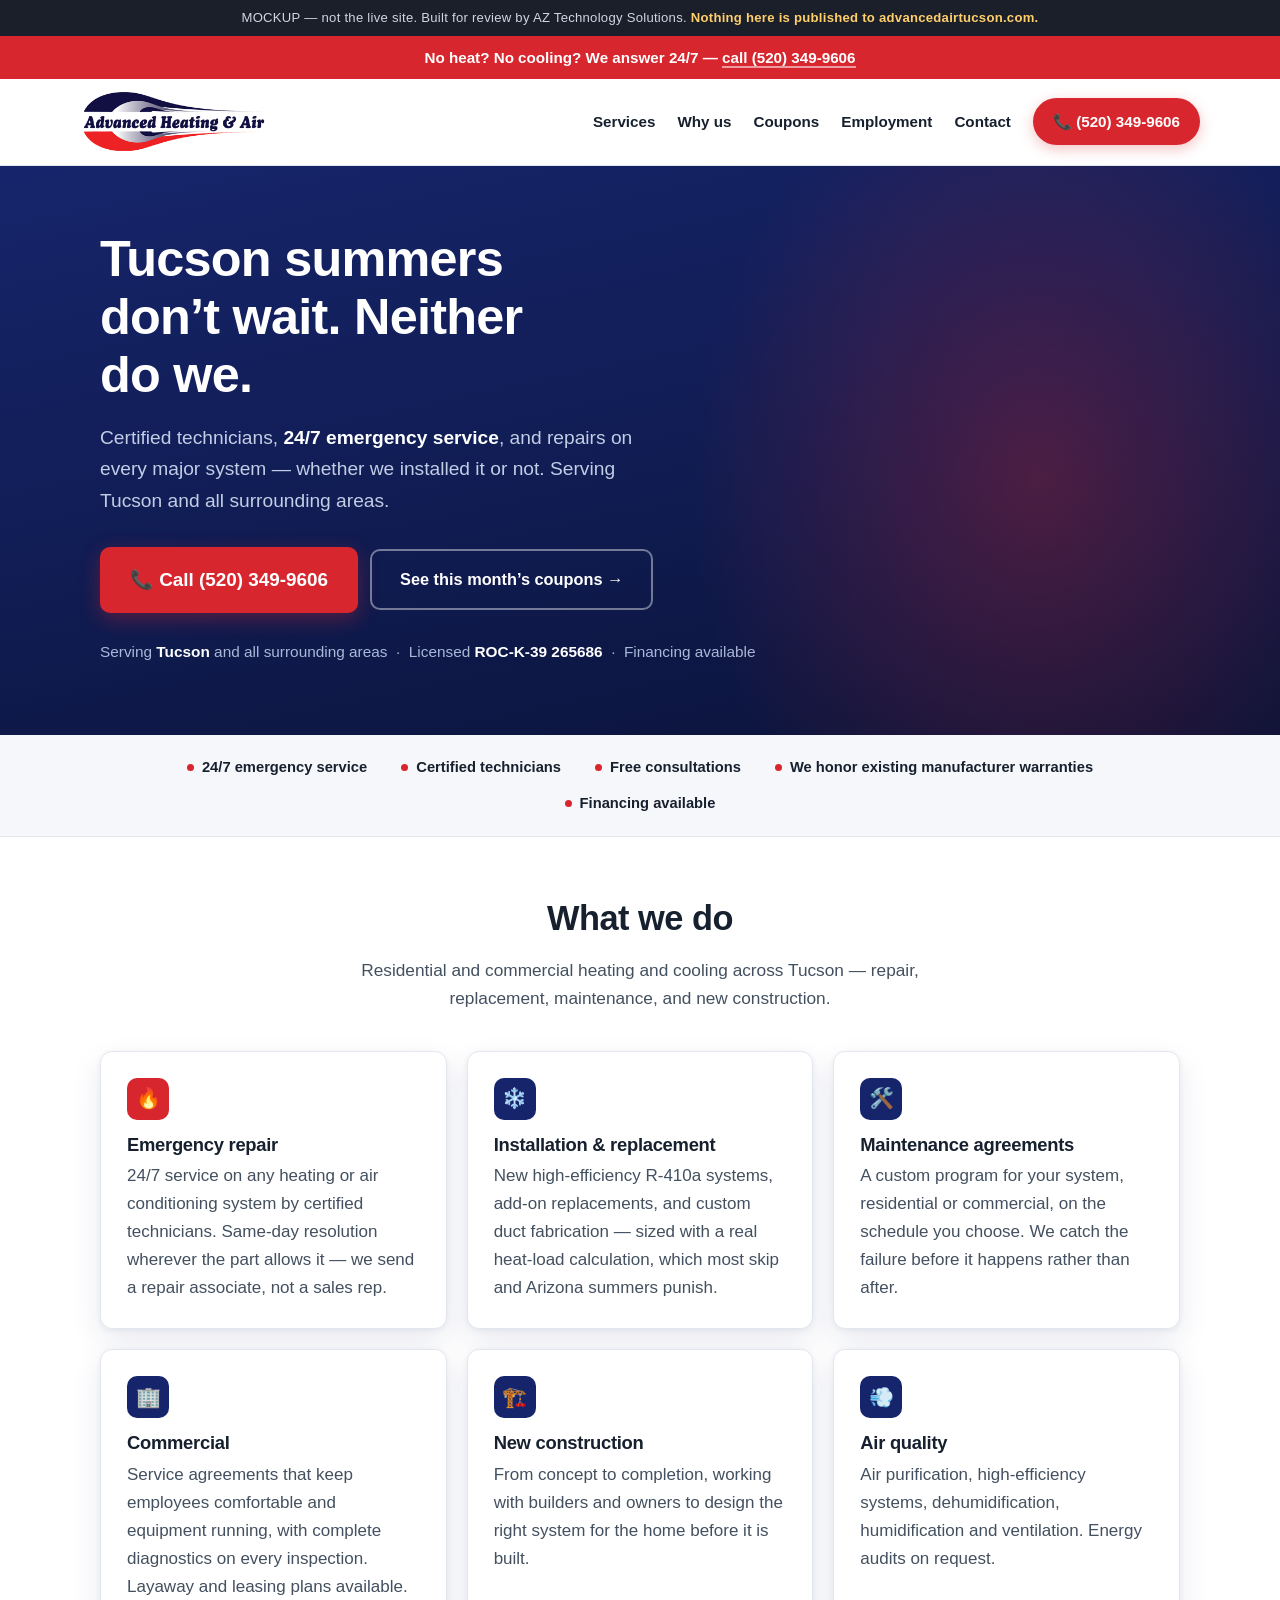
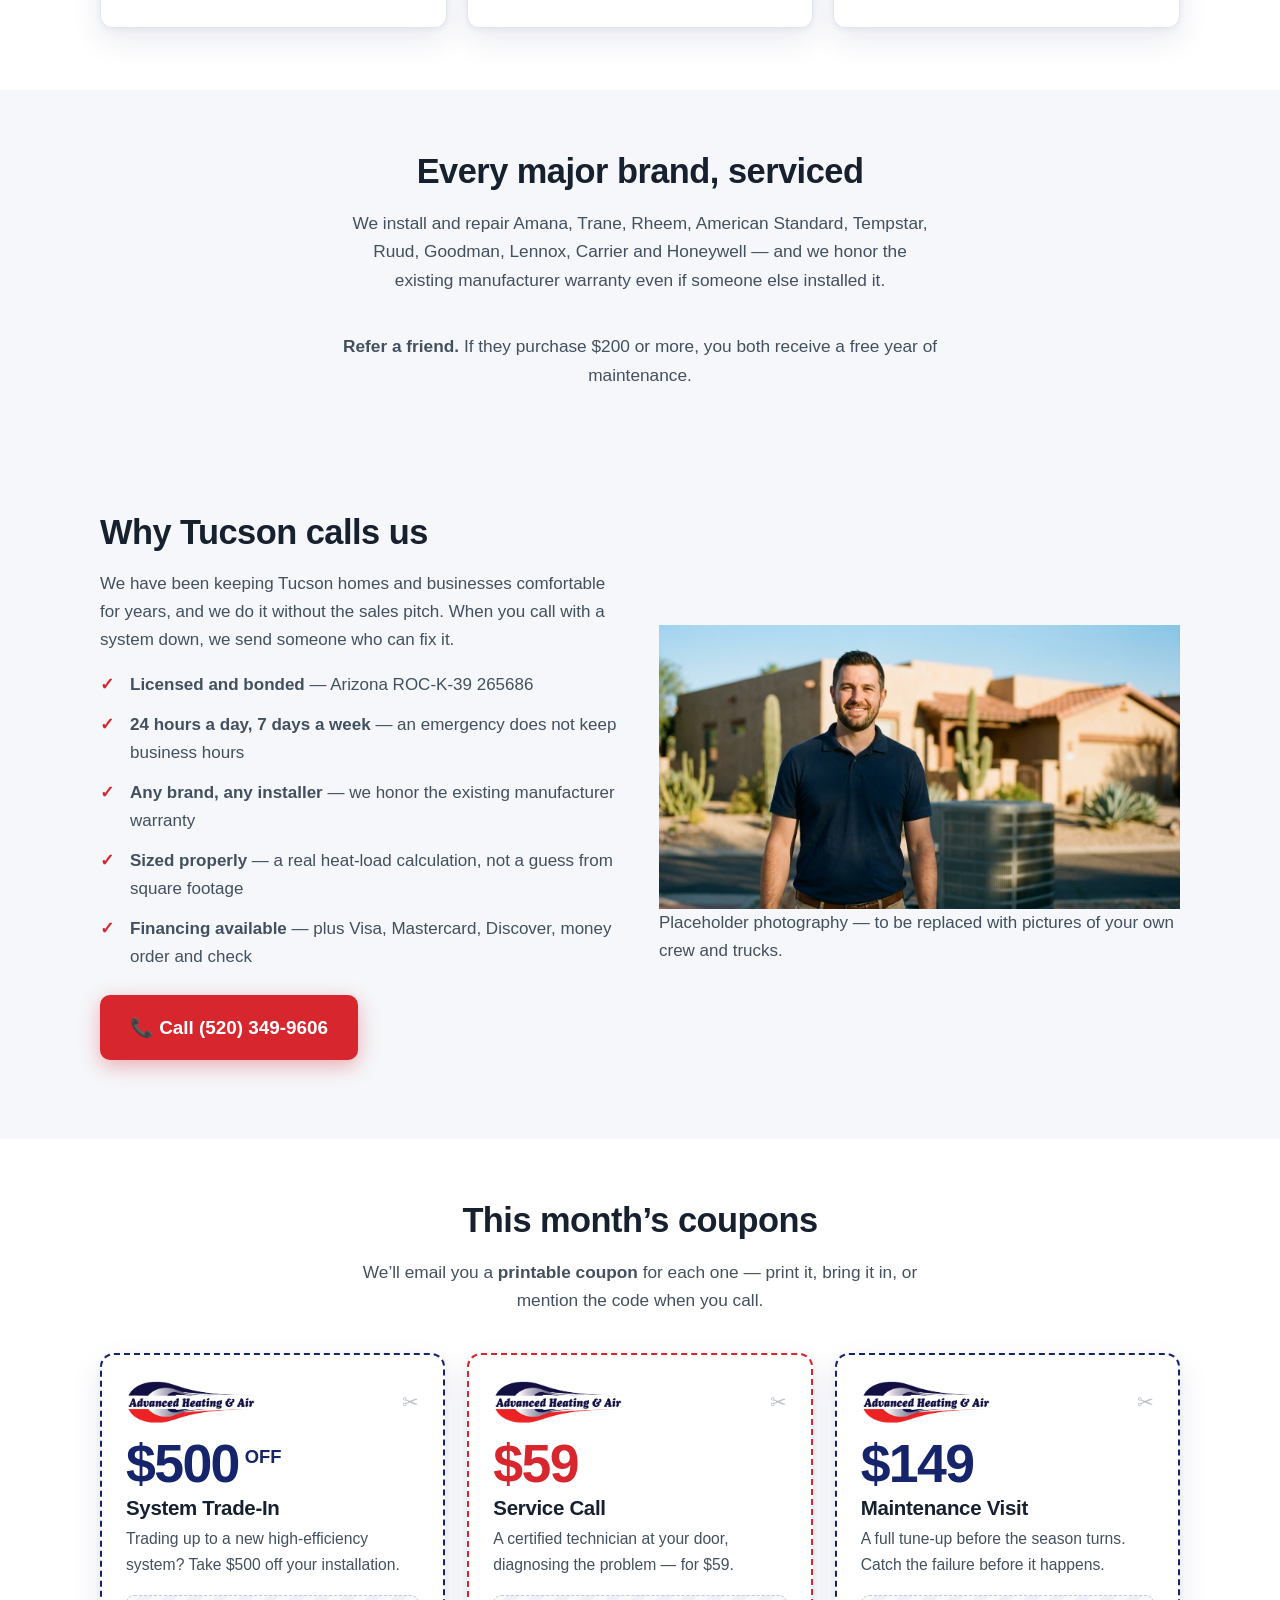
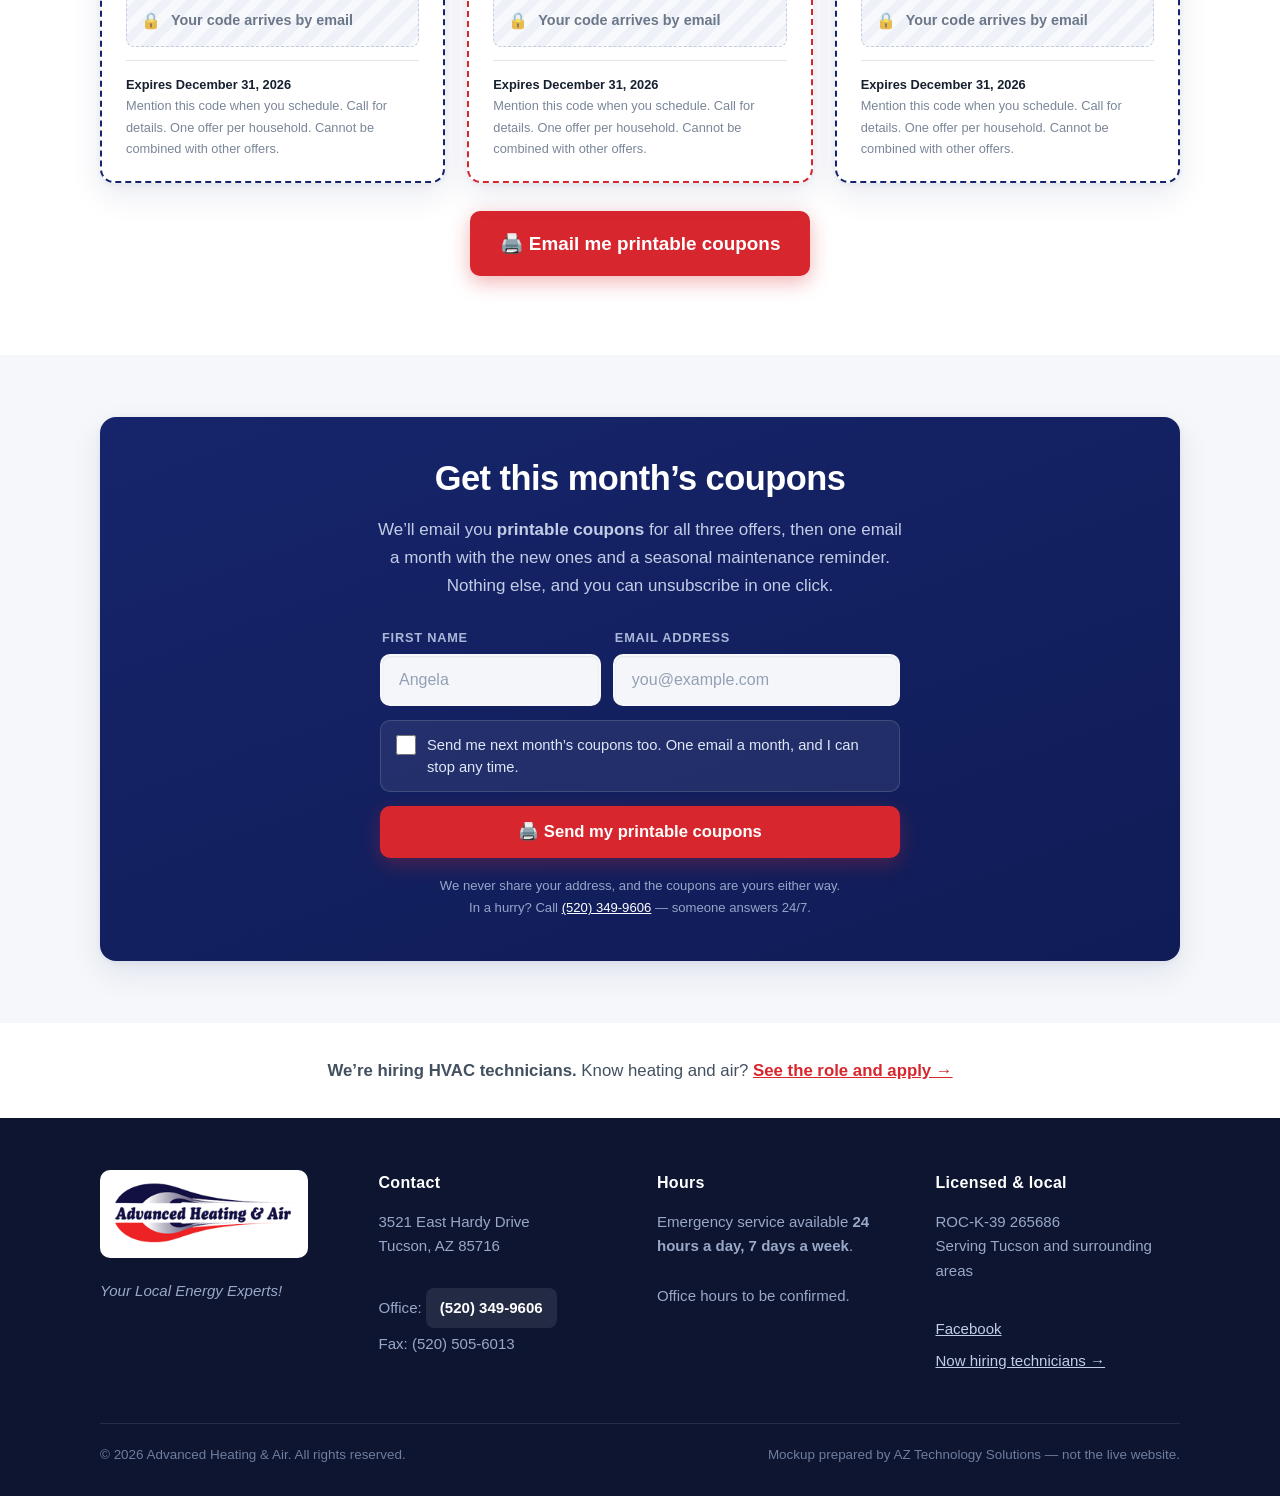
<file: index.html>
<!doctype html>
<html lang="en">
<head>
<meta charset="utf-8">
<meta name="viewport" content="width=device-width,initial-scale=1">
<meta name="robots" content="noindex, nofollow">
<title>Advanced Heating &amp; Air — Tucson HVAC Repair, Service &amp; Installation</title>
<meta name="description" content="Tucson heating and air conditioning repair, service and installation. 24/7 emergency service by certified technicians. Call 520-349-9606.">
<link rel="icon" href="favicon.png" sizes="32x32">
<link rel="apple-touch-icon" href="assets/icon-180.png">
<meta name="theme-color" content="#16256b">
<link rel="stylesheet" href="css/site.css">
</head>
<body>

<div class="mockbar">MOCKUP<span class="long"> — not the live site. Built for review by AZ Technology Solutions.</span> <b>Nothing here is published to advancedairtucson.com.</b></div>

<div class="callbar">No heat? No cooling? We answer 24/7 — <a href="tel:+15203499606">call (520) 349-9606</a></div>

<header class="site">
  <div class="wrap bar">
    <a href="index.html"><img src="assets/logo3.png" alt="Advanced Heating &amp; Air"></a>
    <nav class="main">
      <a href="services.html">Services</a>
      <a href="#why">Why us</a>
      <a href="coupons.html">Coupons</a>
      <a href="employment.html">Employment</a>
      <a href="contact.html">Contact</a>
      <a class="tel" href="tel:+15203499606">📞 (520) 349-9606</a>
    </nav>
  </div>
</header>

<div class="hero">
  <div class="wrap">
    <h1>Tucson summers don&rsquo;t wait. Neither do we.</h1>
    <p class="lede">Certified technicians, <b>24/7 emergency service</b>, and repairs on every major system &mdash; whether we installed it or not. Serving Tucson and all surrounding areas.</p>
    <div class="cta-row">
      <a class="btn btn-call" href="tel:+15203499606">📞 Call (520) 349-9606</a>
      <a class="btn btn-ghost" href="coupons.html">See this month&rsquo;s coupons →</a>
    </div>
    <p class="area">Serving <b>Tucson</b> and all surrounding areas &nbsp;·&nbsp; Licensed <b>ROC-K-39 265686</b> &nbsp;·&nbsp; Financing available</p>
  </div>
</div>

<div class="trust">
  <div class="wrap">
    <ul>
      <li><span class="dot"></span> 24/7 emergency service</li>
      <li><span class="dot"></span> Certified technicians</li>
      <li><span class="dot"></span> Free consultations</li>
      <li><span class="dot"></span> We honor existing manufacturer warranties</li>
      <li><span class="dot"></span> Financing available</li>
    </ul>
  </div>
</div>

<section id="services">
  <div class="wrap">
    <div class="center">
      <h2>What we do</h2>
      <p class="sub">Residential and commercial heating and cooling across Tucson &mdash; repair, replacement, maintenance, and new construction.</p>
    </div>
    <div class="grid g3">
      <div class="card red">
        <div class="ico">🔥</div>
        <h3>Emergency repair</h3>
        <p>24/7 service on any heating or air conditioning system by certified technicians. Same-day resolution wherever the part allows it &mdash; we send a repair associate, not a sales rep.</p>
      </div>
      <div class="card">
        <div class="ico">❄️</div>
        <h3>Installation &amp; replacement</h3>
        <p>New high-efficiency R-410a systems, add-on replacements, and custom duct fabrication &mdash; sized with a real heat-load calculation, which most skip and Arizona summers punish.</p>
      </div>
      <div class="card">
        <div class="ico">🛠️</div>
        <h3>Maintenance agreements</h3>
        <p>A custom program for your system, residential or commercial, on the schedule you choose. We catch the failure before it happens rather than after.</p>
      </div>
      <div class="card">
        <div class="ico">🏢</div>
        <h3>Commercial</h3>
        <p>Service agreements that keep employees comfortable and equipment running, with complete diagnostics on every inspection. Layaway and leasing plans available.</p>
      </div>
      <div class="card">
        <div class="ico">🏗️</div>
        <h3>New construction</h3>
        <p>From concept to completion, working with builders and owners to design the right system for the home before it is built.</p>
      </div>
      <div class="card">
        <div class="ico">💨</div>
        <h3>Air quality</h3>
        <p>Air purification, high-efficiency systems, dehumidification, humidification and ventilation. Energy audits on request.</p>
      </div>
    </div>
  </div>
</section>

<section class="alt" id="why">
  <div class="wrap">
    <div class="center">
      <h2>Every major brand, serviced</h2>
      <p class="sub">We install and repair Amana, Trane, Rheem, American Standard, Tempstar, Ruud, Goodman, Lennox, Carrier and Honeywell &mdash; and we honor the existing manufacturer warranty even if someone else installed it.</p>
      <p class="sub" style="margin-bottom:0"><b>Refer a friend.</b> If they purchase $200 or more, you both receive a free year of maintenance.</p>
    </div>
  </div>
</section>

<section class="alt" id="trustband">
  <div class="wrap">
    <div class="split">
      <div>
        <h2>Why Tucson calls us</h2>
        <p>We have been keeping Tucson homes and businesses comfortable for years, and we do it without the sales pitch. When you call with a system down, we send someone who can fix it.</p>
        <ul class="ticks">
          <li><b>Licensed and bonded</b> — Arizona ROC-K-39 265686</li>
          <li><b>24 hours a day, 7 days a week</b> — an emergency does not keep business hours</li>
          <li><b>Any brand, any installer</b> — we honor the existing manufacturer warranty</li>
          <li><b>Sized properly</b> — a real heat-load calculation, not a guess from square footage</li>
          <li><b>Financing available</b> — plus Visa, Mastercard, Discover, money order and check</li>
        </ul>
        <p class="noprint"><a class="btn btn-call" href="tel:+15203499606">📞 Call (520) 349-9606</a></p>
      </div>
      <div>
        <figure class="photo" style="margin:0">
          <img src="assets/photo-tech.jpg" alt="Placeholder image: a heating and air conditioning technician checking a residential condenser unit outside a Tucson home" width="1400" height="763" loading="lazy">
          <figcaption>Placeholder photography &mdash; to be replaced with pictures of your own crew and trucks.</figcaption>
        </figure>
      </div>
    </div>
  </div>
</section>

<section>
  <div class="wrap">
    <div class="center">
      <h2>This month&rsquo;s coupons</h2>
      <p class="sub">We&rsquo;ll email you a <b>printable coupon</b> for each one &mdash; print it, bring it in, or mention the code when you call.</p>
    </div>
    <p class="noprint center" data-printbar hidden style="margin-bottom:22px">
      <a class="btn btn-call" href="javascript:window.print()">🖨️ Print my coupons</a>
    </p>
    <div class="coupons" id="coupons"></div>
    <p class="center" style="margin-top:28px">
      <a class="btn btn-call" href="#contact">🖨️ Email me printable coupons</a>
    </p>
  </div>
</section>

<section class="alt" id="contact">
  <div class="wrap">
    <div class="gate" data-gate>
      <h2>Get this month&rsquo;s coupons</h2>
      <p>We&rsquo;ll email you <b>printable coupons</b> for all three offers, then one email a month with the new ones and a seasonal maintenance reminder. Nothing else, and you can unsubscribe in one click.</p>
      <form novalidate>
        <div class="row2">
          <div><label for="aa-name">First name</label>
            <input id="aa-name" type="text" name="name" placeholder="Angela" autocomplete="given-name"></div>
          <div><label for="aa-email">Email address</label>
            <input id="aa-email" type="email" name="email" placeholder="you@example.com" autocomplete="email" required></div>
        </div>
        <label class="consent">
          <input type="checkbox" name="consent" value="yes">
          <span>Send me next month&rsquo;s coupons too. One email a month, and I can stop any time.</span>
        </label>
        <div class="cf-turnstile" data-sitekey="1x00000000000000000000BB" data-size="invisible" data-appearance="interaction-only"></div>
        <button type="submit">🖨️ Send my printable coupons</button>
        <p class="err" data-err hidden></p>
      </form>
      <div class="done">
        <b>Check your inbox.</b>
        Your <b>printable coupons</b> are on the way to <span data-sentto>you</span>, and the codes have unlocked above.<br><span data-consentnote class="cnote"></span>
      </div>
      <p class="fine">We never share your address, and the coupons are yours either way.<br>
      In a hurry? Call <a href="tel:+15203499606" style="color:#fff">(520) 349-9606</a> &mdash; someone answers 24/7.</p>
    </div>
  </div>
</section>

<section class="noprint" style="padding:34px 0">
  <div class="wrap center">
    <p style="margin:0;font-size:1.05rem"><b>We&rsquo;re hiring HVAC technicians.</b> Know heating and air? <a href="employment.html" style="color:var(--red);font-weight:700">See the role and apply →</a></p>
  </div>
</section>

<footer class="site">
  <div class="wrap">
    <div class="fgrid">
      <div>
        <span class="logochip"><img src="assets/logo2.png" alt="Advanced Heating &amp; Air"></span>
        <p><em>Your Local Energy Experts!</em></p>
      </div>
      <div>
        <h4>Contact</h4>
        <p>
          3521 East Hardy Drive<br>
          Tucson, AZ 85716<br><br>
          Office: <a href="tel:+15203499606">(520) 349-9606</a><br>
          Fax: (520) 505-6013
        </p>
      </div>
      <div>
        <h4>Hours</h4>
        <p>Emergency service available <b>24 hours a day, 7 days a week</b>.<br><br>
        Office hours to be confirmed.</p>
      </div>
      <div>
        <h4>Licensed &amp; local</h4>
        <p>ROC-K-39 265686<br>
        Serving Tucson and surrounding areas<br><br>
        <a href="https://www.facebook.com/advancedairtucson" rel="noopener">Facebook</a><br>
        <a href="employment.html">Now hiring technicians →</a></p>
      </div>
    </div>
    <div class="legal">
      <span>&copy; 2026 Advanced Heating &amp; Air. All rights reserved.</span>
      <span>Mockup prepared by AZ Technology Solutions &mdash; not the live website.</span>
    </div>
  </div>
</footer>

<script src="https://challenges.cloudflare.com/turnstile/v0/api.js" async defer></script>
<script src="js/coupons.js"></script>
</body>
</html>
</file>
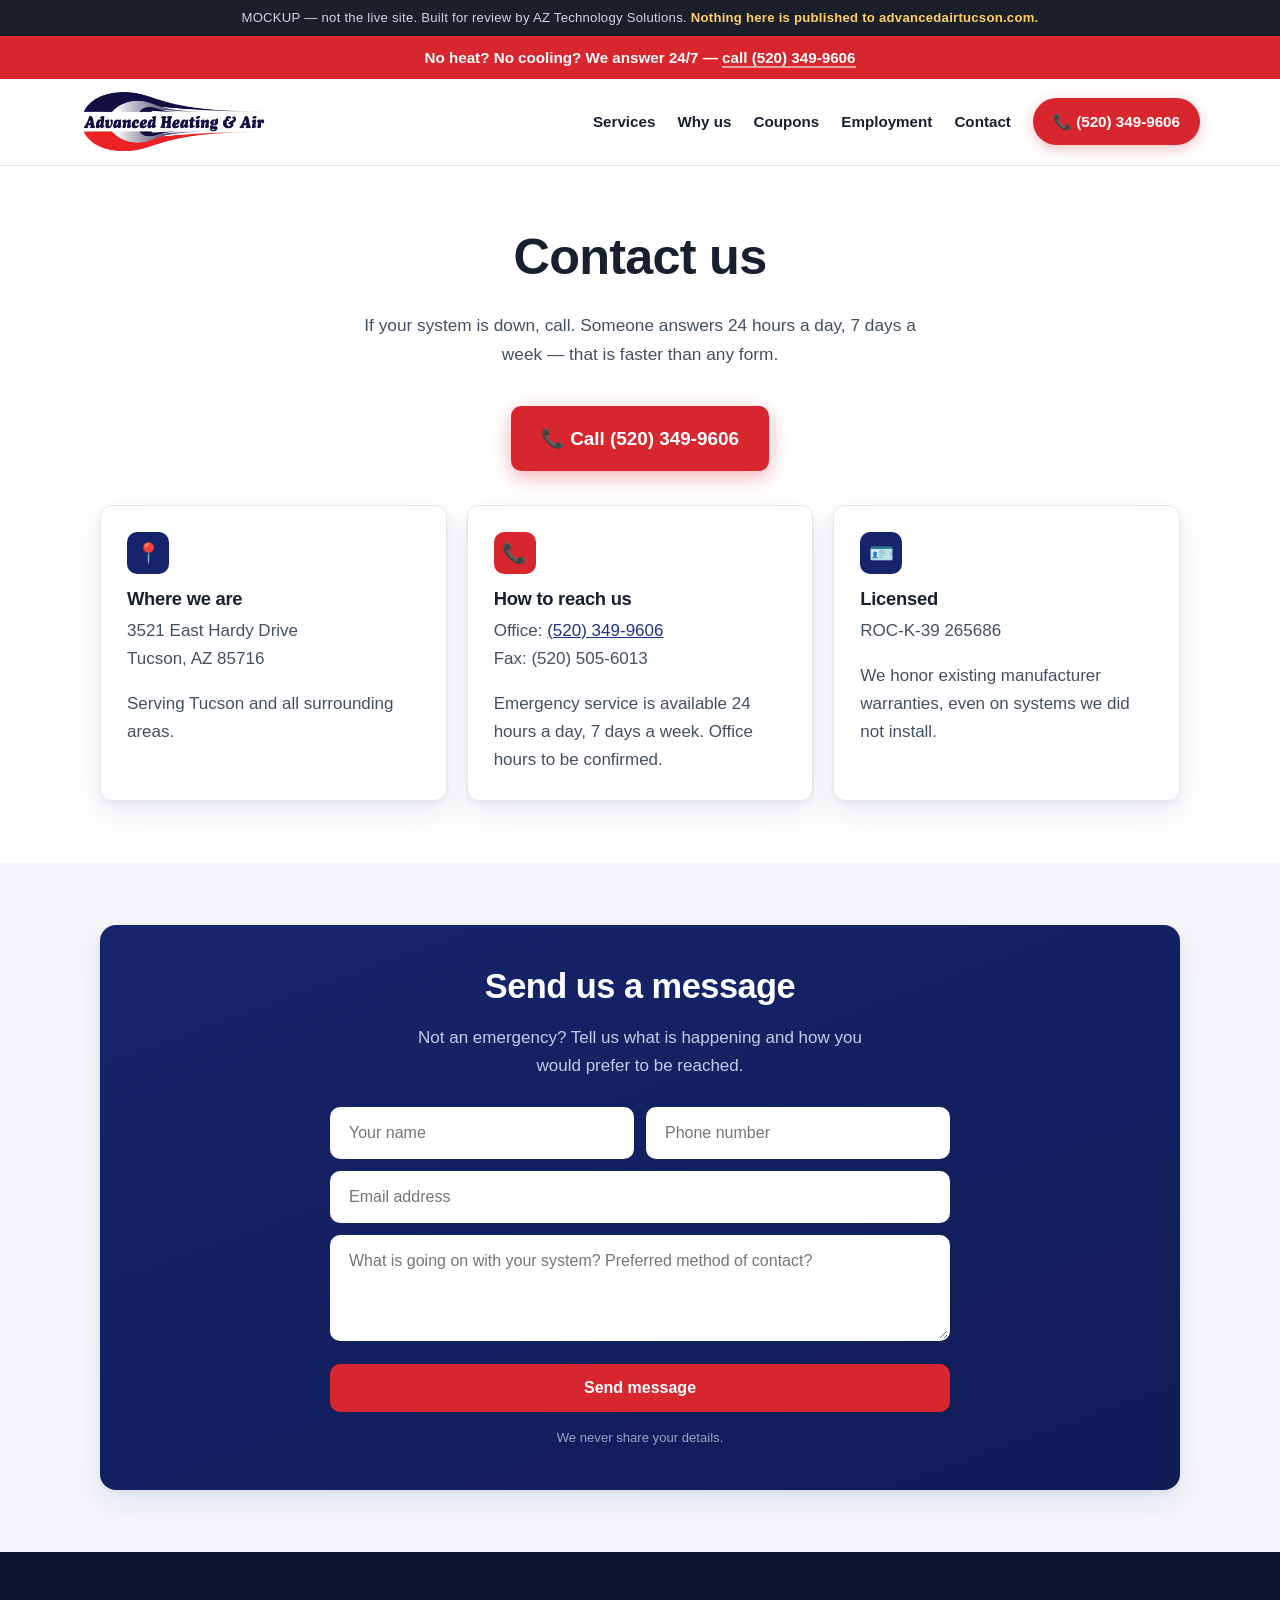
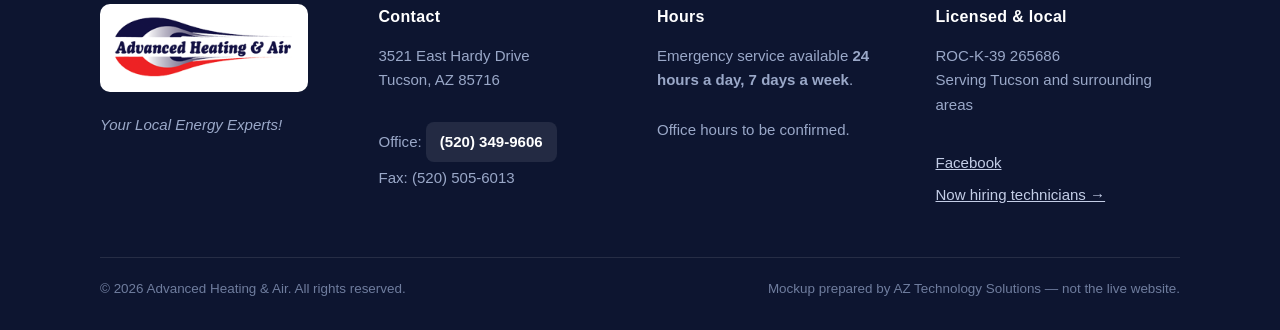
<file: contact-us/index.html>
<!doctype html>
<html lang="en">
<head>
<meta charset="utf-8">
<meta name="robots" content="noindex, nofollow">
<link rel="canonical" href="https://advancedairtucson.com/contact.html">
<meta http-equiv="refresh" content="0; url=../contact.html">
<title>Contact Us — Advanced Heating &amp; Air</title>
</head>
<body>
<p>This page has moved. <a href="../contact.html">Continue to Contact Us</a>.</p>
<script>location.replace('../contact.html');</script>
</body>
</html>
</file>
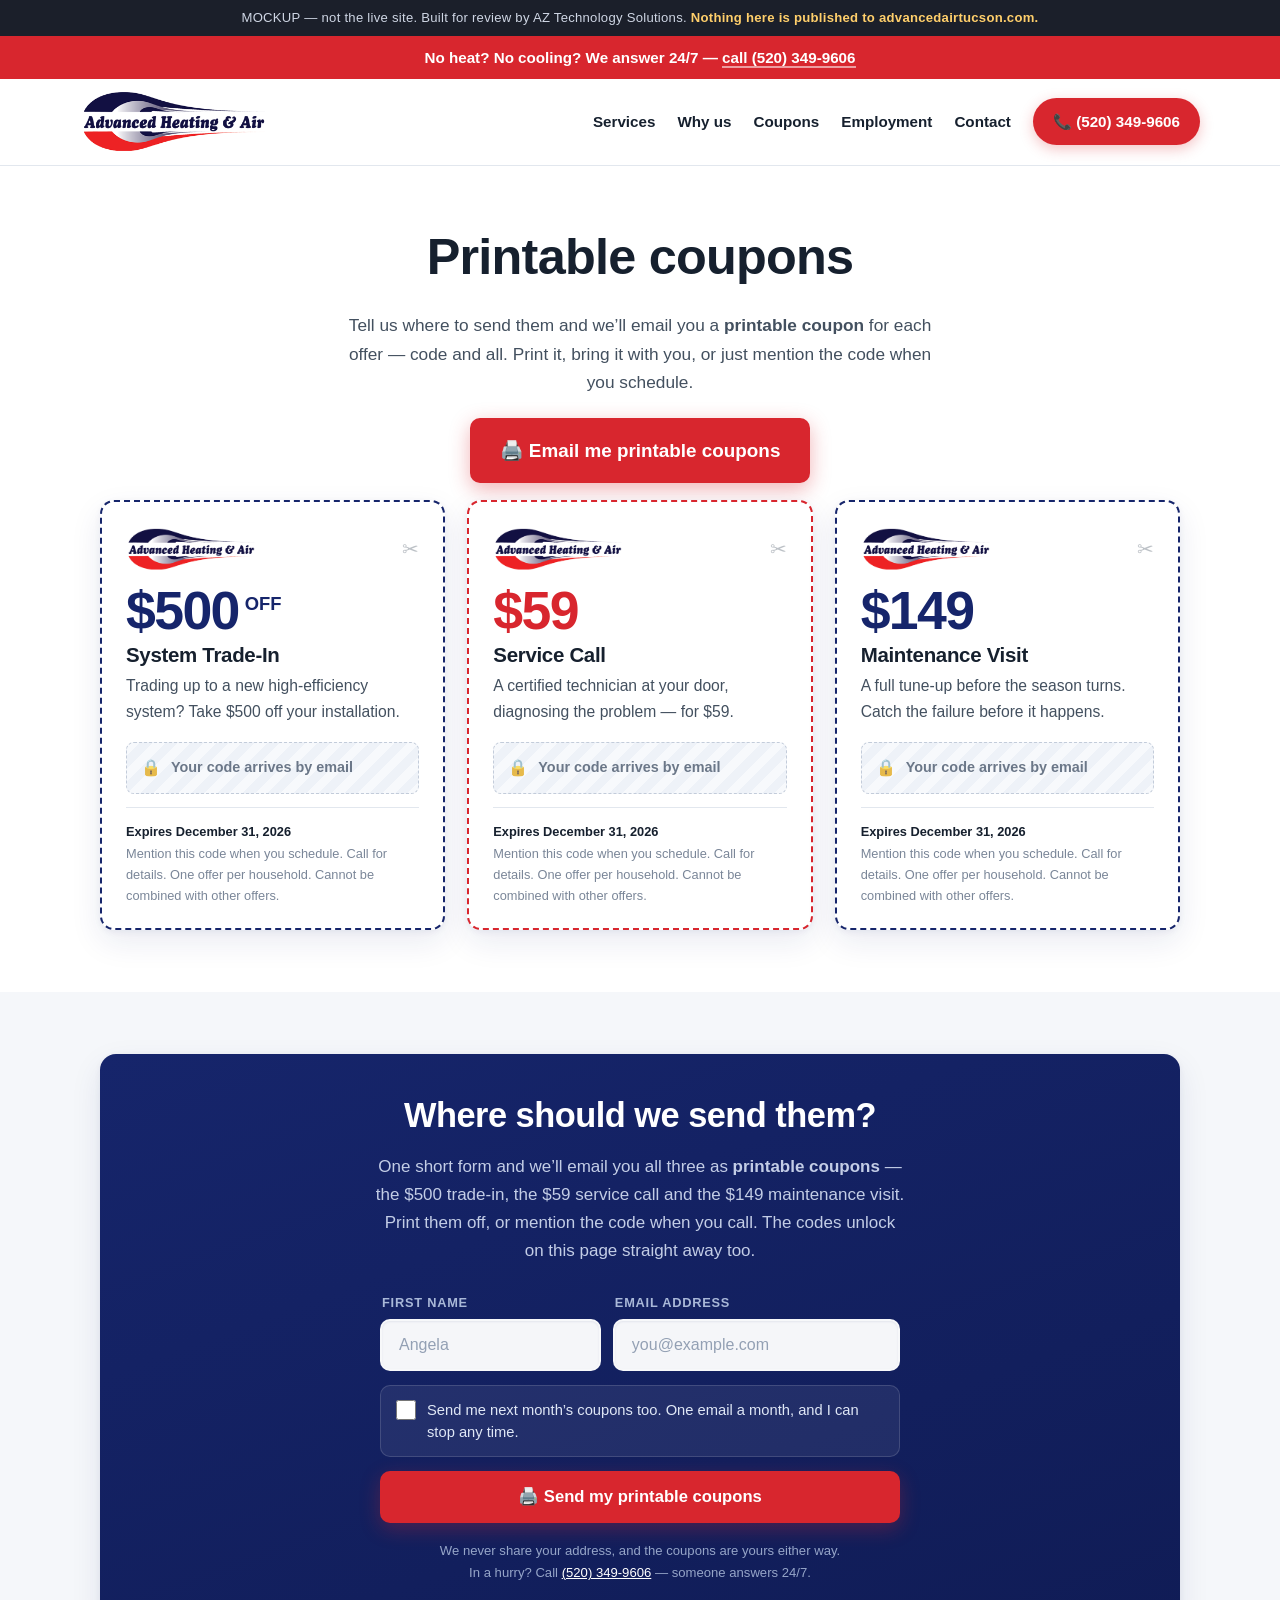
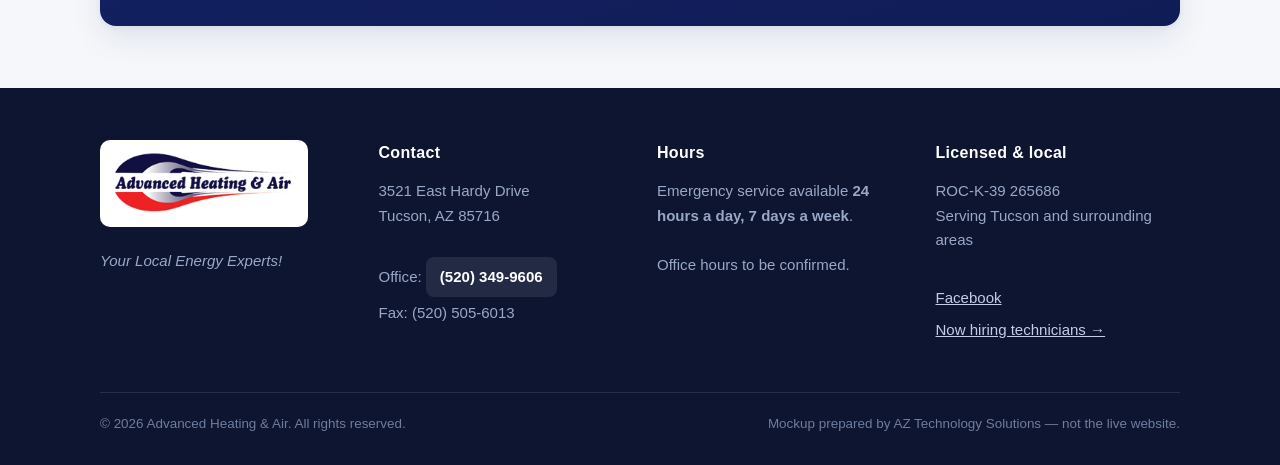
<file: coupons/index.html>
<!doctype html>
<html lang="en">
<head>
<meta charset="utf-8">
<meta name="robots" content="noindex, nofollow">
<link rel="canonical" href="https://advancedairtucson.com/coupons.html">
<meta http-equiv="refresh" content="0; url=../coupons.html">
<title>Coupons — Advanced Heating &amp; Air</title>
</head>
<body>
<p>This page has moved. <a href="../coupons.html">Continue to Coupons</a>.</p>
<script>location.replace('../coupons.html');</script>
</body>
</html>
</file>
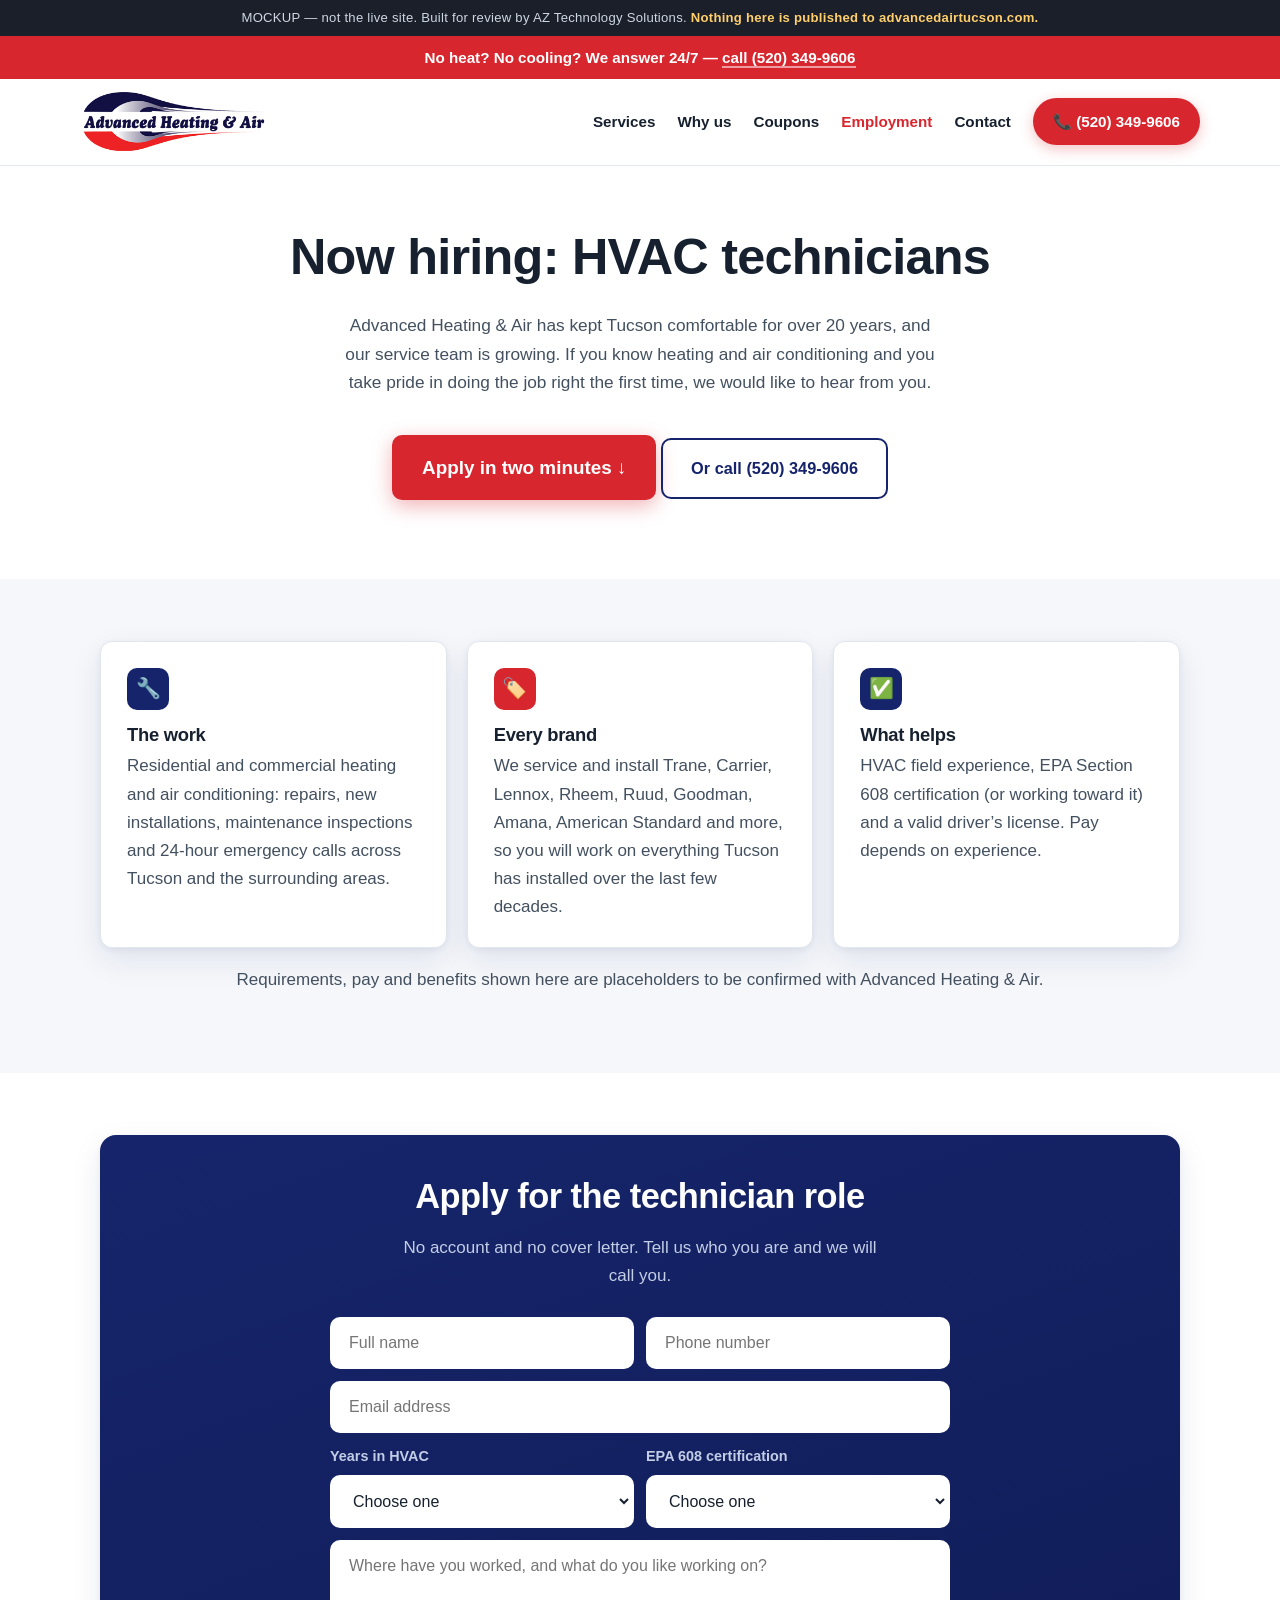
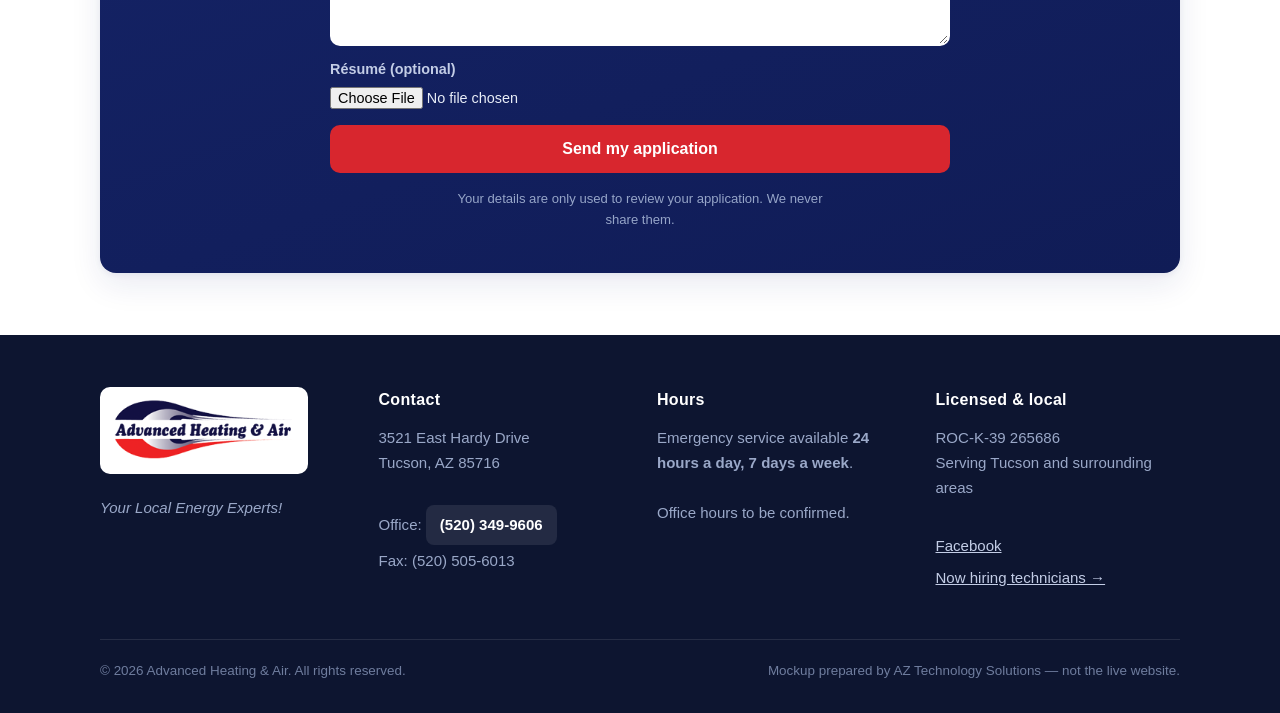
<file: jobs/index.html>
<!doctype html>
<html lang="en">
<head>
<meta charset="utf-8">
<meta name="robots" content="noindex, nofollow">
<link rel="canonical" href="https://advancedairtucson.com/employment.html">
<meta http-equiv="refresh" content="0; url=../employment.html">
<title>Jobs Listing — Advanced Heating &amp; Air</title>
</head>
<body>
<p>This page has moved. <a href="../employment.html">Continue to Employment</a>.</p>
<script>location.replace('../employment.html');</script>
</body>
</html>
</file>
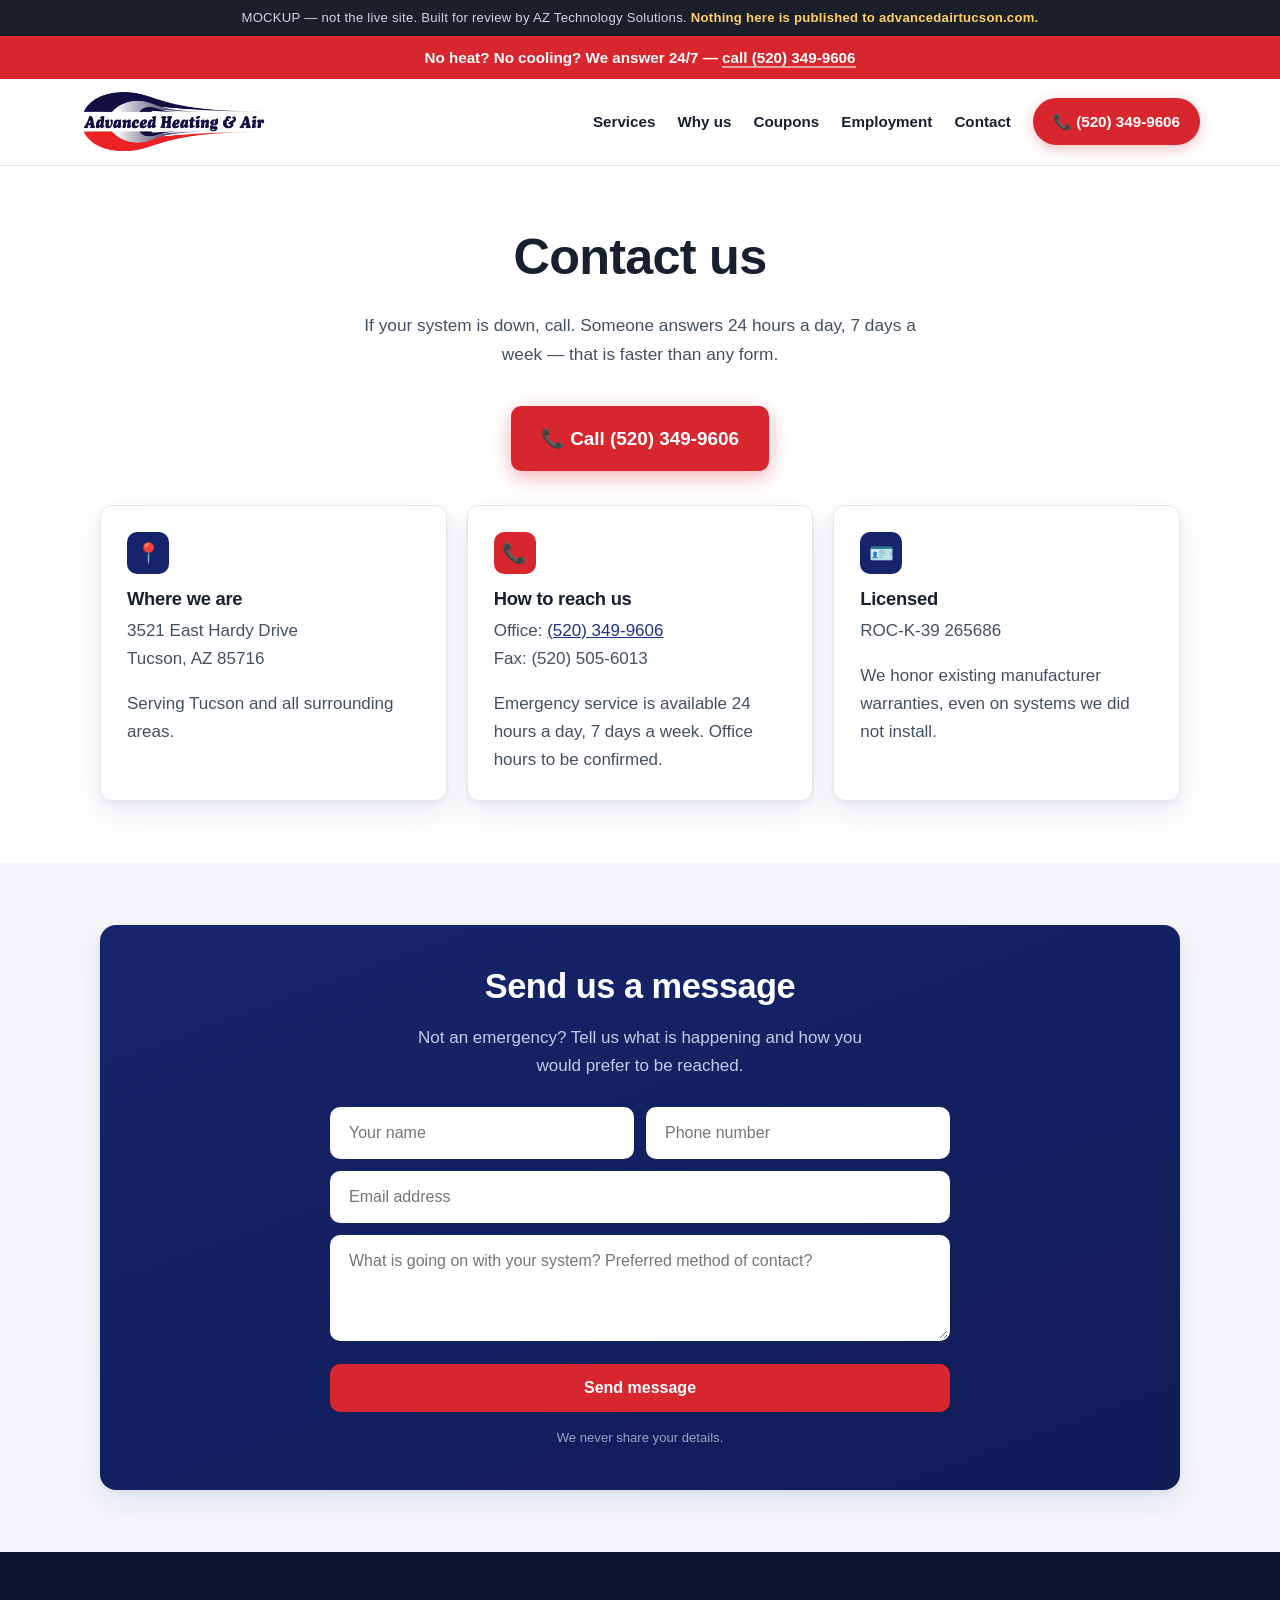
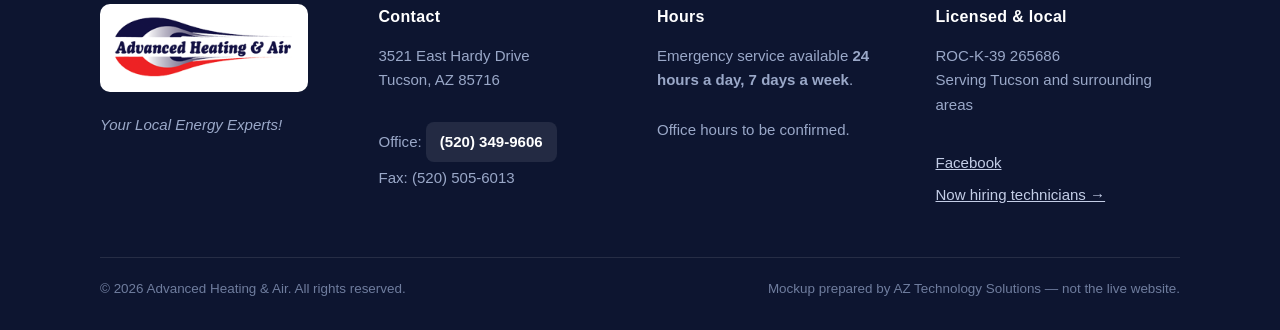
<file: online-estimate/index.html>
<!doctype html>
<html lang="en">
<head>
<meta charset="utf-8">
<meta name="robots" content="noindex, nofollow">
<link rel="canonical" href="https://advancedairtucson.com/contact.html">
<meta http-equiv="refresh" content="0; url=../contact.html">
<title>Online Estimate — Advanced Heating &amp; Air</title>
</head>
<body>
<p>This page has moved. <a href="../contact.html">Continue to Online Estimate</a>.</p>
<script>location.replace('../contact.html');</script>
</body>
</html>
</file>
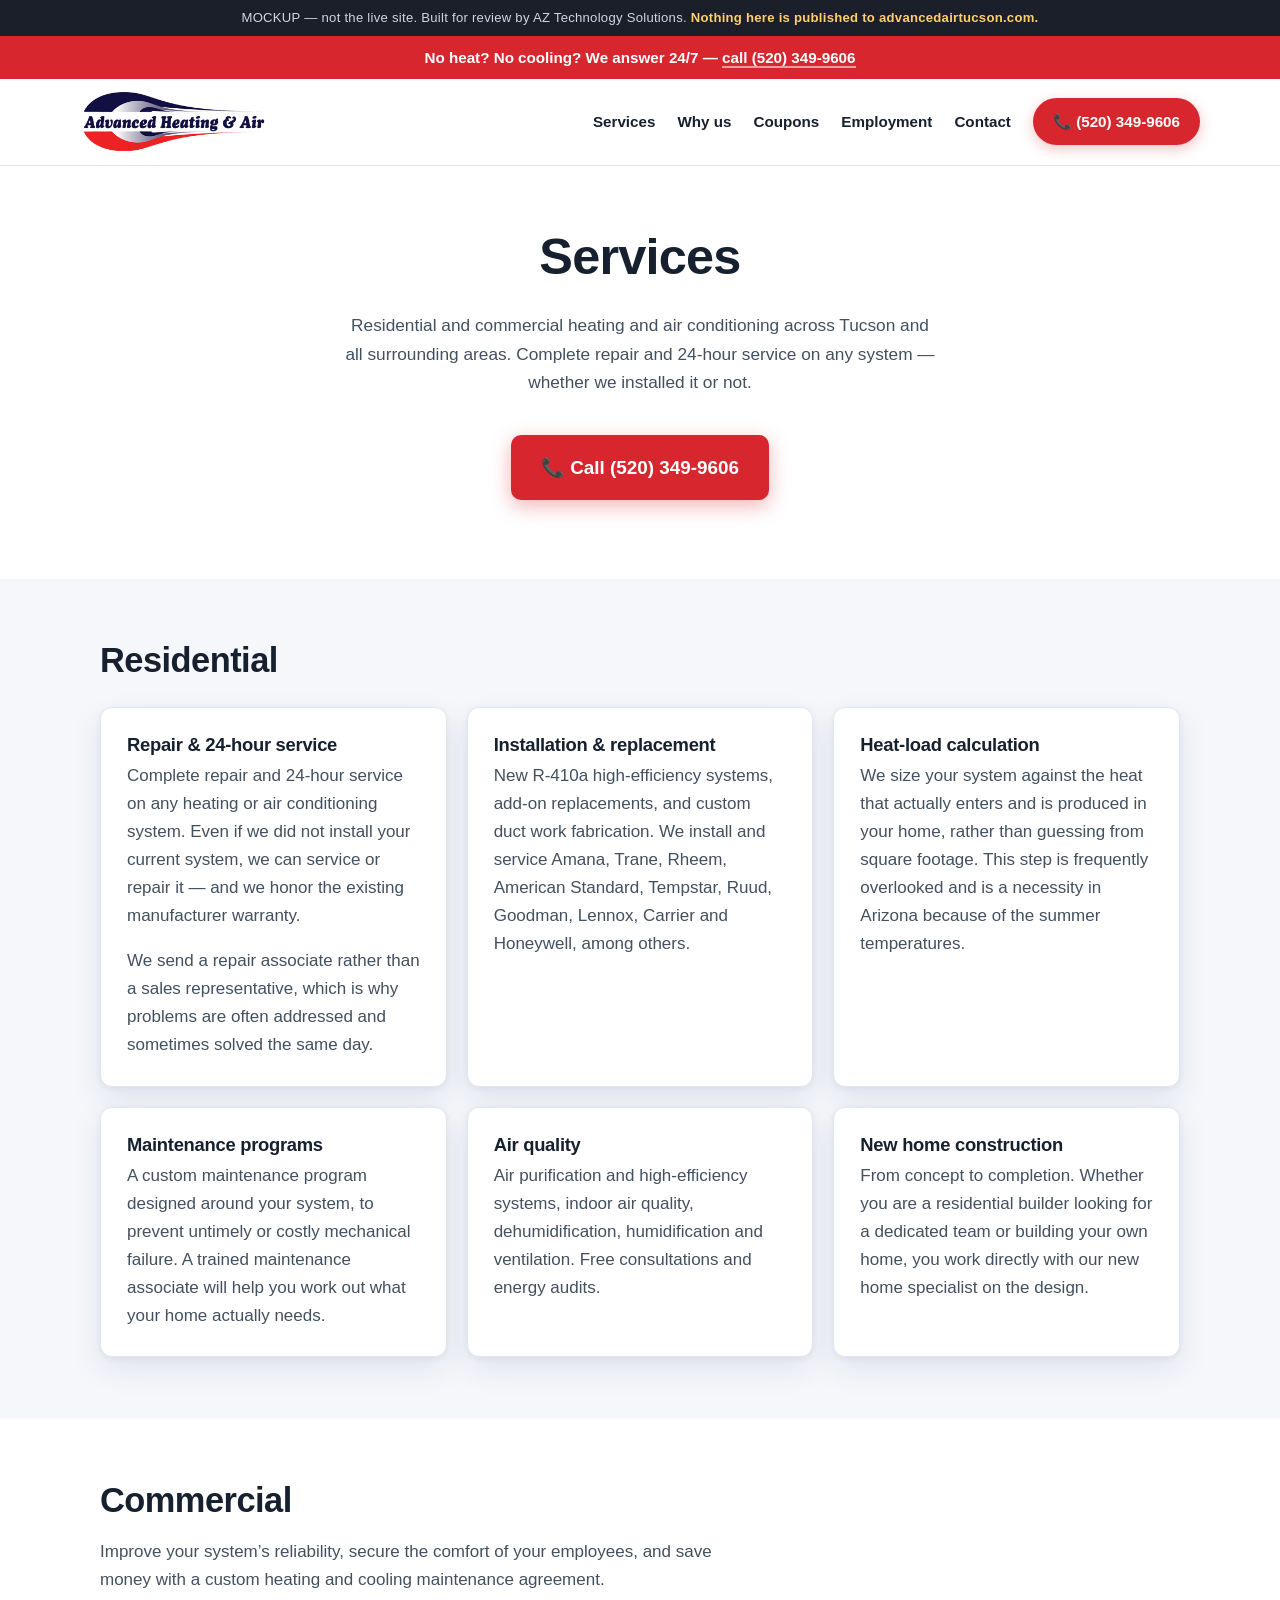
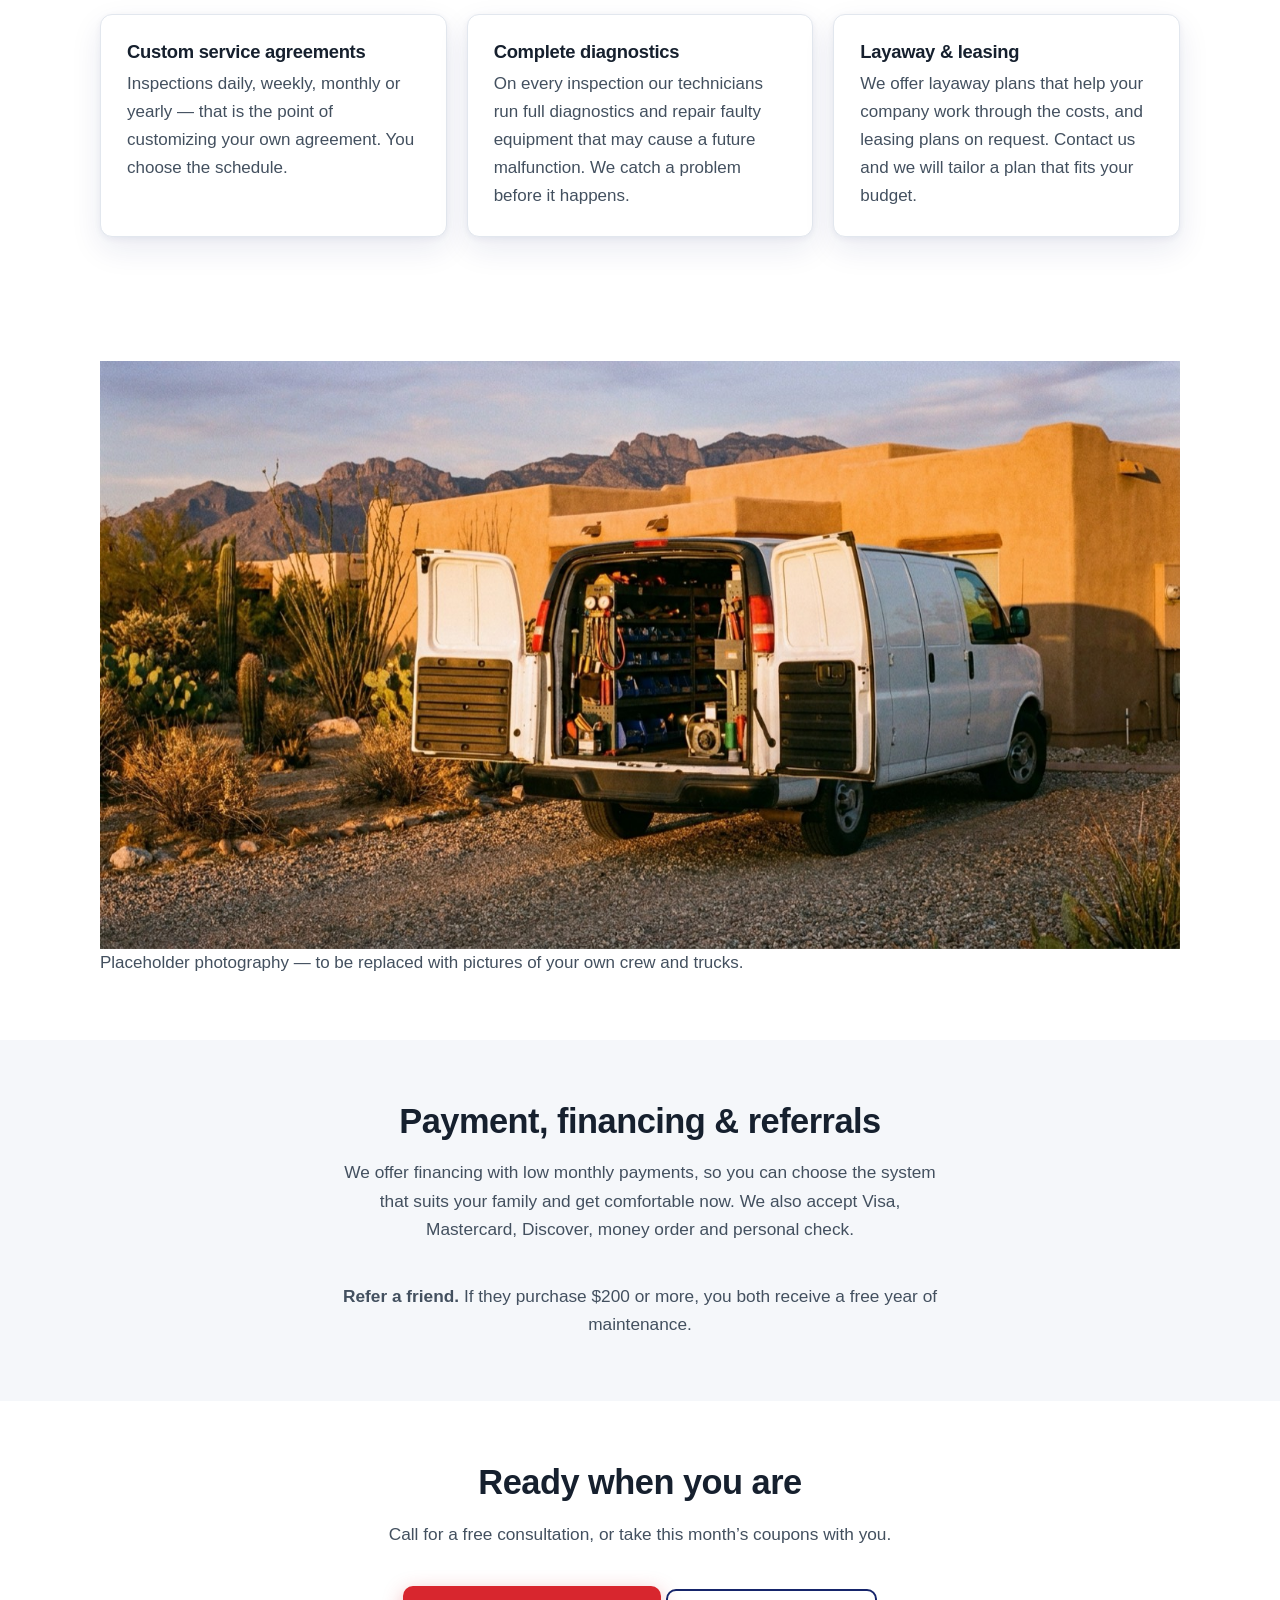
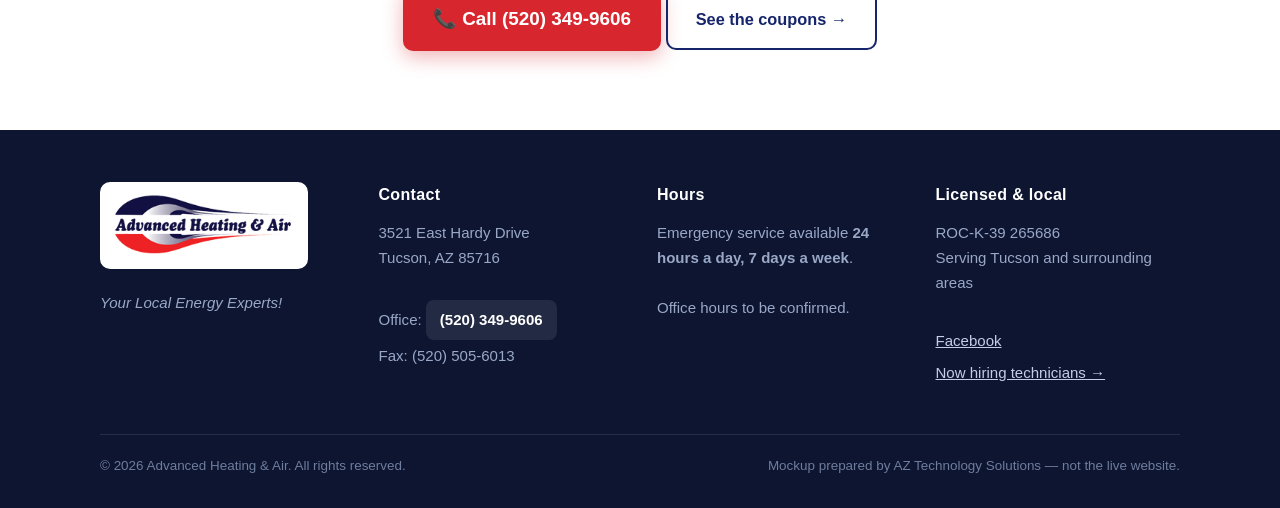
<file: referrals/index.html>
<!doctype html>
<html lang="en">
<head>
<meta charset="utf-8">
<meta name="robots" content="noindex, nofollow">
<link rel="canonical" href="https://advancedairtucson.com/services.html#refer">
<meta http-equiv="refresh" content="0; url=../services.html#refer">
<title>Referrals — Advanced Heating &amp; Air</title>
</head>
<body>
<p>This page has moved. <a href="../services.html#refer">Continue to Referrals</a>.</p>
<script>location.replace('../services.html#refer');</script>
</body>
</html>
</file>
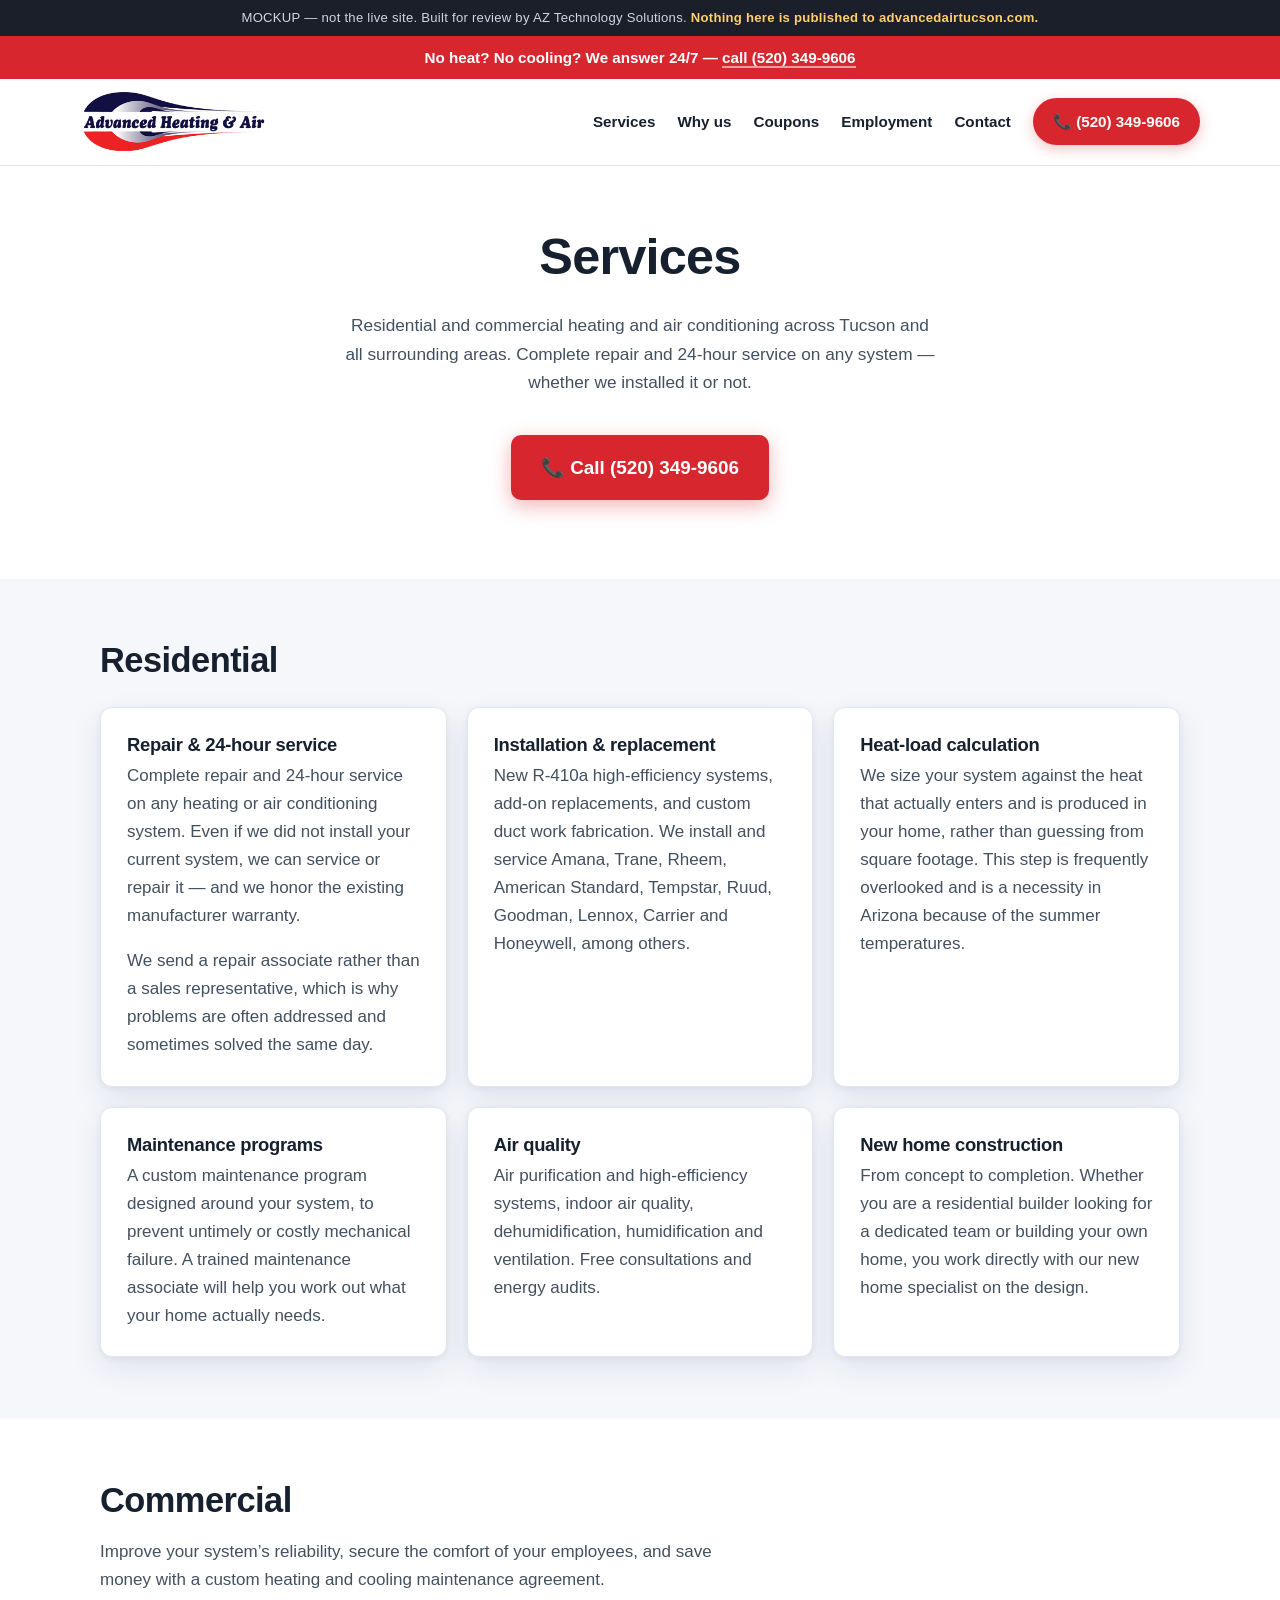
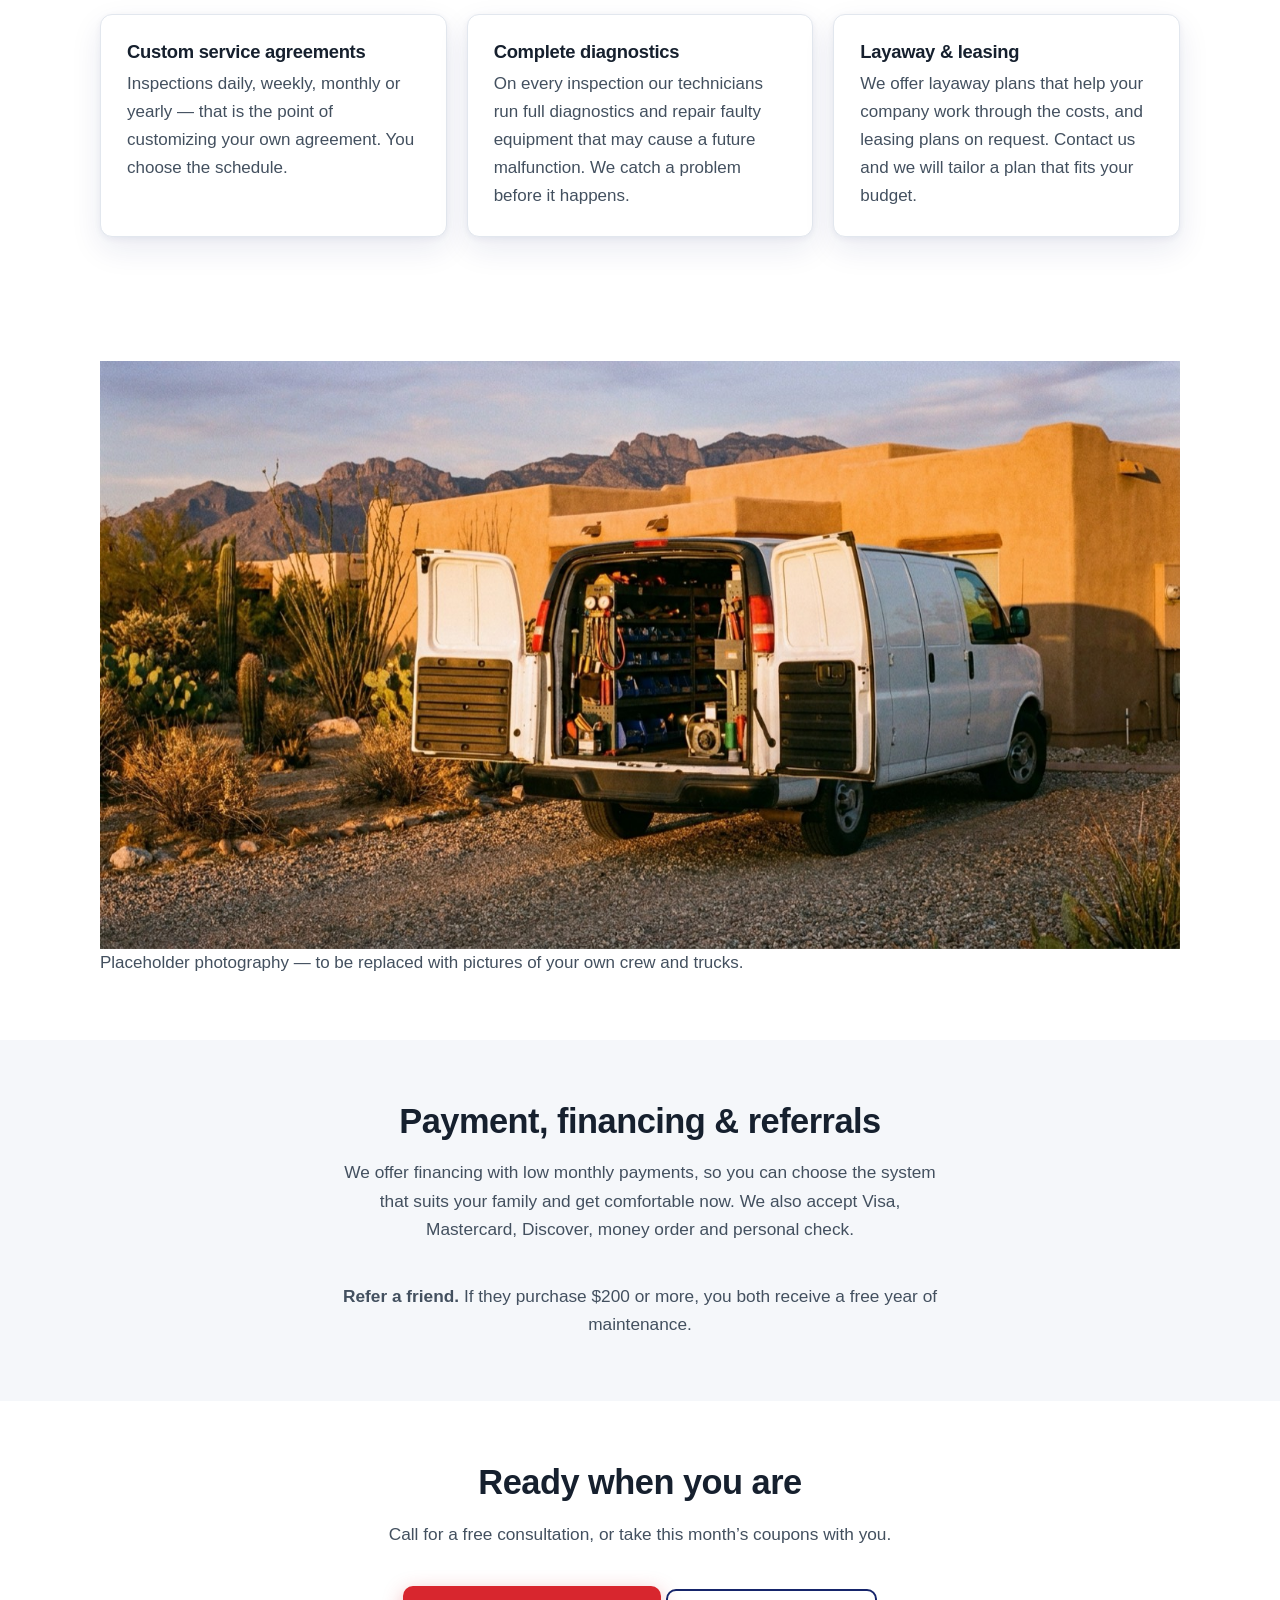
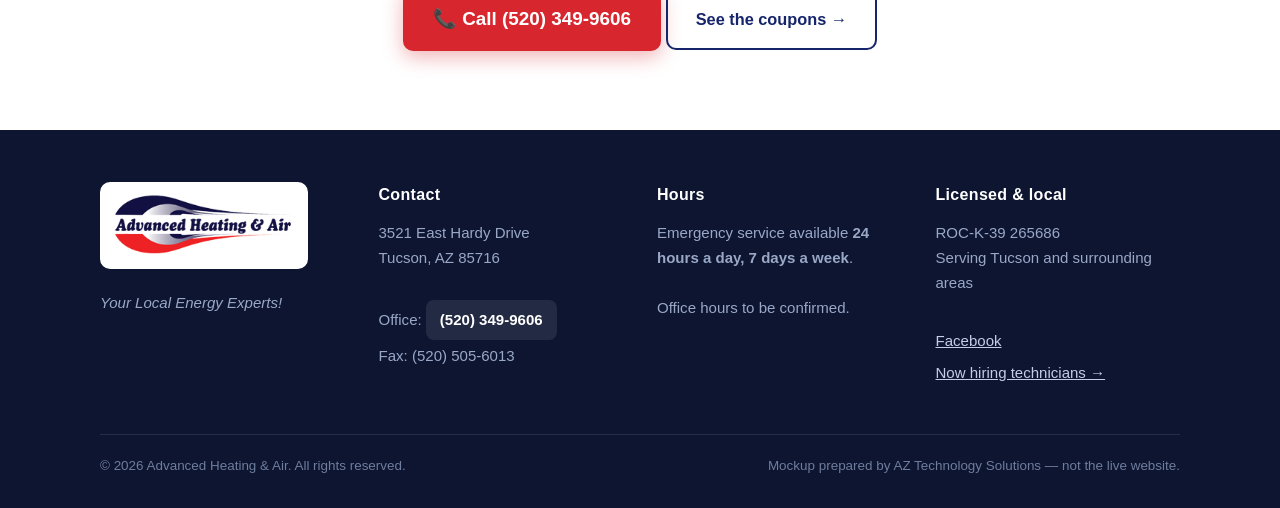
<file: services/index.html>
<!doctype html>
<html lang="en">
<head>
<meta charset="utf-8">
<meta name="robots" content="noindex, nofollow">
<link rel="canonical" href="https://advancedairtucson.com/services.html">
<meta http-equiv="refresh" content="0; url=../services.html">
<title>Services — Advanced Heating &amp; Air</title>
</head>
<body>
<p>This page has moved. <a href="../services.html">Continue to Services</a>.</p>
<script>location.replace('../services.html');</script>
</body>
</html>
</file>
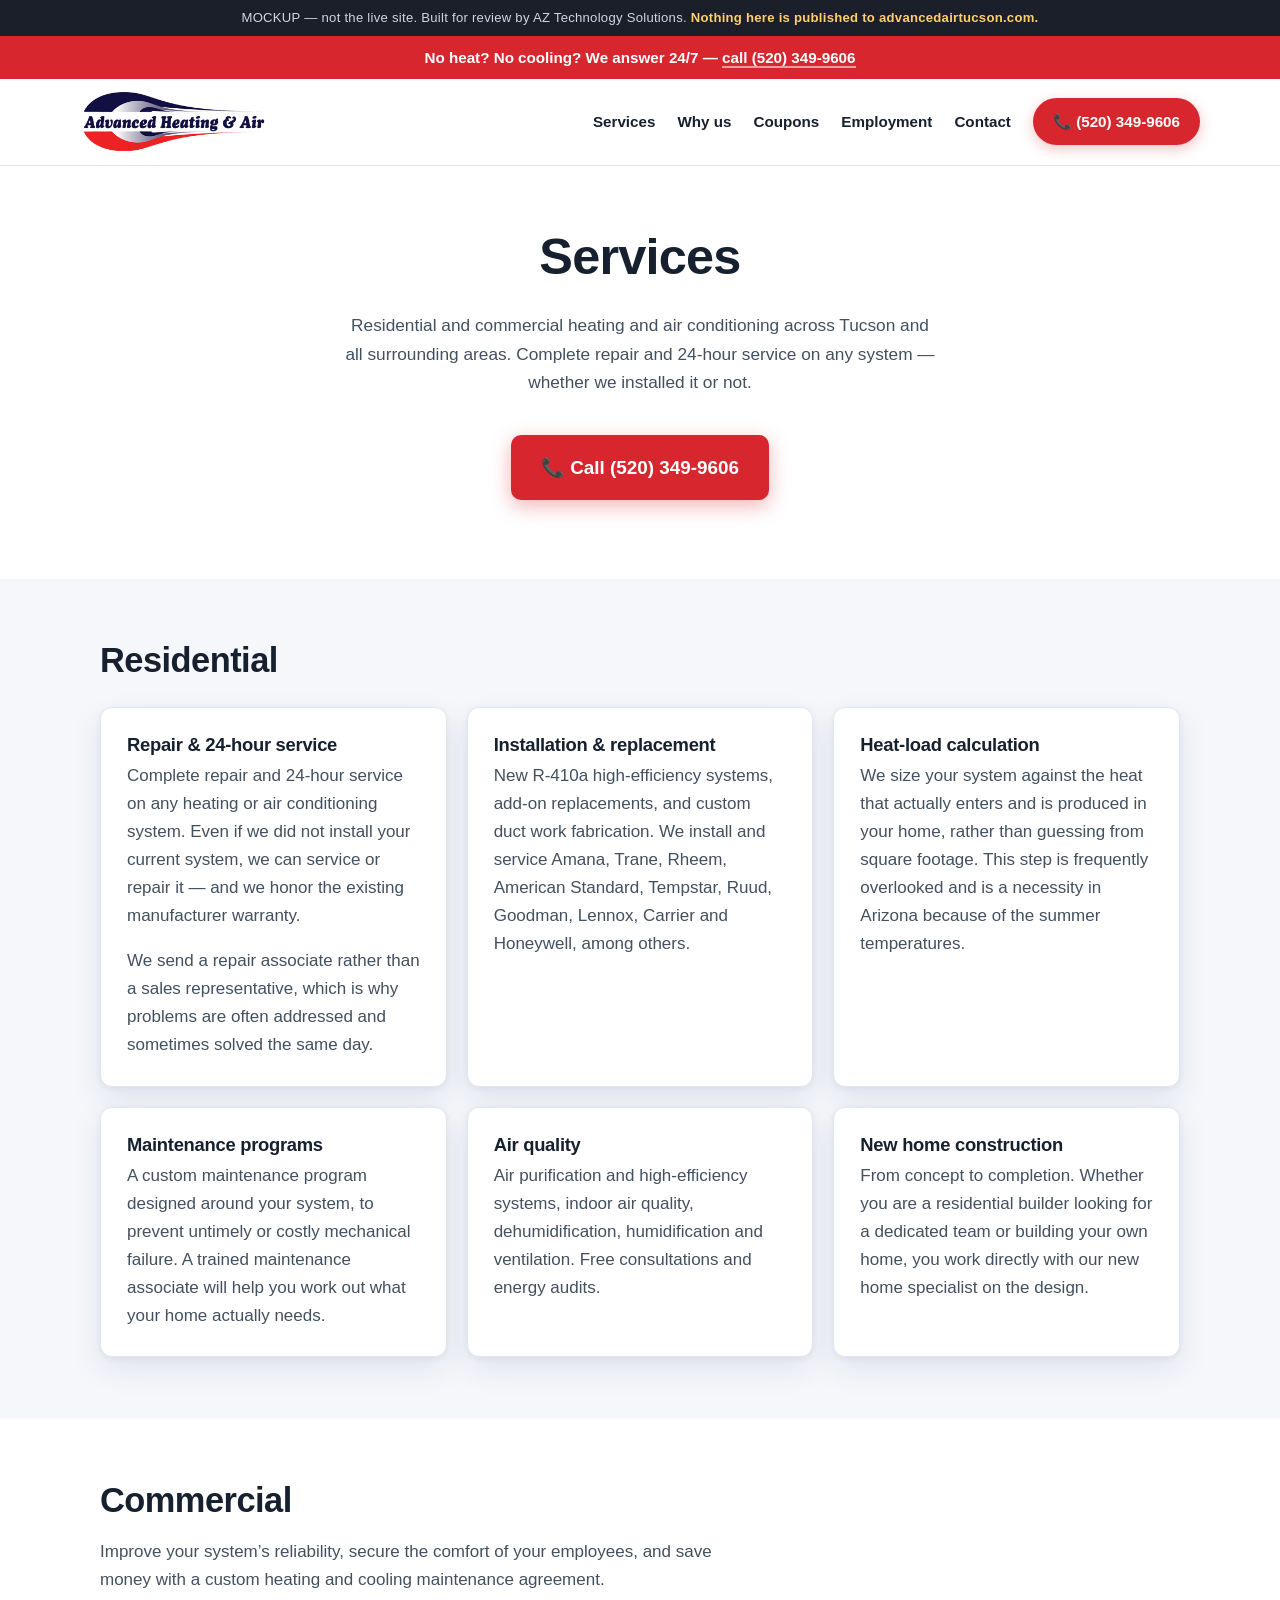
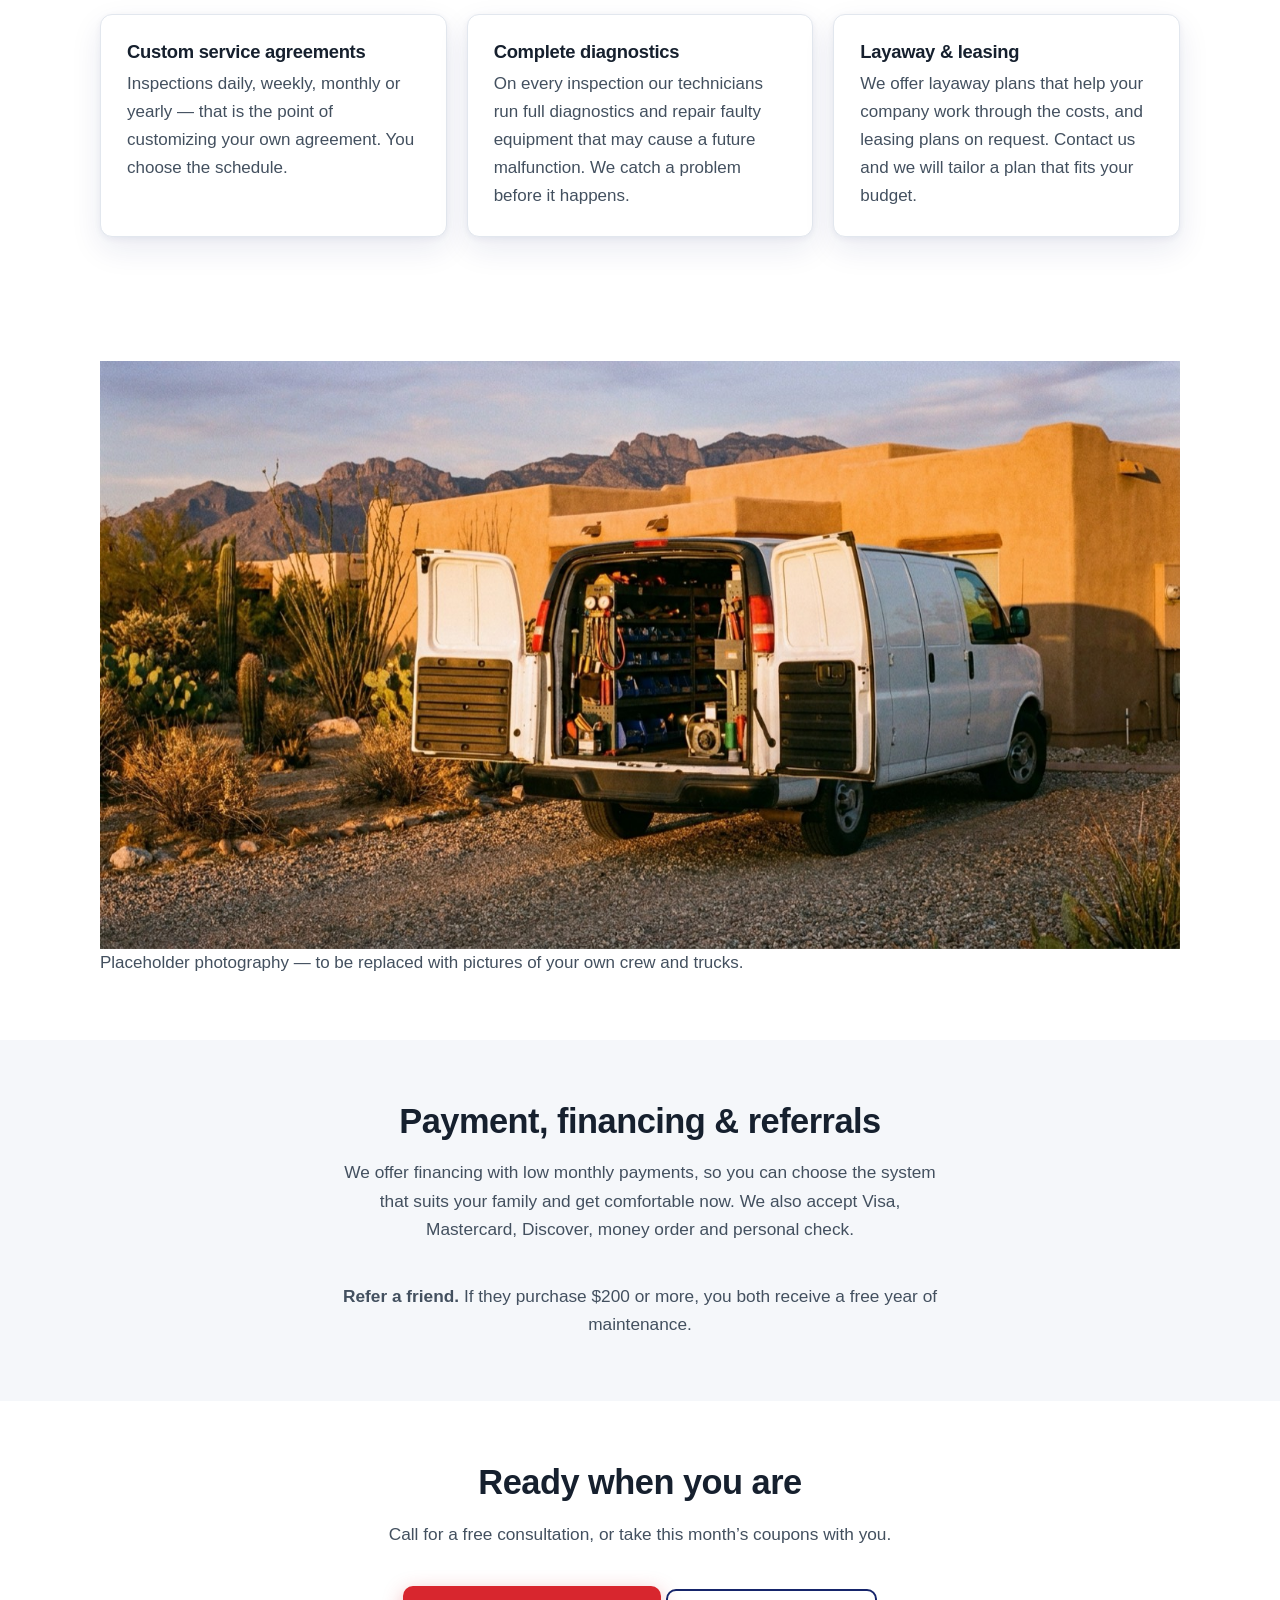
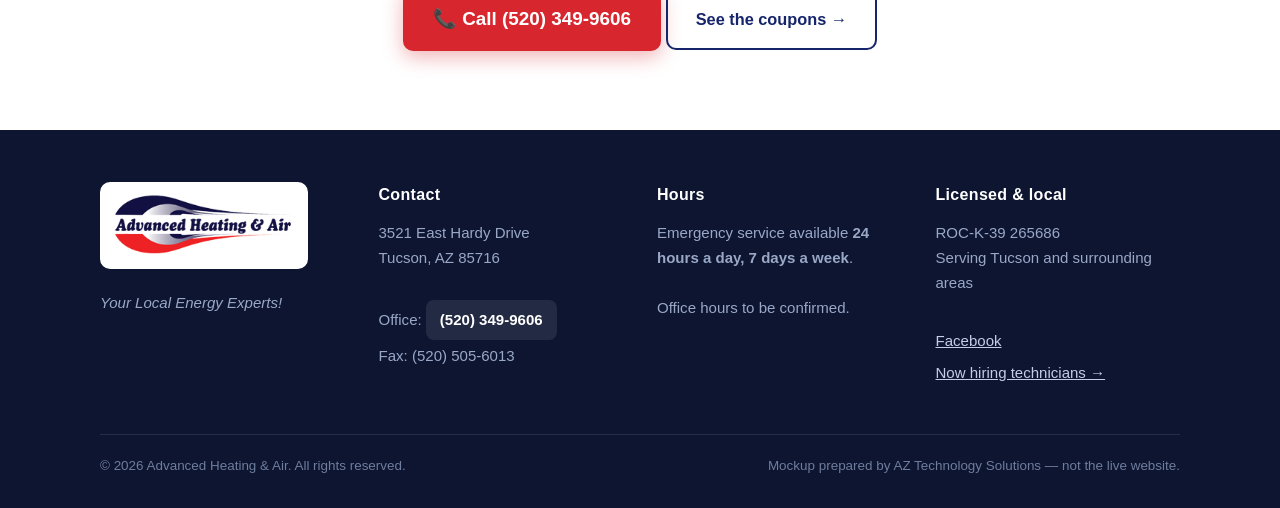
<file: tax-credits/index.html>
<!doctype html>
<html lang="en">
<head>
<meta charset="utf-8">
<meta name="robots" content="noindex, nofollow">
<link rel="canonical" href="https://advancedairtucson.com/services.html">
<meta http-equiv="refresh" content="0; url=../services.html">
<title>Tax Credits — Advanced Heating &amp; Air</title>
</head>
<body>
<p>This page has moved. <a href="../services.html">Continue to Tax Credits</a>.</p>
<script>location.replace('../services.html');</script>
</body>
</html>
</file>
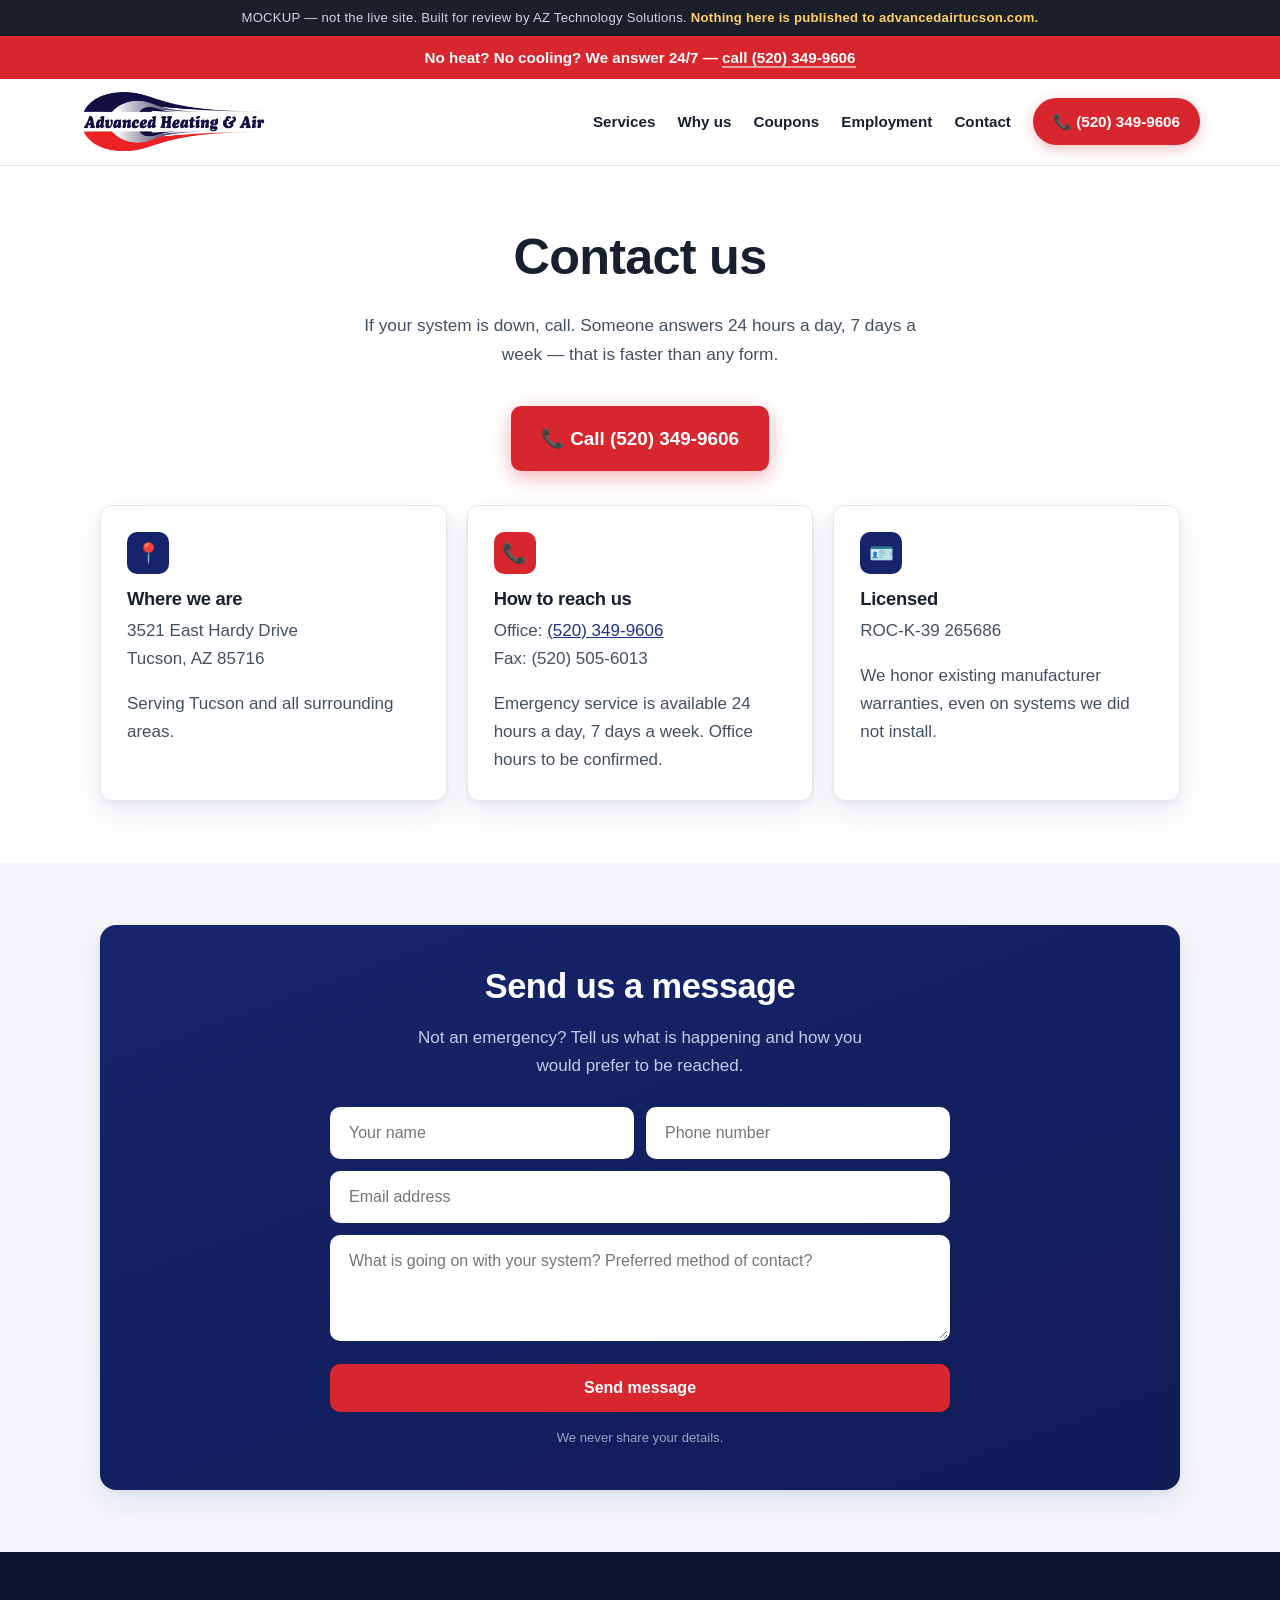
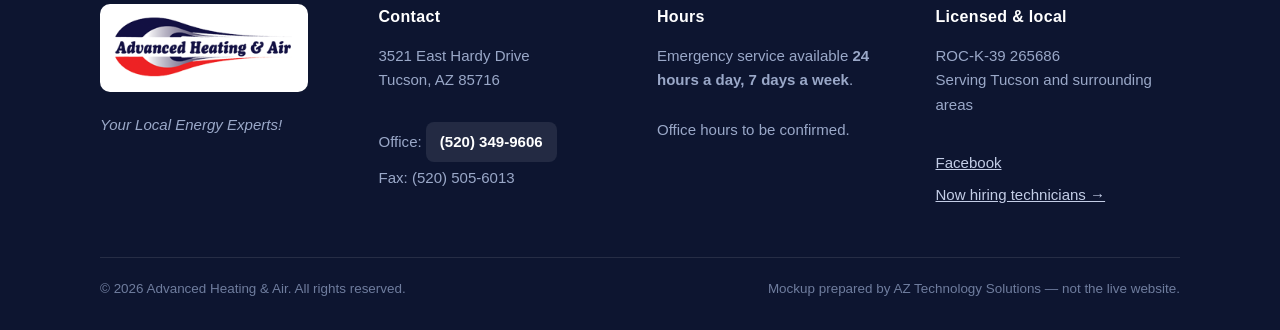
<file: contact.html>
<!doctype html>
<html lang="en">
<head>
<meta charset="utf-8">
<meta name="viewport" content="width=device-width,initial-scale=1">
<meta name="robots" content="noindex, nofollow">
<title>Contact — Advanced Heating &amp; Air, Tucson</title>
<meta name="description" content="Call Advanced Heating &amp; Air in Tucson at 520-349-9606 for 24/7 emergency heating and air conditioning service, or send us a message.">
<link rel="icon" href="favicon.png" sizes="32x32">
<link rel="apple-touch-icon" href="assets/icon-180.png">
<meta name="theme-color" content="#16256b">
<link rel="stylesheet" href="css/site.css">
</head>
<body>

<div class="mockbar">MOCKUP<span class="long"> — not the live site. Built for review by AZ Technology Solutions.</span> <b>Nothing here is published to advancedairtucson.com.</b></div>
<div class="callbar">No heat? No cooling? We answer 24/7 — <a href="tel:+15203499606">call (520) 349-9606</a></div>

<header class="site">
  <div class="wrap bar">
    <a href="index.html"><img src="assets/logo3.png" alt="Advanced Heating &amp; Air"></a>
    <nav class="main">
      <a href="services.html">Services</a>
      <a href="index.html#why">Why us</a>
      <a href="coupons.html">Coupons</a>
      <a href="employment.html">Employment</a>
      <a href="contact.html">Contact</a>
      <a class="tel" href="tel:+15203499606">📞 (520) 349-9606</a>
    </nav>
  </div>
</header>

<section>
  <div class="wrap">
    <div class="center">
      <h1>Contact us</h1>
      <p class="sub">If your system is down, call. Someone answers 24 hours a day, 7 days a week &mdash; that is faster than any form.</p>
      <p class="noprint"><a class="btn btn-call" href="tel:+15203499606">📞 Call (520) 349-9606</a></p>
    </div>

    <div class="grid" style="grid-template-columns:repeat(auto-fit,minmax(300px,1fr));margin-top:34px">
      <div class="card">
        <div class="ico">📍</div>
        <h3>Where we are</h3>
        <p>3521 East Hardy Drive<br>Tucson, AZ 85716</p>
        <p>Serving Tucson and all surrounding areas.</p>
      </div>
      <div class="card red">
        <div class="ico">📞</div>
        <h3>How to reach us</h3>
        <p>Office: <a href="tel:+15203499606">(520) 349-9606</a><br>
           Fax: (520) 505-6013</p>
        <p>Emergency service is available 24 hours a day, 7 days a week. Office hours to be confirmed.</p>
      </div>
      <div class="card">
        <div class="ico">🪪</div>
        <h3>Licensed</h3>
        <p>ROC-K-39 265686</p>
        <p>We honor existing manufacturer warranties, even on systems we did not install.</p>
      </div>
    </div>
  </div>
</section>

<section class="alt">
  <div class="wrap">
    <div class="capture" id="capture" style="text-align:left">
      <h2 style="text-align:center">Send us a message</h2>
      <p style="text-align:center">Not an emergency? Tell us what is happening and how you would prefer to be reached.</p>
      <form id="contactform" novalidate style="display:block;max-width:620px;margin:0 auto">
        <div style="display:grid;gap:12px;grid-template-columns:repeat(auto-fit,minmax(220px,1fr))">
          <input type="text" id="cname" placeholder="Your name" aria-label="Your name" required
                 style="padding:15px 17px;border-radius:10px;border:2px solid transparent;font-size:1rem;font-family:inherit;width:100%">
          <input type="tel" id="cphone" placeholder="Phone number" aria-label="Phone number" required
                 style="padding:15px 17px;border-radius:10px;border:2px solid transparent;font-size:1rem;font-family:inherit;width:100%">
        </div>
        <input type="email" id="cemail" placeholder="Email address" aria-label="Email address" required
               style="padding:15px 17px;border-radius:10px;border:2px solid transparent;font-size:1rem;font-family:inherit;width:100%;margin-top:12px">
        <textarea id="cmsg" rows="4" placeholder="What is going on with your system? Preferred method of contact?" aria-label="Your message"
               style="padding:15px 17px;border-radius:10px;border:2px solid transparent;font-size:1rem;font-family:inherit;width:100%;margin-top:12px;resize:vertical"></textarea>
        <button type="submit" style="margin-top:14px;width:100%;padding:15px 28px;border:0;border-radius:10px;background:var(--red);color:#fff;font-weight:800;font-size:1rem;font-family:inherit;cursor:pointer">Send message</button>
      </form>
      <div class="done" style="margin-top:0">
        <b>Message received.</b>
        Thanks <span id="sentto">—</span>. We will be in touch. If your system is down right now, please call <a href="tel:+15203499606" style="color:#fff">(520) 349-9606</a> rather than waiting on this.
      </div>
      <p class="fine" style="text-align:center">We never share your details.</p>
    </div>
  </div>
</section>

<footer class="site">
  <div class="wrap">
    <div class="fgrid">
      <div>
        <span class="logochip"><img src="assets/logo2.png" alt="Advanced Heating &amp; Air"></span>
        <p><em>Your Local Energy Experts!</em></p>
      </div>
      <div>
        <h4>Contact</h4>
        <p>3521 East Hardy Drive<br>Tucson, AZ 85716<br><br>
        Office: <a href="tel:+15203499606">(520) 349-9606</a><br>Fax: (520) 505-6013</p>
      </div>
      <div>
        <h4>Hours</h4>
        <p>Emergency service available <b>24 hours a day, 7 days a week</b>.<br><br>Office hours to be confirmed.</p>
      </div>
      <div>
        <h4>Licensed &amp; local</h4>
        <p>ROC-K-39 265686<br>Serving Tucson and surrounding areas<br><br>
        <a href="https://www.facebook.com/advancedairtucson" rel="noopener">Facebook</a><br>
        <a href="employment.html">Now hiring technicians →</a></p>
      </div>
    </div>
    <div class="legal">
      <span>&copy; 2026 Advanced Heating &amp; Air. All rights reserved.</span>
      <span>Mockup prepared by AZ Technology Solutions &mdash; not the live website.</span>
    </div>
  </div>
</footer>

<script>
/* Mocked: nothing is sent from this form yet. */
document.getElementById('contactform').addEventListener('submit', function (e) {
  e.preventDefault();
  var name = document.getElementById('cname');
  var email = document.getElementById('cemail');
  var bad = false;
  [name, email].forEach(function (f) {
    if (!f.value.trim()) { f.style.borderColor = '#d8262e'; bad = true; }
  });
  if (bad) return;
  document.getElementById('sentto').textContent = name.value.trim();
  document.getElementById('capture').classList.add('sent');
});
</script>
</body>
</html>
</file>
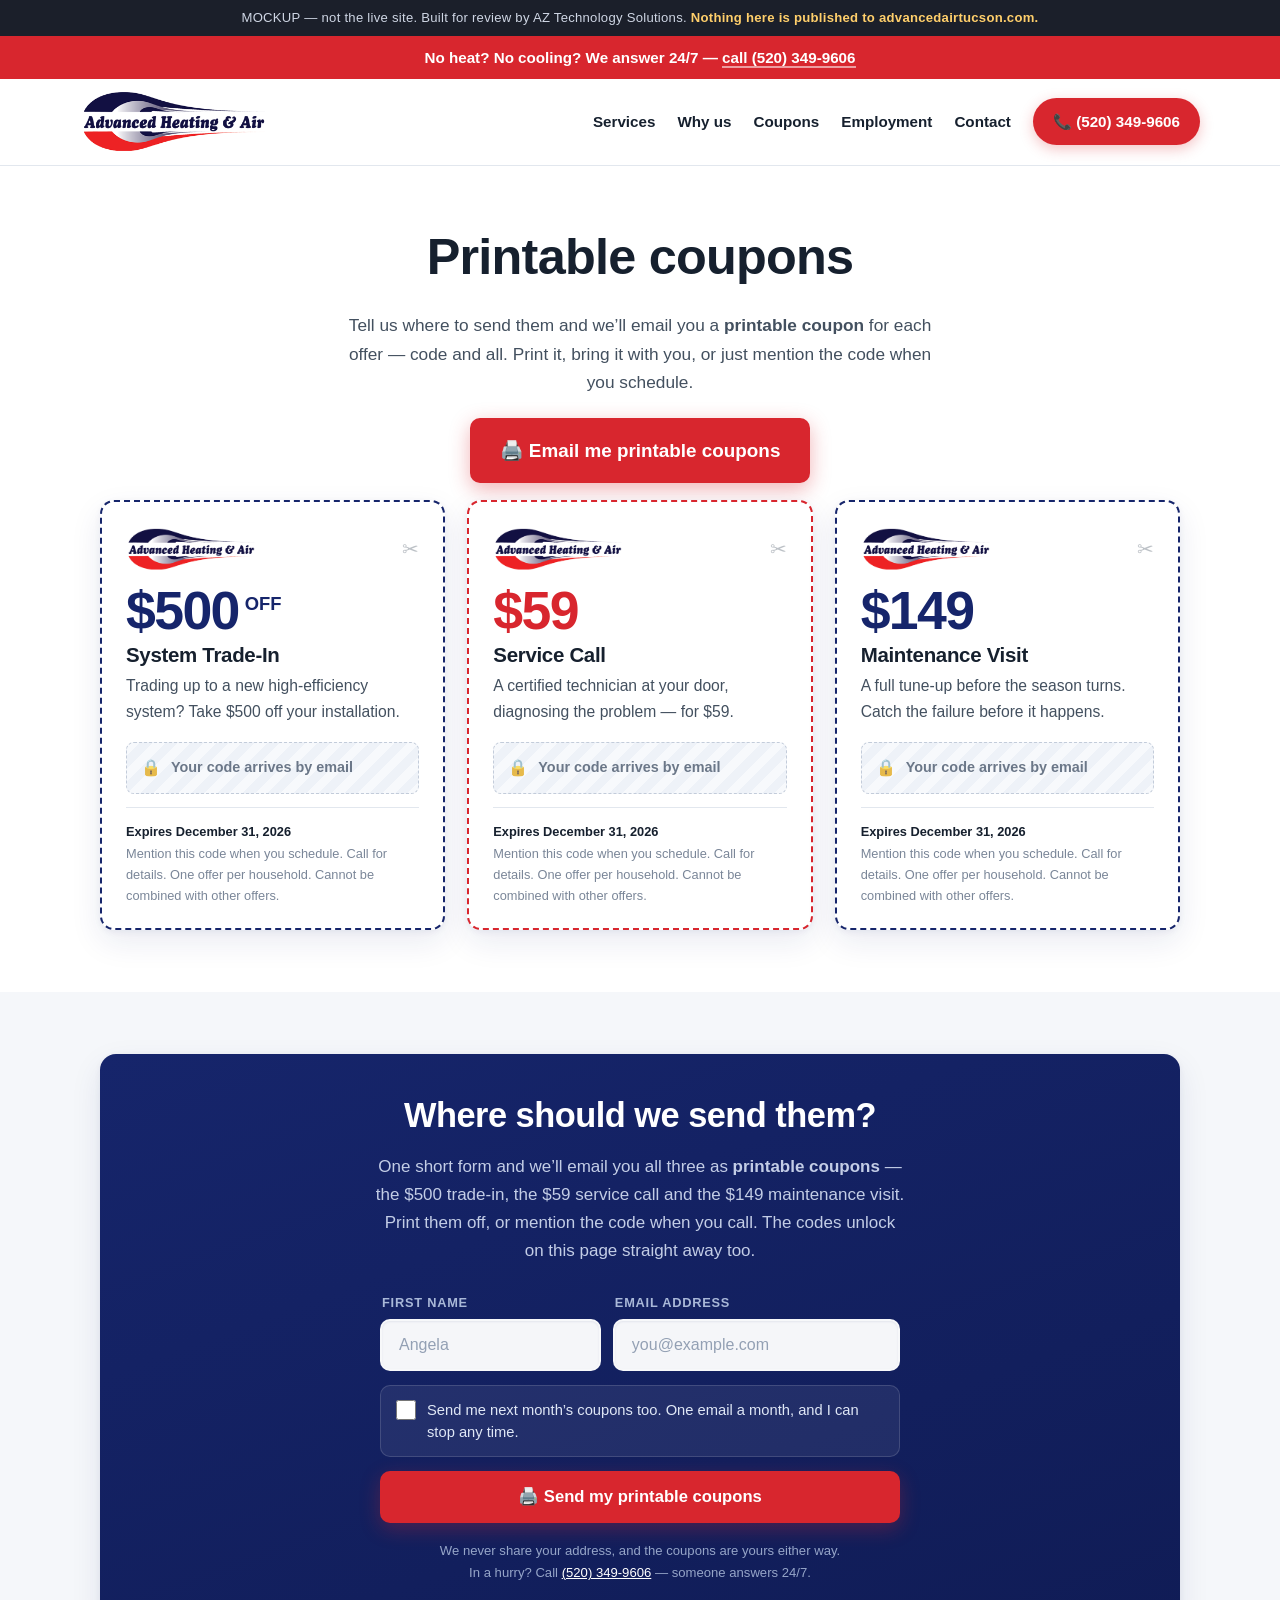
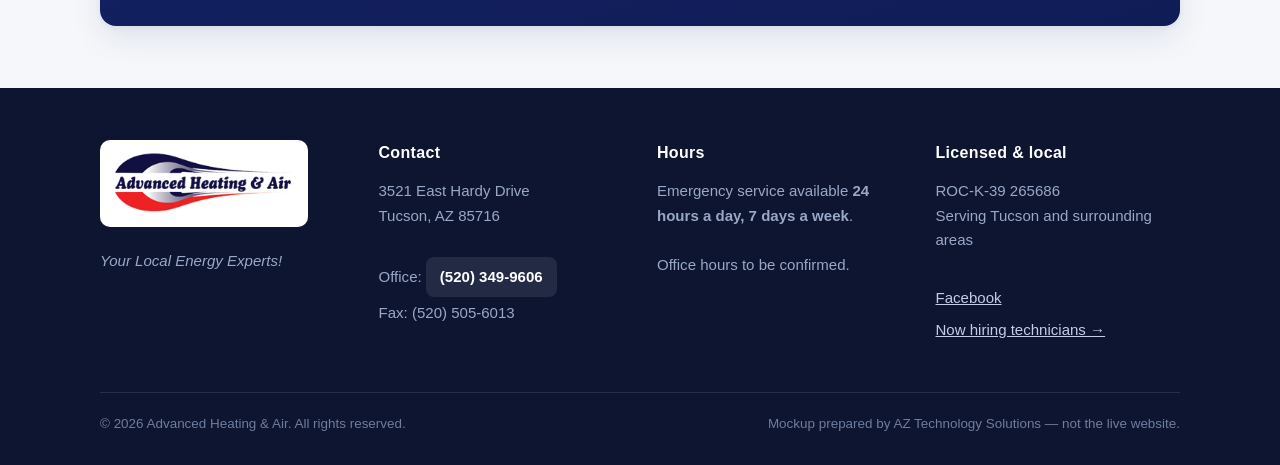
<file: coupons.html>
<!doctype html>
<html lang="en">
<head>
<meta charset="utf-8">
<meta name="viewport" content="width=device-width,initial-scale=1">
<meta name="robots" content="noindex, nofollow">
<title>Coupons — Advanced Heating &amp; Air, Tucson</title>
<meta name="description" content="Current savings on Tucson heating and air conditioning service, maintenance and system trade-in. Print them or have them emailed.">
<link rel="icon" href="favicon.png" sizes="32x32">
<link rel="apple-touch-icon" href="assets/icon-180.png">
<meta name="theme-color" content="#16256b">
<link rel="stylesheet" href="css/site.css">
</head>
<body>

<div class="mockbar">MOCKUP<span class="long"> — not the live site. Built for review by AZ Technology Solutions.</span> <b>Nothing here is published to advancedairtucson.com.</b></div>

<div class="callbar">No heat? No cooling? We answer 24/7 — <a href="tel:+15203499606">call (520) 349-9606</a></div>

<header class="site">
  <div class="wrap bar">
    <a href="index.html"><img src="assets/logo3.png" alt="Advanced Heating &amp; Air"></a>
    <nav class="main">
      <a href="services.html">Services</a>
      <a href="index.html#why">Why us</a>
      <a href="coupons.html">Coupons</a>
      <a href="employment.html">Employment</a>
      <a href="contact.html">Contact</a>
      <a class="tel" href="tel:+15203499606">📞 (520) 349-9606</a>
    </nav>
  </div>
</header>

<section>
  <div class="wrap">
    <div class="center">
      <h1>Printable coupons</h1>
      <p class="sub">Tell us where to send them and we&rsquo;ll email you a <b>printable coupon</b> for each offer &mdash; code and all. Print it, bring it with you, or just mention the code when you schedule.</p>
      <p class="noprint" style="margin-top:-1em">
        <a class="btn btn-call" href="#get">🖨️ Email me printable coupons</a>
      </p>
    </div>

    <p class="noprint center" data-printbar hidden style="margin-bottom:22px">
      <a class="btn btn-call" href="javascript:window.print()">🖨️ Print my coupons</a>
    </p>
    <div class="coupons" id="coupons-all"></div>
  </div>
</section>

<section class="alt" id="get">
  <div class="wrap">
    <div class="gate" data-gate>
      <h2>Where should we send them?</h2>
      <p>One short form and we&rsquo;ll email you all three as <b>printable coupons</b> &mdash; the $500 trade-in, the $59 service call and the $149 maintenance visit. Print them off, or mention the code when you call. The codes unlock on this page straight away too.</p>
      <form novalidate>
        <div class="row2">
          <div><label for="aa-name">First name</label>
            <input id="aa-name" type="text" name="name" placeholder="Angela" autocomplete="given-name"></div>
          <div><label for="aa-email">Email address</label>
            <input id="aa-email" type="email" name="email" placeholder="you@example.com" autocomplete="email" required></div>
        </div>
        <label class="consent">
          <input type="checkbox" name="consent" value="yes">
          <span>Send me next month&rsquo;s coupons too. One email a month, and I can stop any time.</span>
        </label>
        <div class="cf-turnstile" data-sitekey="1x00000000000000000000BB" data-size="invisible" data-appearance="interaction-only"></div>
        <button type="submit">🖨️ Send my printable coupons</button>
        <p class="err" data-err hidden></p>
      </form>
      <div class="done">
        <b>Check your inbox.</b>
        Your <b>printable coupons</b> are on the way to <span data-sentto>you</span>, and the codes have unlocked above. Print them here with the button, or from the email whenever suits.<br><span data-consentnote class="cnote"></span>
      </div>
      <p class="fine">We never share your address, and the coupons are yours either way.<br>
      In a hurry? Call <a href="tel:+15203499606" style="color:#fff">(520) 349-9606</a> &mdash; someone answers 24/7.</p>
    </div>
  </div>
</section>

<footer class="site">
  <div class="wrap">
    <div class="fgrid">
      <div>
        <span class="logochip"><img src="assets/logo2.png" alt="Advanced Heating &amp; Air"></span>
        <p><em>Your Local Energy Experts!</em></p>
      </div>
      <div>
        <h4>Contact</h4>
        <p>3521 East Hardy Drive<br>Tucson, AZ 85716<br><br>
        Office: <a href="tel:+15203499606">(520) 349-9606</a><br>Fax: (520) 505-6013</p>
      </div>
      <div>
        <h4>Hours</h4>
        <p>Emergency service available <b>24 hours a day, 7 days a week</b>.<br><br>Office hours to be confirmed.</p>
      </div>
      <div>
        <h4>Licensed &amp; local</h4>
        <p>ROC-K-39 265686<br>Serving Tucson and surrounding areas<br><br>
        <a href="https://www.facebook.com/advancedairtucson" rel="noopener">Facebook</a><br>
        <a href="employment.html">Now hiring technicians →</a></p>
      </div>
    </div>
    <div class="legal">
      <span>&copy; 2026 Advanced Heating &amp; Air. All rights reserved.</span>
      <span>Mockup prepared by AZ Technology Solutions &mdash; not the live website.</span>
    </div>
  </div>
</footer>

<script src="https://challenges.cloudflare.com/turnstile/v0/api.js" async defer></script>
<script src="js/coupons.js"></script>
</body>
</html>
</file>
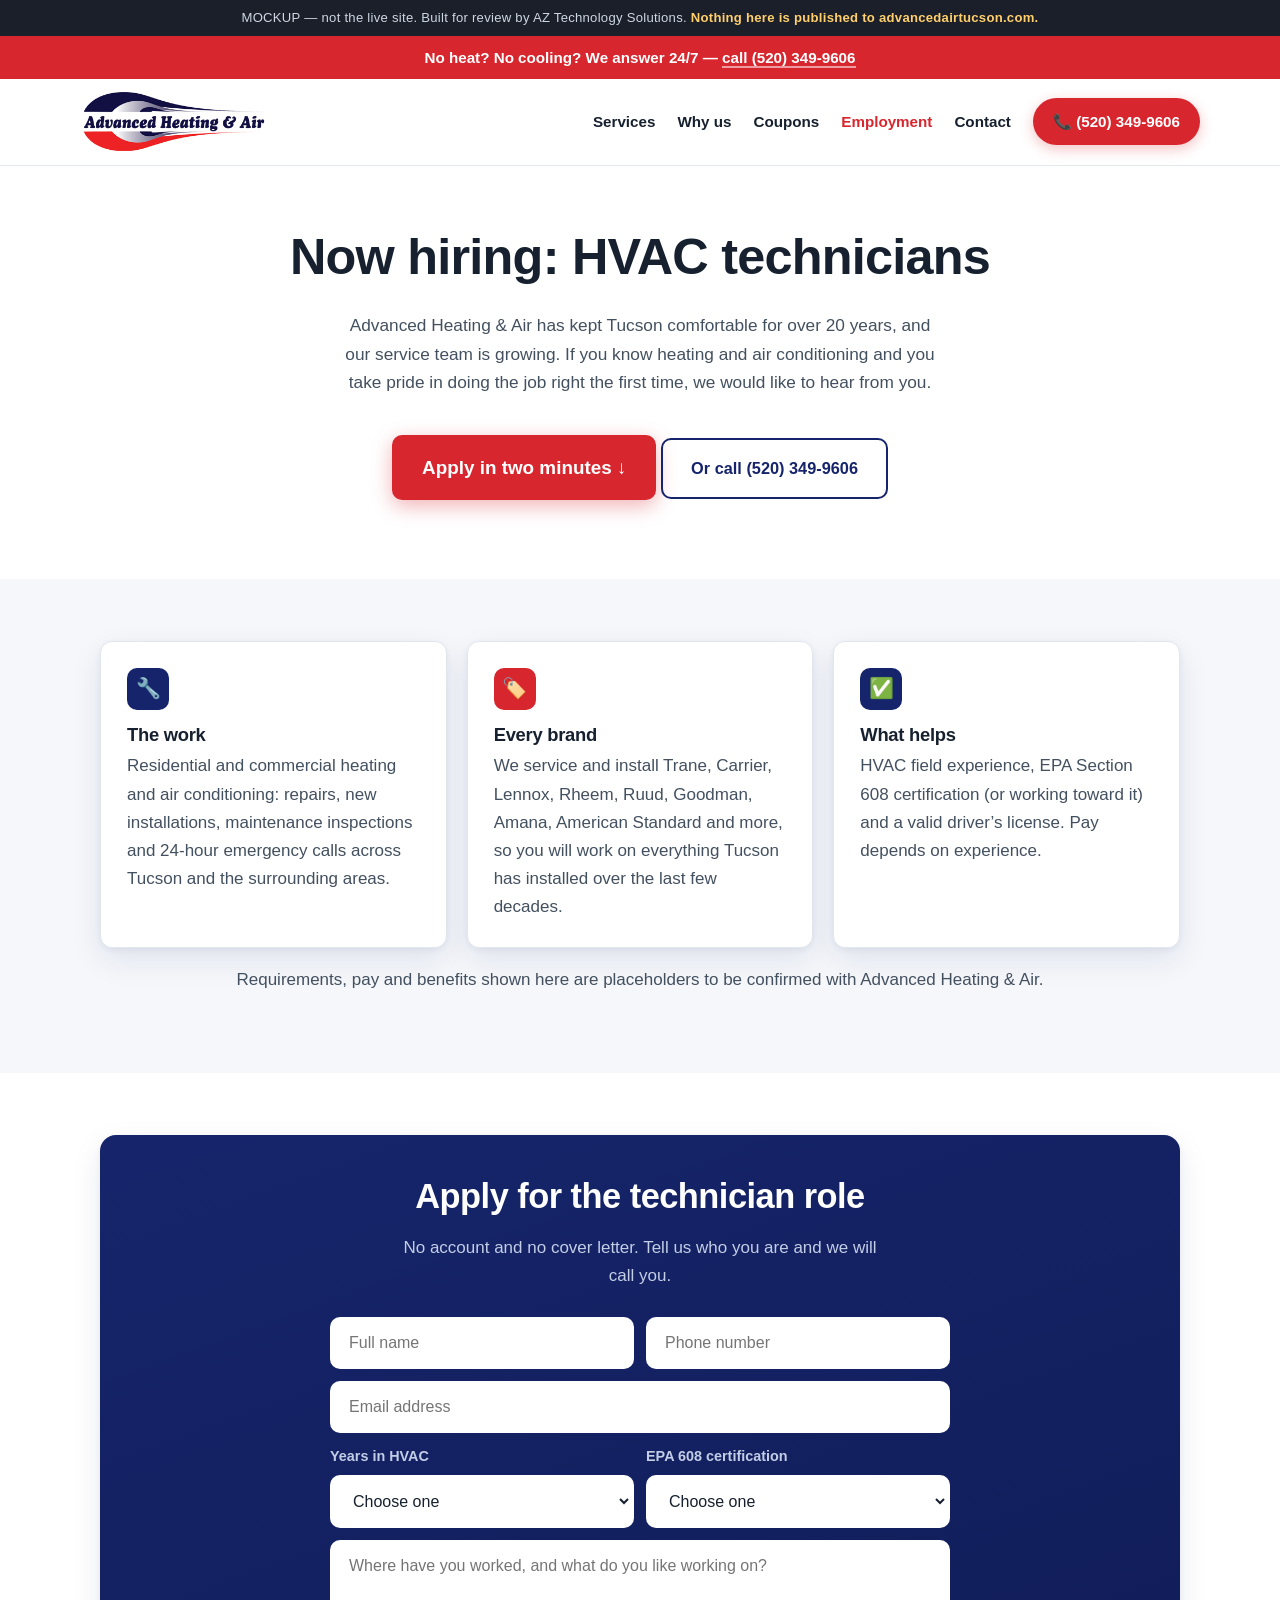
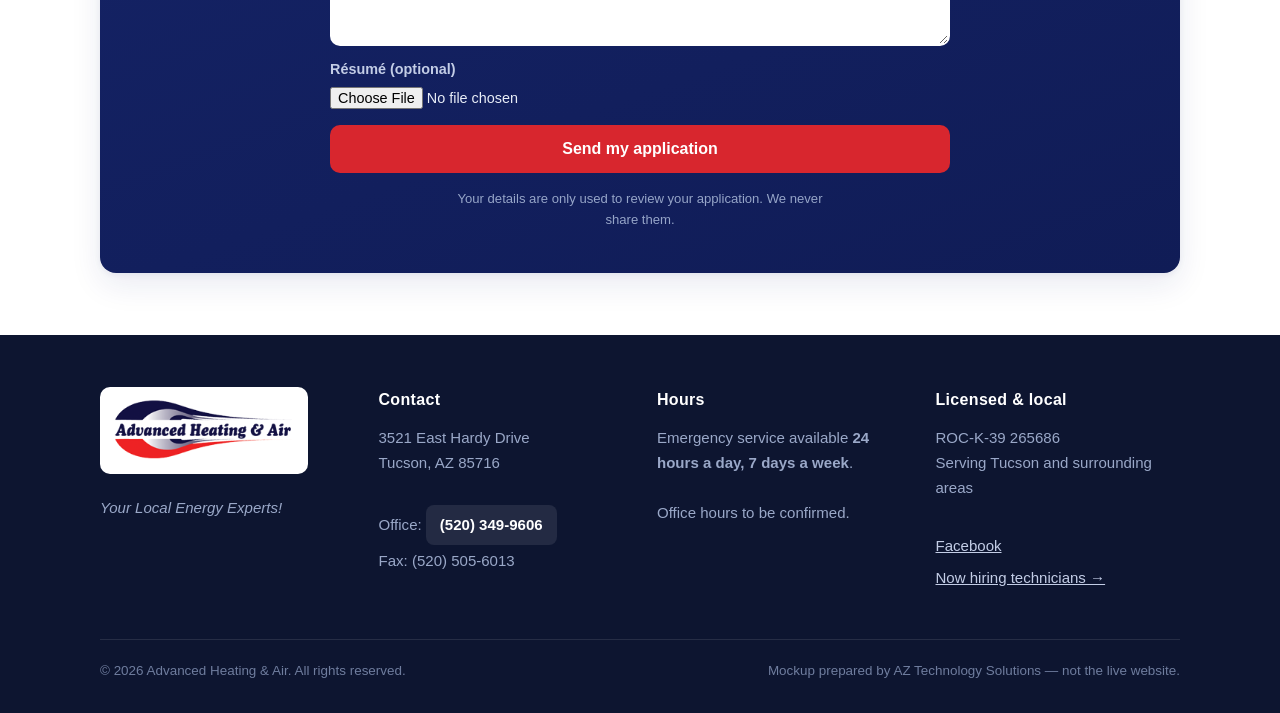
<file: employment.html>
<!doctype html>
<html lang="en">
<head>
<meta charset="utf-8">
<meta name="viewport" content="width=device-width,initial-scale=1">
<meta name="robots" content="noindex, nofollow">
<title>Employment — Advanced Heating &amp; Air, Tucson HVAC</title>
<meta name="description" content="Advanced Heating &amp; Air is hiring HVAC technicians in Tucson. Residential and commercial service, repair and installation. Apply online in two minutes.">
<link rel="icon" href="favicon.png" sizes="32x32">
<link rel="apple-touch-icon" href="assets/icon-180.png">
<meta name="theme-color" content="#16256b">
<link rel="stylesheet" href="css/site.css">
</head>
<body>

<div class="mockbar">MOCKUP<span class="long"> — not the live site. Built for review by AZ Technology Solutions.</span> <b>Nothing here is published to advancedairtucson.com.</b></div>
<div class="callbar">No heat? No cooling? We answer 24/7 — <a href="tel:+15203499606">call (520) 349-9606</a></div>

<header class="site">
  <div class="wrap bar">
    <a href="index.html"><img src="assets/logo3.png" alt="Advanced Heating &amp; Air"></a>
    <nav class="main">
      <a href="services.html">Services</a>
      <a href="index.html#why">Why us</a>
      <a href="coupons.html">Coupons</a>
      <a href="employment.html" aria-current="page" style="color:var(--red)">Employment</a>
      <a href="contact.html">Contact</a>
      <a class="tel" href="tel:+15203499606">📞 (520) 349-9606</a>
    </nav>
  </div>
</header>

<section>
  <div class="wrap">
    <div class="center">
      <h1>Now hiring: HVAC technicians</h1>
      <p class="sub">Advanced Heating &amp; Air has kept Tucson comfortable for over 20 years, and our service team is growing. If you know heating and air conditioning and you take pride in doing the job right the first time, we would like to hear from you.</p>
      <p>
        <a class="btn btn-call" href="#apply">Apply in two minutes ↓</a>
        <a class="btn btn-ghost" style="border-color:var(--navy);color:var(--navy)" href="tel:+15203499606">Or call (520) 349-9606</a>
      </p>
    </div>
  </div>
</section>

<section class="alt">
  <div class="wrap">
    <div class="grid" style="grid-template-columns:repeat(auto-fit,minmax(280px,1fr))">
      <div class="card">
        <div class="ico">🔧</div>
        <h3>The work</h3>
        <p>Residential and commercial heating and air conditioning: repairs, new installations, maintenance inspections and 24-hour emergency calls across Tucson and the surrounding areas.</p>
      </div>
      <div class="card red">
        <div class="ico">🏷️</div>
        <h3>Every brand</h3>
        <p>We service and install Trane, Carrier, Lennox, Rheem, Ruud, Goodman, Amana, American Standard and more, so you will work on everything Tucson has installed over the last few decades.</p>
      </div>
      <div class="card">
        <div class="ico">✅</div>
        <h3>What helps</h3>
        <p>HVAC field experience, EPA Section 608 certification (or working toward it) and a valid driver&rsquo;s license. Pay depends on experience.</p>
      </div>
    </div>
    <p class="fine" style="text-align:center;margin-top:18px;color:var(--body)">Requirements, pay and benefits shown here are placeholders to be confirmed with Advanced Heating &amp; Air.</p>
  </div>
</section>

<section>
  <div class="wrap">
    <div class="capture apply" id="apply" style="text-align:left">
      <h2 style="text-align:center">Apply for the technician role</h2>
      <p style="text-align:center">No account and no cover letter. Tell us who you are and we will call you.</p>
      <form id="applyform" novalidate>
        <div class="row2">
          <input type="text" id="aname" placeholder="Full name" aria-label="Full name" autocomplete="name" required>
          <input type="tel" id="aphone" placeholder="Phone number" aria-label="Phone number" autocomplete="tel" required>
        </div>
        <input type="email" id="aemail" placeholder="Email address" aria-label="Email address" autocomplete="email">
        <div class="row2">
          <label>Years in HVAC
            <select id="ayears"><option value="">Choose one</option><option>Just starting out</option><option>1–2 years</option><option>3–5 years</option><option>5+ years</option></select>
          </label>
          <label>EPA 608 certification
            <select id="aepa"><option value="">Choose one</option><option>Universal</option><option>Type I, II or III</option><option>Working toward it</option><option>Not yet</option></select>
          </label>
        </div>
        <textarea id="aabout" rows="4" placeholder="Where have you worked, and what do you like working on?" aria-label="About your experience"></textarea>
        <label class="file">Résumé (optional)
          <input type="file" id="aresume" accept=".pdf,.doc,.docx,.jpg,.png">
        </label>
        <button type="submit">Send my application</button>
      </form>
      <div class="done">
        <b>Application received.</b>
        Thanks <span id="appliedname">—</span>. We will call you at the number you gave us. If you would rather talk now, call <a href="tel:+15203499606" style="color:#fff">(520) 349-9606</a>.
      </div>
      <p class="fine" style="text-align:center">Your details are only used to review your application. We never share them.</p>
    </div>
  </div>
</section>

<footer class="site">
  <div class="wrap">
    <div class="fgrid">
      <div>
        <span class="logochip"><img src="assets/logo2.png" alt="Advanced Heating &amp; Air"></span>
        <p><em>Your Local Energy Experts!</em></p>
      </div>
      <div>
        <h4>Contact</h4>
        <p>3521 East Hardy Drive<br>Tucson, AZ 85716<br><br>
        Office: <a href="tel:+15203499606">(520) 349-9606</a><br>Fax: (520) 505-6013</p>
      </div>
      <div>
        <h4>Hours</h4>
        <p>Emergency service available <b>24 hours a day, 7 days a week</b>.<br><br>Office hours to be confirmed.</p>
      </div>
      <div>
        <h4>Licensed &amp; local</h4>
        <p>ROC-K-39 265686<br>Serving Tucson and surrounding areas<br><br>
        <a href="https://www.facebook.com/advancedairtucson" rel="noopener">Facebook</a><br>
        <a href="employment.html">Now hiring technicians →</a></p>
      </div>
    </div>
    <div class="legal">
      <span>&copy; 2026 Advanced Heating &amp; Air. All rights reserved.</span>
      <span>Mockup prepared by AZ Technology Solutions &mdash; not the live website.</span>
    </div>
  </div>
</footer>
<script>
/* Mocked: nothing is sent from this form yet. */
document.getElementById('applyform').addEventListener('submit', function (e) {
  e.preventDefault();
  var name = document.getElementById('aname');
  var phone = document.getElementById('aphone');
  var bad = false;
  [name, phone].forEach(function (f) {
    f.style.borderColor = '';
    if (!f.value.trim()) { f.style.borderColor = '#d8262e'; bad = true; }
  });
  if (bad) return;
  document.getElementById('appliedname').textContent = name.value.trim();
  document.getElementById('apply').classList.add('sent');
});
</script>
</body>
</html>
</file>
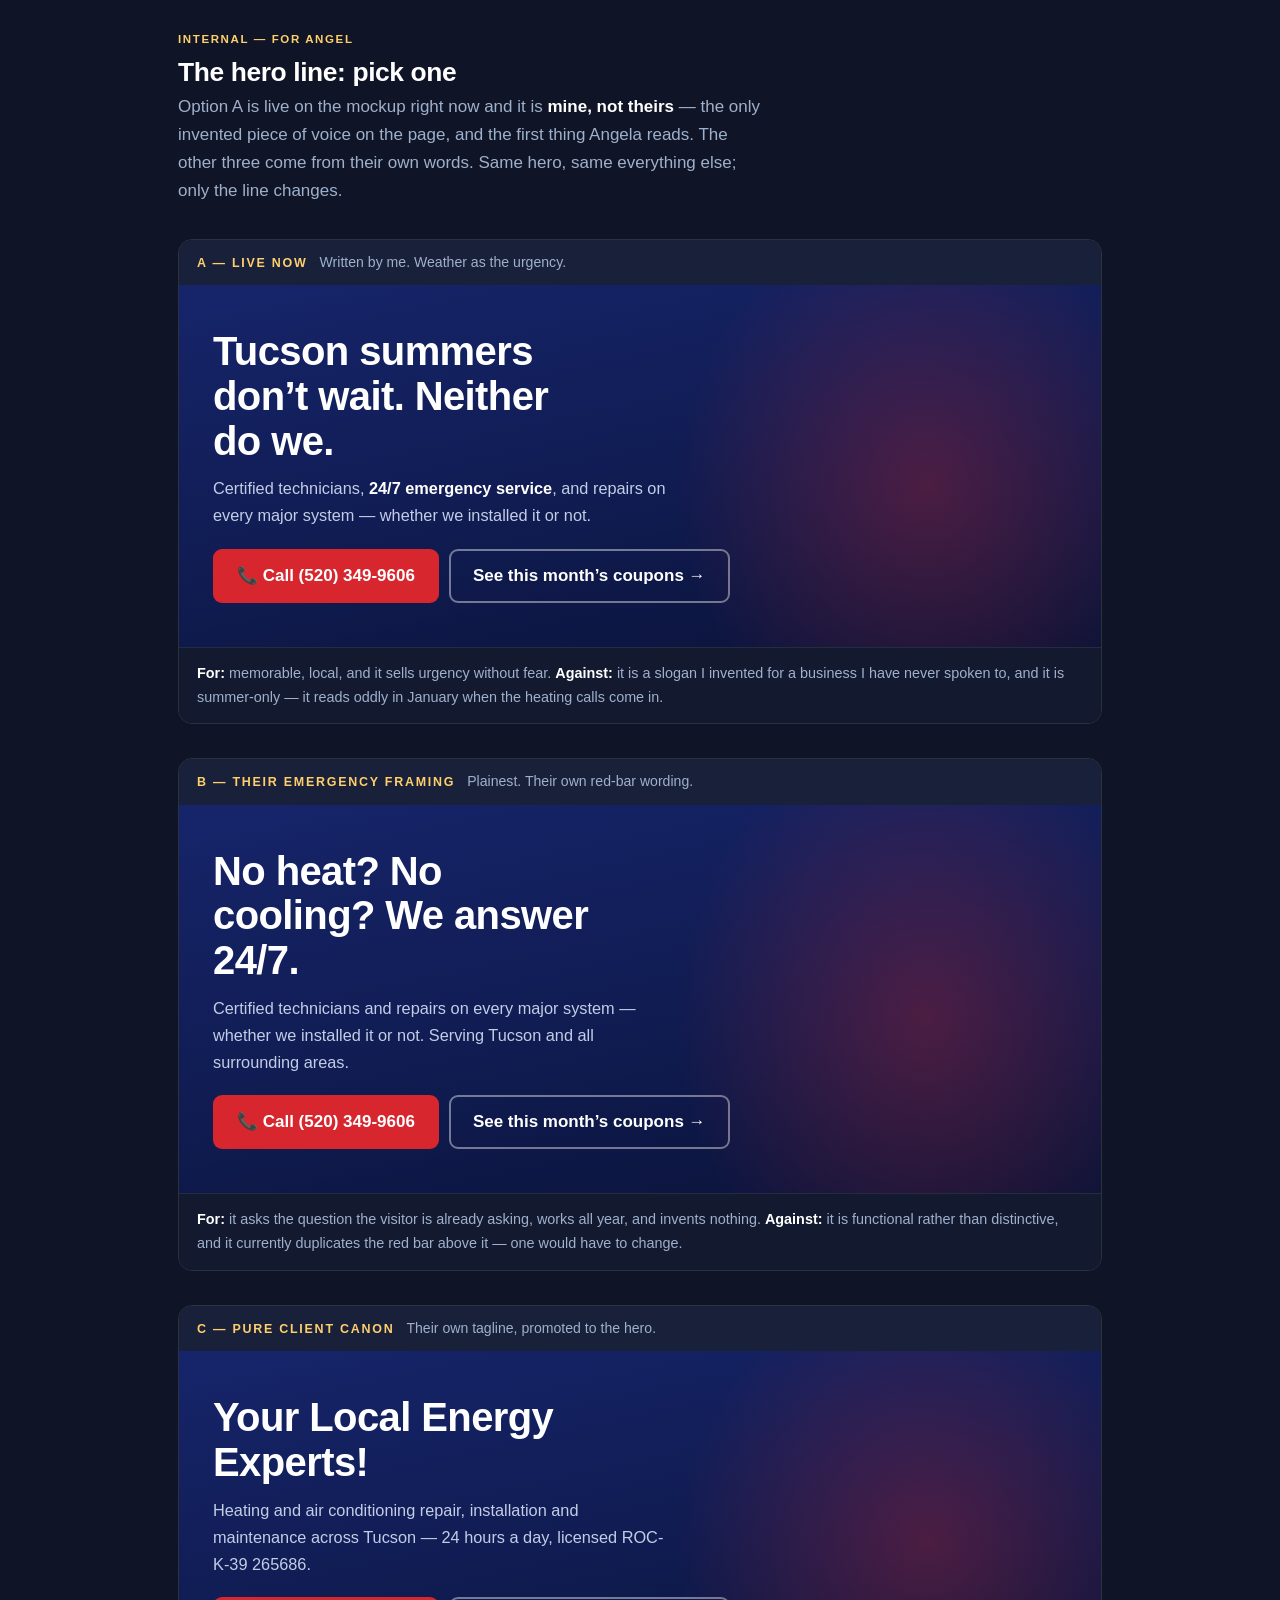
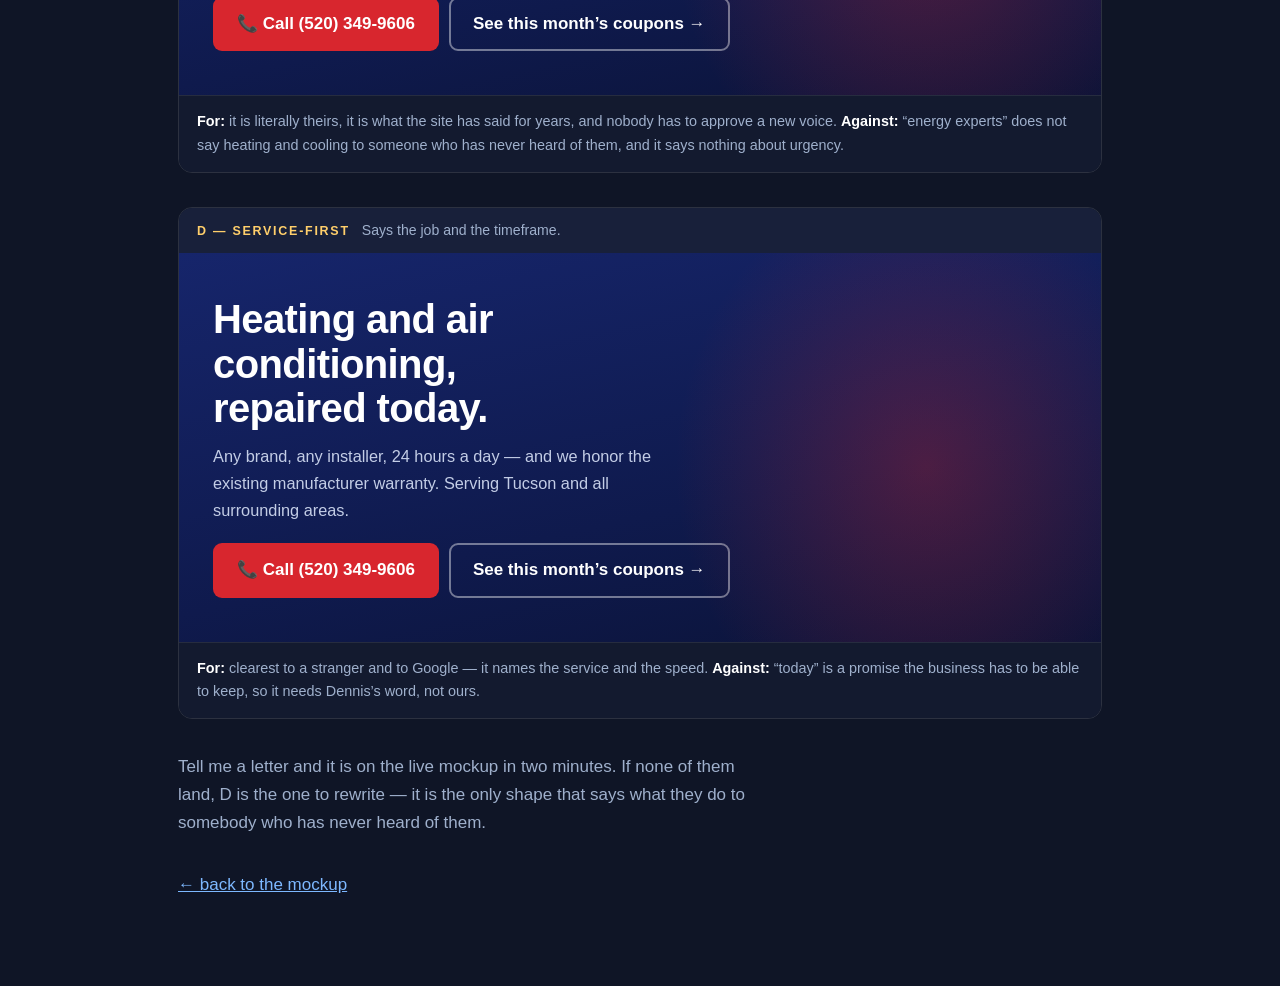
<file: hero-options.html>
<!doctype html>
<html lang="en">
<head>
<meta charset="utf-8">
<meta name="viewport" content="width=device-width,initial-scale=1">
<meta name="robots" content="noindex, nofollow">
<title>Hero line — pick one (internal)</title>
<link rel="icon" href="favicon.png" sizes="32x32">
<link rel="stylesheet" href="css/site.css">
<style>
  body{background:#0f1526}
  .picker{max-width:960px;margin:0 auto;padding:30px 18px 70px;color:#c9d3e6}
  .picker h1{color:#fff;font-size:1.65rem;margin-bottom:.2em}
  .picker .intro{color:#9fb0cc;margin-bottom:2em;max-width:62ch}
  .opt{margin-bottom:34px;border:1px solid rgba(255,255,255,.12);border-radius:14px;overflow:hidden}
  .opt .tag{background:#18203a;padding:11px 18px;display:flex;gap:12px;align-items:baseline;flex-wrap:wrap}
  .opt .tag b{color:#ffcf6b;font-size:.78rem;letter-spacing:.14em;text-transform:uppercase}
  .opt .tag span{color:#9fb0cc;font-size:.88rem}
  .opt .demo{padding:0}
  .miniHero{background:linear-gradient(168deg,#16256b 0%,#0f1a4d 62%,#0b1338 100%);padding:44px 34px;position:relative;overflow:hidden}
  .miniHero:after{content:"";position:absolute;right:-12%;top:-30%;width:62%;height:170%;
    background:radial-gradient(ellipse at center,rgba(216,38,46,.30),transparent 62%);pointer-events:none}
  .miniHero h2{color:#fff;font-size:clamp(1.55rem,3.6vw,2.5rem);max-width:17ch;margin:0 0 .3em;line-height:1.12;font-weight:800;letter-spacing:-.015em}
  .miniHero p{color:#c3cde6;max-width:50ch;margin:0 0 1.2em;font-size:1.02rem}
  .miniHero .row{display:flex;gap:10px;flex-wrap:wrap}
  .miniHero .b1{background:#d8262e;color:#fff;padding:13px 24px;border-radius:9px;font-weight:800;text-decoration:none}
  .miniHero .b2{border:2px solid rgba(255,255,255,.42);color:#fff;padding:11px 22px;border-radius:9px;font-weight:800;text-decoration:none}
  .note{padding:14px 18px;background:#131a2f;color:#9fb0cc;font-size:.9rem;border-top:1px solid rgba(255,255,255,.08)}
  .note b{color:#fff}
</style>
</head>
<body>
<div class="picker">
  <p style="color:#ffcf6b;text-transform:uppercase;letter-spacing:.14em;font-size:.72rem;font-weight:800;margin-bottom:8px">Internal — for Angel</p>
  <h1>The hero line: pick one</h1>
  <p class="intro">Option A is live on the mockup right now and it is <b style="color:#fff">mine, not theirs</b> &mdash; the only invented piece of voice on the page, and the first thing Angela reads. The other three come from their own words. Same hero, same everything else; only the line changes.</p>

  <div class="opt">
    <div class="tag"><b>A — live now</b><span>Written by me. Weather as the urgency.</span></div>
    <div class="demo"><div class="miniHero">
      <h2>Tucson summers don&rsquo;t wait. Neither do we.</h2>
      <p>Certified technicians, <b style="color:#fff">24/7 emergency service</b>, and repairs on every major system &mdash; whether we installed it or not.</p>
      <div class="row"><a class="b1" href="#">📞 Call (520) 349-9606</a><a class="b2" href="#">See this month&rsquo;s coupons →</a></div>
    </div></div>
    <div class="note"><b>For:</b> memorable, local, and it sells urgency without fear. <b>Against:</b> it is a slogan I invented for a business I have never spoken to, and it is summer-only &mdash; it reads oddly in January when the heating calls come in.</div>
  </div>

  <div class="opt">
    <div class="tag"><b>B — their emergency framing</b><span>Plainest. Their own red-bar wording.</span></div>
    <div class="demo"><div class="miniHero">
      <h2>No heat? No cooling? We answer 24/7.</h2>
      <p>Certified technicians and repairs on every major system &mdash; whether we installed it or not. Serving Tucson and all surrounding areas.</p>
      <div class="row"><a class="b1" href="#">📞 Call (520) 349-9606</a><a class="b2" href="#">See this month&rsquo;s coupons →</a></div>
    </div></div>
    <div class="note"><b>For:</b> it asks the question the visitor is already asking, works all year, and invents nothing. <b>Against:</b> it is functional rather than distinctive, and it currently duplicates the red bar above it &mdash; one would have to change.</div>
  </div>

  <div class="opt">
    <div class="tag"><b>C — pure client canon</b><span>Their own tagline, promoted to the hero.</span></div>
    <div class="demo"><div class="miniHero">
      <h2>Your Local Energy Experts!</h2>
      <p>Heating and air conditioning repair, installation and maintenance across Tucson &mdash; 24 hours a day, licensed ROC-K-39 265686.</p>
      <div class="row"><a class="b1" href="#">📞 Call (520) 349-9606</a><a class="b2" href="#">See this month&rsquo;s coupons →</a></div>
    </div></div>
    <div class="note"><b>For:</b> it is literally theirs, it is what the site has said for years, and nobody has to approve a new voice. <b>Against:</b> &ldquo;energy experts&rdquo; does not say heating and cooling to someone who has never heard of them, and it says nothing about urgency.</div>
  </div>

  <div class="opt">
    <div class="tag"><b>D — service-first</b><span>Says the job and the timeframe.</span></div>
    <div class="demo"><div class="miniHero">
      <h2>Heating and air conditioning, repaired today.</h2>
      <p>Any brand, any installer, 24 hours a day &mdash; and we honor the existing manufacturer warranty. Serving Tucson and all surrounding areas.</p>
      <div class="row"><a class="b1" href="#">📞 Call (520) 349-9606</a><a class="b2" href="#">See this month&rsquo;s coupons →</a></div>
    </div></div>
    <div class="note"><b>For:</b> clearest to a stranger and to Google &mdash; it names the service and the speed. <b>Against:</b> &ldquo;today&rdquo; is a promise the business has to be able to keep, so it needs Dennis&rsquo;s word, not ours.</div>
  </div>

  <p class="intro" style="margin-top:34px">Tell me a letter and it is on the live mockup in two minutes. If none of them land, D is the one to rewrite &mdash; it is the only shape that says what they do to somebody who has never heard of them.</p>
  <p><a href="index.html" style="color:#7db8ff">← back to the mockup</a></p>
</div>
</body>
</html>
</file>
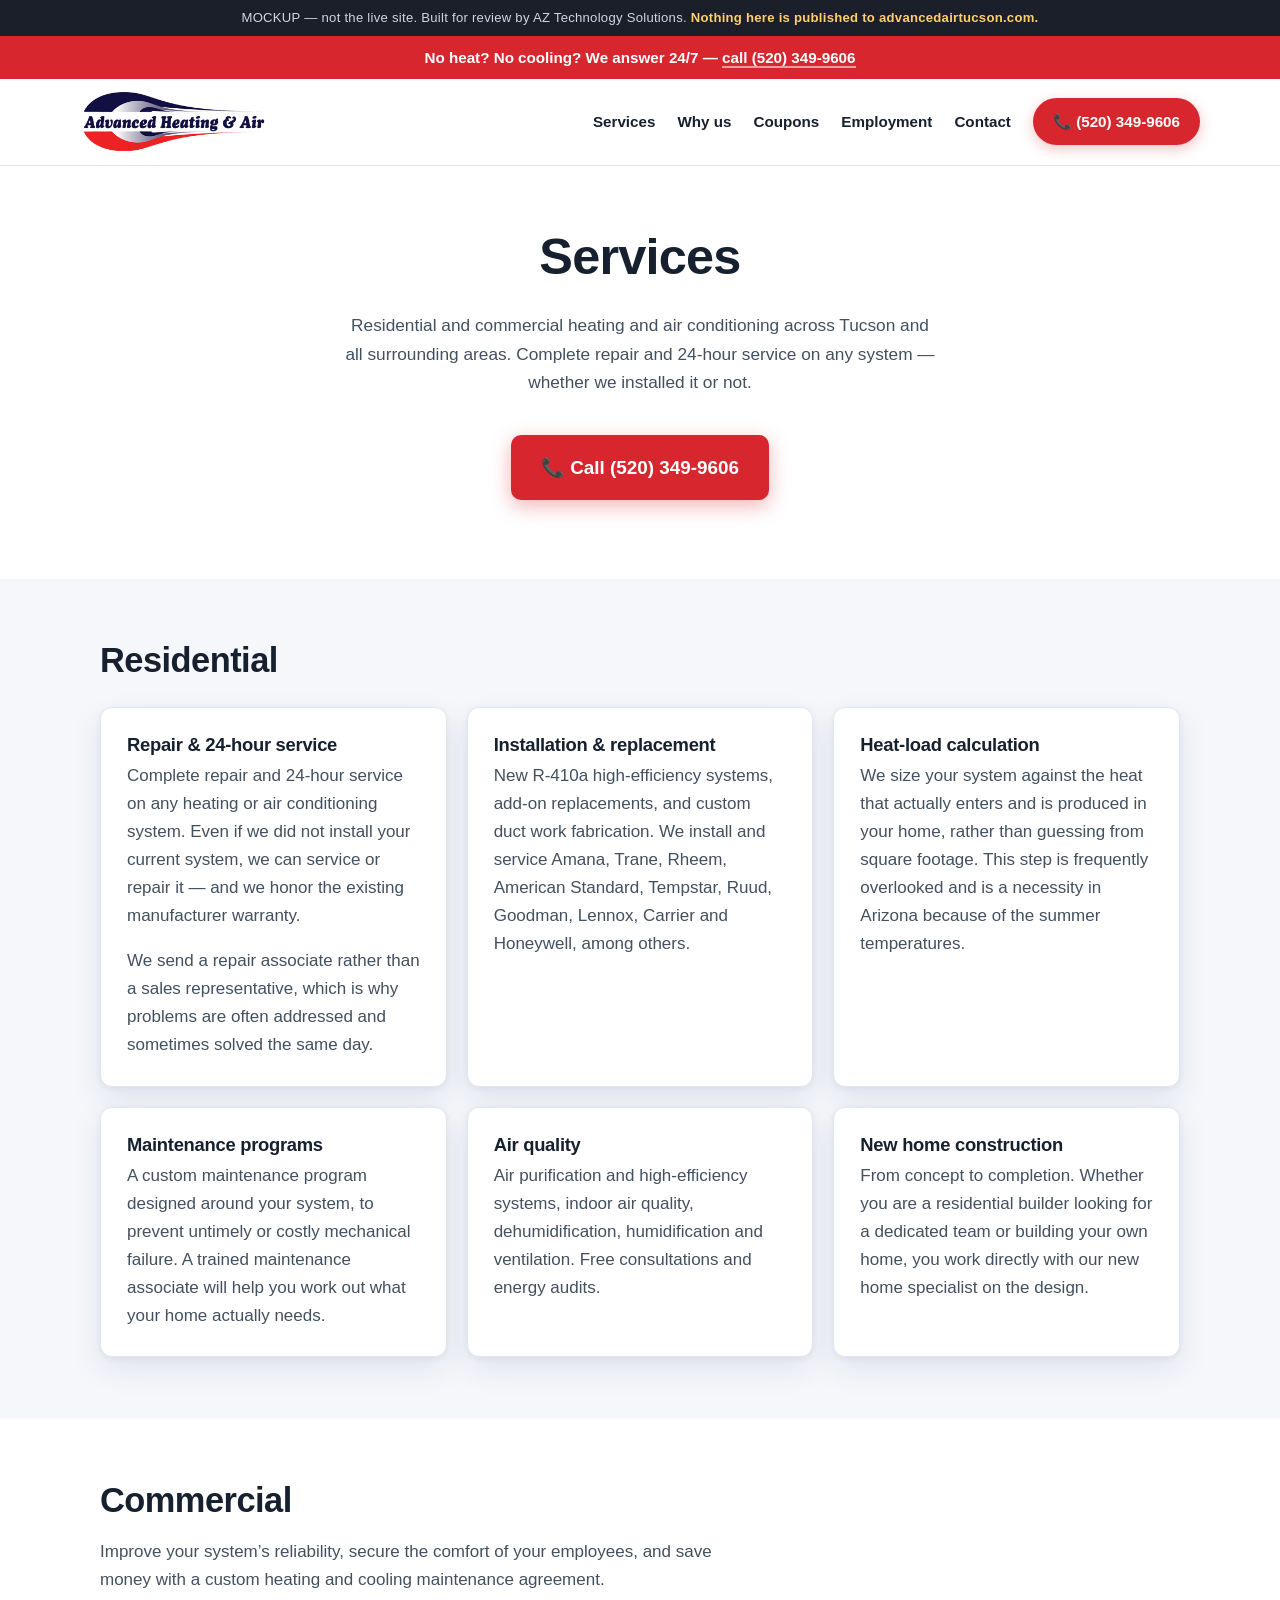
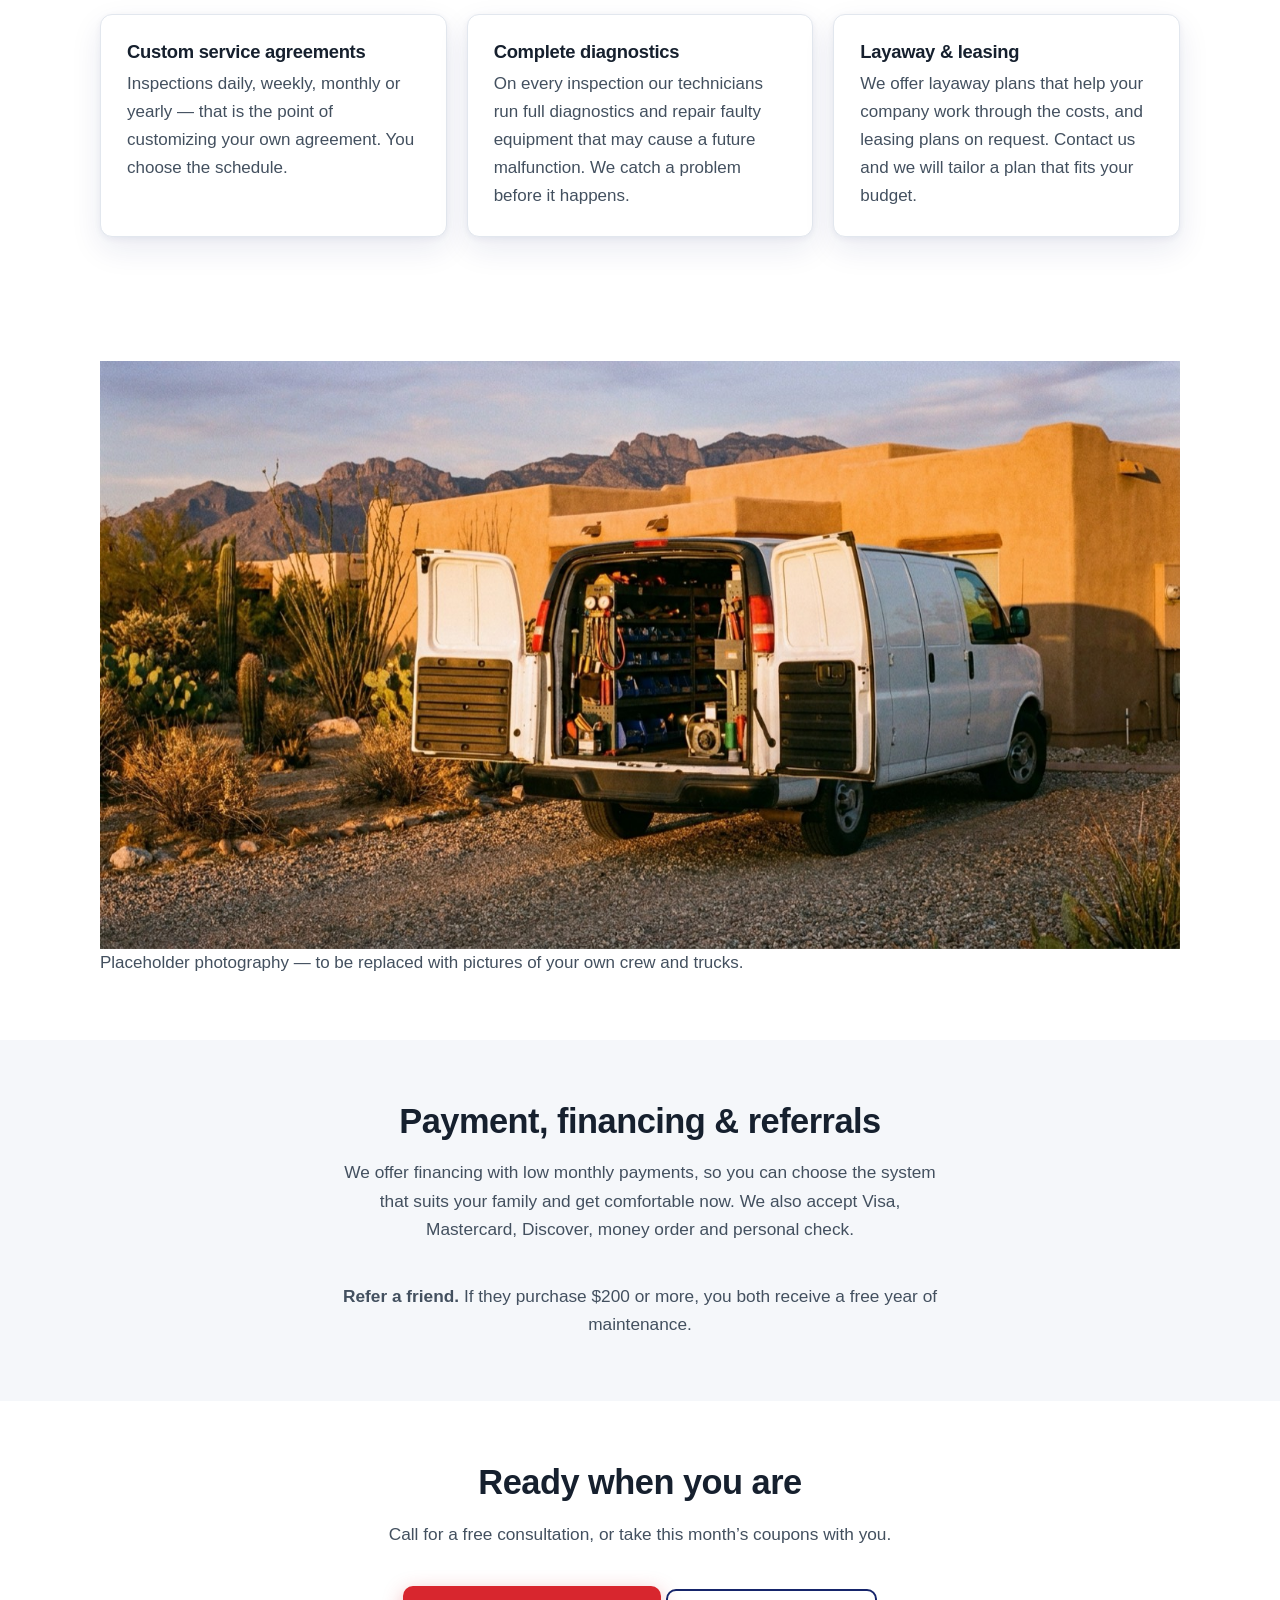
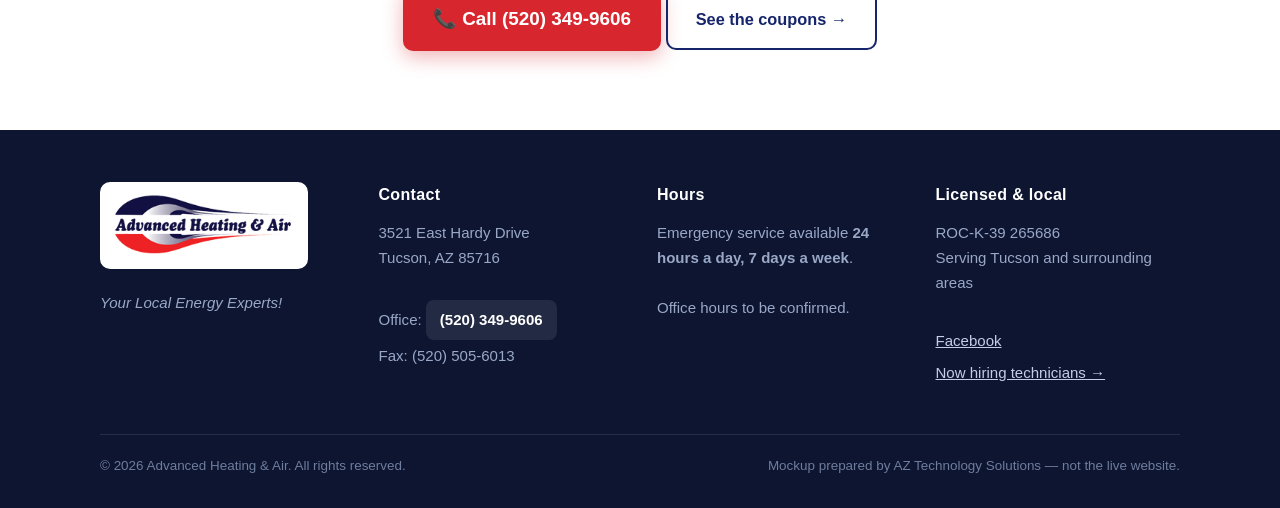
<file: services.html>
<!doctype html>
<html lang="en">
<head>
<meta charset="utf-8">
<meta name="viewport" content="width=device-width,initial-scale=1">
<meta name="robots" content="noindex, nofollow">
<title>Services — Advanced Heating &amp; Air, Tucson HVAC</title>
<meta name="description" content="Residential and commercial heating and air conditioning in Tucson: repair, installation, custom duct work, heat-load calculations, maintenance agreements and 24/7 emergency service.">
<link rel="icon" href="favicon.png" sizes="32x32">
<link rel="apple-touch-icon" href="assets/icon-180.png">
<meta name="theme-color" content="#16256b">
<link rel="stylesheet" href="css/site.css">
</head>
<body>

<div class="mockbar">MOCKUP<span class="long"> — not the live site. Built for review by AZ Technology Solutions.</span> <b>Nothing here is published to advancedairtucson.com.</b></div>
<div class="callbar">No heat? No cooling? We answer 24/7 — <a href="tel:+15203499606">call (520) 349-9606</a></div>

<header class="site">
  <div class="wrap bar">
    <a href="index.html"><img src="assets/logo3.png" alt="Advanced Heating &amp; Air"></a>
    <nav class="main">
      <a href="services.html">Services</a>
      <a href="index.html#why">Why us</a>
      <a href="coupons.html">Coupons</a>
      <a href="employment.html">Employment</a>
      <a href="contact.html">Contact</a>
      <a class="tel" href="tel:+15203499606">📞 (520) 349-9606</a>
    </nav>
  </div>
</header>

<section>
  <div class="wrap">
    <div class="center">
      <h1>Services</h1>
      <p class="sub">Residential and commercial heating and air conditioning across Tucson and all surrounding areas. Complete repair and 24-hour service on any system &mdash; whether we installed it or not.</p>
      <p class="noprint"><a class="btn btn-call" href="tel:+15203499606">📞 Call (520) 349-9606</a></p>
    </div>
  </div>
</section>

<section class="alt">
  <div class="wrap">
    <h2>Residential</h2>
    <div class="grid g3" style="margin-top:26px">
      <div class="card">
        <h3>Repair &amp; 24-hour service</h3>
        <p>Complete repair and 24-hour service on any heating or air conditioning system. Even if we did not install your current system, we can service or repair it &mdash; and we honor the existing manufacturer warranty.</p>
        <p>We send a repair associate rather than a sales representative, which is why problems are often addressed and sometimes solved the same day.</p>
      </div>
      <div class="card">
        <h3>Installation &amp; replacement</h3>
        <p>New R-410a high-efficiency systems, add-on replacements, and custom duct work fabrication. We install and service Amana, Trane, Rheem, American Standard, Tempstar, Ruud, Goodman, Lennox, Carrier and Honeywell, among others.</p>
      </div>
      <div class="card red">
        <h3>Heat-load calculation</h3>
        <p>We size your system against the heat that actually enters and is produced in your home, rather than guessing from square footage. This step is frequently overlooked and is a necessity in Arizona because of the summer temperatures.</p>
      </div>
      <div class="card">
        <h3>Maintenance programs</h3>
        <p>A custom maintenance program designed around your system, to prevent untimely or costly mechanical failure. A trained maintenance associate will help you work out what your home actually needs.</p>
      </div>
      <div class="card">
        <h3>Air quality</h3>
        <p>Air purification and high-efficiency systems, indoor air quality, dehumidification, humidification and ventilation. Free consultations and energy audits.</p>
      </div>
      <div class="card">
        <h3>New home construction</h3>
        <p>From concept to completion. Whether you are a residential builder looking for a dedicated team or building your own home, you work directly with our new home specialist on the design.</p>
      </div>
    </div>
  </div>
</section>

<section>
  <div class="wrap">
    <h2>Commercial</h2>
    <p class="sub" style="max-width:70ch;margin-top:.6em">Improve your system&rsquo;s reliability, secure the comfort of your employees, and save money with a custom heating and cooling maintenance agreement.</p>
    <div class="grid g3" style="margin-top:20px">
      <div class="card">
        <h3>Custom service agreements</h3>
        <p>Inspections daily, weekly, monthly or yearly &mdash; that is the point of customizing your own agreement. You choose the schedule.</p>
      </div>
      <div class="card">
        <h3>Complete diagnostics</h3>
        <p>On every inspection our technicians run full diagnostics and repair faulty equipment that may cause a future malfunction. We catch a problem before it happens.</p>
      </div>
      <div class="card">
        <h3>Layaway &amp; leasing</h3>
        <p>We offer layaway plans that help your company work through the costs, and leasing plans on request. Contact us and we will tailor a plan that fits your budget.</p>
      </div>
    </div>
  </div>
</section>

<section>
  <div class="wrap">
    <figure class="photo" style="margin:0">
      <img src="assets/photo-truck.jpg" alt="Placeholder image: a stocked service van in the driveway of a Tucson home at golden hour" width="1400" height="763" loading="lazy">
      <figcaption>Placeholder photography &mdash; to be replaced with pictures of your own crew and trucks.</figcaption>
    </figure>
  </div>
</section>

<section class="alt">
  <div class="wrap center">
    <h2 id="refer">Payment, financing &amp; referrals</h2>
    <p class="sub">We offer financing with low monthly payments, so you can choose the system that suits your family and get comfortable now. We also accept Visa, Mastercard, Discover, money order and personal check.</p>
    <p class="sub" style="margin-bottom:0"><b>Refer a friend.</b> If they purchase $200 or more, you both receive a free year of maintenance.</p>
  </div>
</section>

<section>
  <div class="wrap center">
    <h2>Ready when you are</h2>
    <p class="sub">Call for a free consultation, or take this month&rsquo;s coupons with you.</p>
    <p>
      <a class="btn btn-call" href="tel:+15203499606">📞 Call (520) 349-9606</a>
      <a class="btn btn-ghost" style="border-color:var(--navy);color:var(--navy)" href="coupons.html">See the coupons →</a>
    </p>
  </div>
</section>

<footer class="site">
  <div class="wrap">
    <div class="fgrid">
      <div>
        <span class="logochip"><img src="assets/logo2.png" alt="Advanced Heating &amp; Air"></span>
        <p><em>Your Local Energy Experts!</em></p>
      </div>
      <div>
        <h4>Contact</h4>
        <p>3521 East Hardy Drive<br>Tucson, AZ 85716<br><br>
        Office: <a href="tel:+15203499606">(520) 349-9606</a><br>Fax: (520) 505-6013</p>
      </div>
      <div>
        <h4>Hours</h4>
        <p>Emergency service available <b>24 hours a day, 7 days a week</b>.<br><br>Office hours to be confirmed.</p>
      </div>
      <div>
        <h4>Licensed &amp; local</h4>
        <p>ROC-K-39 265686<br>Serving Tucson and surrounding areas<br><br>
        <a href="https://www.facebook.com/advancedairtucson" rel="noopener">Facebook</a><br>
        <a href="employment.html">Now hiring technicians →</a></p>
      </div>
    </div>
    <div class="legal">
      <span>&copy; 2026 Advanced Heating &amp; Air. All rights reserved.</span>
      <span>Mockup prepared by AZ Technology Solutions &mdash; not the live website.</span>
    </div>
  </div>
</footer>
</body>
</html>
</file>
<file: css/site.css>
/* Advanced Heating & Air — mockup stylesheet
   Client canon: navy + red from the existing logo mark. No AZ Tech brand anywhere. */
:root{
  --navy:#16256b; --navy-2:#1d3187; --red:#d8262e; --red-2:#b81e25;
  --ink:#16202e; --body:#43505f; --line:#e2e7ee; --bg:#fff; --bg-2:#f5f7fa;
  --white:#fff; --ok:#1c7c4a;
  --wrap:1120px; --r:12px;
  --shadow:0 2px 6px rgba(22,37,107,.06), 0 12px 32px rgba(22,37,107,.09);
}
*{box-sizing:border-box}
html{-webkit-text-size-adjust:100%}
body{margin:0;background:var(--bg);color:var(--body);
  font:400 17px/1.65 -apple-system,BlinkMacSystemFont,"Segoe UI",Roboto,Helvetica,Arial,sans-serif;}
h1,h2,h3{color:var(--ink);line-height:1.15;margin:0 0 .5em;font-weight:800;letter-spacing:-.015em}
h1{font-size:clamp(2rem,5vw,3.15rem)}
h2{font-size:clamp(1.5rem,3.2vw,2.15rem)}
h3{font-size:1.15rem}
p{margin:0 0 1em}
a{color:var(--navy-2)}
img{max-width:100%;height:auto;display:block}
.wrap{max-width:var(--wrap);margin:0 auto;padding:0 20px}

/* ---- emergency call bar: the first thing, on every screen ---- */
.callbar{background:var(--red);color:#fff;text-align:center;font-weight:700;font-size:.95rem;padding:9px 16px}
.callbar a{color:#fff;text-decoration:none;border-bottom:2px solid rgba(255,255,255,.55)}

/* ---- header ---- */
header.site{position:sticky;top:0;z-index:50;background:rgba(255,255,255,.97);
  backdrop-filter:saturate(180%) blur(8px);border-bottom:1px solid var(--line)}
.bar{display:flex;align-items:center;gap:18px;padding:12px 0}
.bar img{width:190px}
nav.main{margin-left:auto;display:flex;align-items:center;gap:22px}
nav.main a{color:var(--ink);text-decoration:none;font-weight:600;font-size:.95rem}
nav.main a:hover{color:var(--red)}
.tel{display:inline-flex;align-items:center;gap:8px;background:var(--red);color:#fff!important;
  padding:11px 20px;border-radius:999px;font-weight:800;text-decoration:none;white-space:nowrap;
  box-shadow:0 4px 14px rgba(216,38,46,.28)}
.tel:hover{background:var(--red-2)}
@media(max-width:820px){ nav.main a:not(.tel){display:none} .bar img{width:150px} }

/* ---- hero: phone, service area, trust — in that order ---- */
.hero{background:linear-gradient(168deg,var(--navy) 0%,#0f1a4d 62%,#0b1338 100%);color:#e8edf7;
  padding:64px 0 56px;position:relative;overflow:hidden}
.hero:after{content:"";position:absolute;right:-12%;top:-30%;width:62%;height:170%;
  background:radial-gradient(ellipse at center,rgba(216,38,46,.30),transparent 62%);pointer-events:none}
.hero h1{color:#fff;max-width:16ch;margin-bottom:.35em}
.hero .lede{font-size:1.2rem;color:#c3cde6;max-width:52ch;margin-bottom:1.6em}
.hero .lede b{color:#fff}
.cta-row{display:flex;flex-wrap:wrap;gap:12px;align-items:center}
.btn{display:inline-flex;align-items:center;gap:9px;padding:15px 28px;border-radius:10px;
  font-weight:800;text-decoration:none;font-size:1.02rem;border:2px solid transparent;transition:.15s}
.btn-call{background:var(--red);color:#fff;box-shadow:0 6px 20px rgba(216,38,46,.35);font-size:1.18rem}
.btn-call:hover{background:var(--red-2);transform:translateY(-1px)}
.btn-ghost{border-color:rgba(255,255,255,.42);color:#fff}
.btn-ghost:hover{background:rgba(255,255,255,.1)}
.hero .area{margin-top:26px;font-size:.96rem;color:#aab8d8}
.hero .area b{color:#fff}

/* ---- trust strip ---- */
.trust{background:var(--bg-2);border-bottom:1px solid var(--line);padding:20px 0}
.trust ul{list-style:none;margin:0;padding:0;display:flex;flex-wrap:wrap;gap:12px 34px;justify-content:center;
  font-size:.92rem;font-weight:600;color:var(--ink)}
.trust li{display:flex;align-items:center;gap:8px}
.trust .dot{width:7px;height:7px;border-radius:50%;background:var(--red);flex:none}

/* ---- sections ---- */
section{padding:62px 0}
section.alt{background:var(--bg-2)}
.center{text-align:center}
.center .sub{max-width:62ch;margin:0 auto 2.2em;font-size:1.08rem}
.grid{display:grid;gap:20px}
.g3{grid-template-columns:repeat(auto-fit,minmax(272px,1fr))}
.card{background:#fff;border:1px solid var(--line);border-radius:var(--r);padding:26px;box-shadow:var(--shadow)}
.card h3{margin-bottom:.4em}
.card p:last-child{margin-bottom:0}
.card .ico{width:42px;height:42px;border-radius:10px;background:var(--navy);color:#fff;display:grid;
  place-items:center;font-size:1.25rem;margin-bottom:14px}
.card.red .ico{background:var(--red)}

/* ---- coupon cards: the product ---- */
.coupons{display:grid;gap:22px;grid-template-columns:repeat(auto-fit,minmax(290px,1fr))}
.coupon{position:relative;background:#fff;border:2px dashed var(--navy);border-radius:14px;padding:26px 24px 22px;
  display:flex;flex-direction:column;box-shadow:var(--shadow)}
.coupon.red{border-color:var(--red)}
.coupon .brandline{display:flex;align-items:center;justify-content:space-between;gap:10px;margin-bottom:14px}
.coupon .brandline img{width:132px}
.coupon .scissors{font-size:1.25rem;opacity:.35}
.coupon .amt{font-size:3.35rem;font-weight:900;color:var(--navy);line-height:.95;letter-spacing:-.03em}
.coupon.red .amt{color:var(--red)}
.coupon .amt .unit{font-size:1.15rem;font-weight:800;vertical-align:super;margin-left:6px;letter-spacing:0}
.coupon h3{font-size:1.28rem;margin:.35em 0 .3em}
.coupon .blurb{font-size:.98rem;margin-bottom:1.1em}
.coupon .foot{margin-top:auto;border-top:1px solid var(--line);padding-top:13px;font-size:.8rem;color:#7a8698}
.coupon .exp{font-weight:700;color:var(--ink)}
.coupon .cta{margin-top:14px}
.coupon .cta a{display:block;text-align:center;background:var(--navy);color:#fff;text-decoration:none;
  font-weight:800;padding:12px;border-radius:9px}
.coupon.red .cta a{background:var(--red)}

/* ---- email capture: the real mechanism ---- */
.capture{background:linear-gradient(160deg,var(--navy) 0%,#101c56 100%);color:#e8edf7;border-radius:16px;
  padding:42px 34px;text-align:center;box-shadow:var(--shadow)}
.capture h2{color:#fff}
.capture p{color:#c3cde6;max-width:52ch;margin:0 auto 1.6em}
.capture form{display:flex;gap:10px;max-width:520px;margin:0 auto;flex-wrap:wrap}
.capture input[type=email]{flex:1 1 240px;min-width:0;padding:15px 17px;border-radius:10px;border:2px solid transparent;
  font-size:1rem;font-family:inherit}
.capture input[type=email]:focus{outline:none;border-color:var(--red)}
.capture button{padding:15px 28px;border:0;border-radius:10px;background:var(--red);color:#fff;
  font-weight:800;font-size:1rem;font-family:inherit;cursor:pointer;flex:0 0 auto}
.capture button:hover{background:var(--red-2)}
.capture .fine{font-size:.82rem;color:#96a5c8;margin:1.1em auto 0}
.capture .done{display:none;background:rgba(28,124,74,.18);border:1px solid rgba(80,200,140,.5);
  border-radius:12px;padding:22px;max-width:520px;margin:0 auto}
.capture .done b{color:#fff;display:block;font-size:1.15rem;margin-bottom:.35em}
.capture.sent form{display:none}
.capture.sent .done{display:block}
.capture.sent .fine{display:none}

/* ---- footer ---- */
footer.site{background:#0d1530;color:#9aa8c8;padding:52px 0 30px;font-size:.94rem}
footer.site h4{color:#fff;font-size:1rem;margin:0 0 .8em;letter-spacing:.02em}
footer.site a{color:#c3cde6}
.fgrid{display:grid;gap:34px;grid-template-columns:repeat(auto-fit,minmax(230px,1fr));margin-bottom:34px}
.fgrid img{width:180px;margin-bottom:14px}
.legal{border-top:1px solid rgba(255,255,255,.1);padding-top:20px;font-size:.84rem;color:#6f7d9e;
  display:flex;flex-wrap:wrap;gap:10px 22px;justify-content:space-between}

/* ---- mockup banner ---- */
.mockbar{background:#1b1f2a;color:#cfd6e4;font-size:.82rem;text-align:center;padding:7px 16px;letter-spacing:.02em}
.mockbar b{color:#ffcf6b}

/* ---- print: the coupons, and nothing else ---- */
@media print{
  .callbar,header.site,footer.site,.capture,.mockbar,.trust,.noprint,nav.main{display:none!important}
  body{font-size:12pt;color:#000}
  section{padding:0}
  .coupons{grid-template-columns:1fr;gap:16pt}
  .coupon{break-inside:avoid;page-break-inside:avoid;box-shadow:none;border-width:2px}
  .printonly{display:block!important}
}
.printonly{display:none}

/* footer logo needs a light ground — the mark's navy half disappears on #0d1530 */
.fgrid .logochip{background:#fff;border-radius:10px;padding:12px 14px;display:inline-block;margin-bottom:14px}
.fgrid .logochip img{width:180px;margin:0}

/* A coupon cut off the page must still carry the phone number — the call-to-action
   button is .noprint, and the 2021 originals printed the number on every coupon. */
@media print{
  .coupon .printphone{display:block;font-size:14pt;font-weight:900;color:#000;
    letter-spacing:-.01em;margin-bottom:5pt}
}

/* The mockup banner is review chrome, not the site — it must not eat the phone fold.
   Verified at 390px: it was wrapping to three lines above the logo. */
@media(max-width:560px){
  .mockbar{font-size:.68rem;padding:5px 12px;line-height:1.35}
  .mockbar .long{display:none}
  .callbar{font-size:.85rem;padding:7px 12px}
}

/* trust band */
.split{display:grid;gap:38px;grid-template-columns:repeat(auto-fit,minmax(310px,1fr));align-items:center}
ul.ticks{list-style:none;margin:0 0 1.4em;padding:0}
ul.ticks li{position:relative;padding-left:30px;margin-bottom:.7em}
ul.ticks li:before{content:"✓";position:absolute;left:0;top:0;color:var(--red);font-weight:900}
.photoslot{border:2px dashed #c3ccda;border-radius:var(--r);background:#fff;min-height:300px;
  display:grid;place-items:center;padding:30px;text-align:center}
.photoslot .ps-ico{font-size:2.1rem;display:block;margin-bottom:10px;opacity:.6}
.photoslot b{display:block;color:var(--ink);margin-bottom:.5em;font-size:1.05rem}
.photoslot span{display:block;font-size:.92rem;color:#7a8698;max-width:34ch;margin:0 auto}

/* Redemption code — the office writes it down, and for the first time the coupons
   become measurable. No software required on their side. */
.coupon .code{display:flex;align-items:center;justify-content:space-between;gap:10px;
  border:1px solid var(--line);background:var(--bg-2);border-radius:8px;padding:9px 13px;margin-bottom:13px}
.coupon .code span{font-size:.74rem;text-transform:uppercase;letter-spacing:.09em;color:#7a8698;font-weight:700}
.coupon .code b{font-family:ui-monospace,SFMono-Regular,Menlo,monospace;font-size:1rem;color:var(--ink);letter-spacing:.02em}
@media print{ .coupon .code{border:1px solid #000;background:#fff} .coupon .code b{font-size:12pt} }

/* Print density: the code box pushed the sheet to one coupon per page, which is three
   sheets of a customer's paper for three offers. Verified by re-rendering the PDF. */
@media print{
  .coupon{padding:14pt 16pt 12pt}
  .coupon .brandline{margin-bottom:7pt}
  .coupon .brandline img{width:100pt}
  .coupon .amt{font-size:30pt}
  .coupon h3{font-size:13pt;margin:.2em 0 .2em}
  .coupon .blurb{font-size:10pt;margin-bottom:.5em}
  .coupon .code{padding:5pt 9pt;margin-bottom:7pt}
  .coupon .printphone{font-size:12pt;margin-bottom:3pt}
  .coupon .foot{padding-top:7pt;font-size:8pt}
  .coupons{gap:12pt}
  section{padding:0}
  h1{font-size:19pt;margin-bottom:.2em}
  .center .sub{font-size:10pt;margin-bottom:.8em}
}

/* Footer tap targets. Measured at 390px: the footer phone link and Facebook link were
   under 38px tall, and on an emergency-service site the phone number is the one link
   a person jabs at one-handed. */
footer.site a[href^="tel:"]{display:inline-block;padding:9px 14px;margin:4px 0;border-radius:8px;
  background:rgba(255,255,255,.09);color:#fff;font-weight:700;text-decoration:none;min-height:40px;
  line-height:22px}
footer.site a[href^="tel:"]:hover{background:rgba(255,255,255,.16)}
footer.site a[rel="noopener"]{display:inline-block;padding:9px 0;min-height:40px;line-height:22px}
@media(max-width:560px){
  footer.site a[href^="tel:"]{display:block;text-align:center}
}


/* ===== THE COUPON VAULT ===================================================
   Coupons sit underneath, obfuscated. The email panel lies on top with a
   peeled corner. Filling it in peels the panel away. (Angel, 2026-09-20)
   The codes are NOT in this page — they come from the Worker on success. */
.vault{position:relative;isolation:isolate}
.vault-coupons{display:grid;gap:22px;grid-template-columns:repeat(auto-fit,minmax(290px,1fr));
  filter:blur(7px) saturate(.55);transform:scale(.985);opacity:.85;
  transition:filter .75s cubic-bezier(.2,.7,.2,1),transform .75s,opacity .75s;
  user-select:none;pointer-events:none}
.vault.opened .vault-coupons{filter:none;transform:none;opacity:1;user-select:auto;pointer-events:auto}

/* the panel lying on top */
.peel{position:absolute;inset:-10px;z-index:2;display:grid;place-items:center;
  transition:transform .95s cubic-bezier(.3,.8,.25,1),opacity .8s ease .15s}
.peel-inner{position:relative;background:#fff;border:1px solid var(--line);border-radius:16px;
  box-shadow:0 10px 30px rgba(22,37,107,.14),0 40px 80px rgba(22,37,107,.13);
  padding:36px 34px 28px;max-width:520px;width:min(100%,520px);text-align:center;
  /* the top-right corner is clipped away — that is the peel */
  clip-path:polygon(0 0, calc(100% - 58px) 0, 100% 58px, 100% 100%, 0 100%)}
.peel-inner h3{font-size:1.45rem;margin-bottom:.4em}
.peel-inner p{font-size:.98rem;margin-bottom:1.2em}
/* the lifted flap itself */
.peel-corner{position:absolute;top:0;right:0;width:58px;height:58px;
  background:linear-gradient(225deg,#ffffff 0%,#eef2f8 46%,#cfd8e6 100%);
  clip-path:polygon(100% 0, 0 0, 100% 100%);
  box-shadow:-3px 3px 10px rgba(22,37,107,.28);
  transform-origin:100% 0;transition:transform .5s cubic-bezier(.3,.8,.25,1)}
.peel-inner:hover .peel-corner{transform:rotate(-9deg) translate(-3px,3px)}
.peel form{display:block}
.peel .row2{display:grid;gap:10px;grid-template-columns:1fr 1.25fr;margin-bottom:12px}
.peel input{width:100%;padding:14px 16px;border-radius:10px;border:2px solid var(--line);
  font-size:16px;font-family:inherit;background:#fff}
.peel input:focus{outline:none;border-color:var(--red)}
.peel .cf-turnstile{display:flex;justify-content:center;margin-bottom:12px;min-height:36px}
.peel button{width:100%;padding:15px 24px;border:0;border-radius:10px;background:var(--red);
  color:#fff;font-weight:800;font-size:1.02rem;font-family:inherit;cursor:pointer;
  box-shadow:0 6px 20px rgba(216,38,46,.28)}
.peel button:hover:not(:disabled){background:var(--red-2)}
.peel button:disabled{opacity:.65;cursor:default}
.peel .err{color:var(--red);font-size:.9rem;margin:.8em 0 0;font-weight:600}
.peel .fine{font-size:.82rem;color:#7a8698;margin:1.1em 0 0}

/* peeling away */
.vault.opened .peel{transform:translate(26%,-16%) rotate(11deg);opacity:0;pointer-events:none}
.revealed-note{text-align:center;color:var(--body);margin:22px auto 0;max-width:60ch;font-size:.98rem}
.revealed-note b{color:var(--ink)}

@media(max-width:620px){
  .peel{inset:-6px}
  .peel-inner{padding:28px 22px 22px}
  .peel .row2{grid-template-columns:1fr}
}
@media print{ .peel{display:none!important} .vault-coupons{filter:none!important;opacity:1!important;transform:none!important} }
@media (prefers-reduced-motion: reduce){
  .vault-coupons,.peel,.peel-corner{transition:none}
}

/* ---- Locked coupons + the embedded gate (Angel, 2026-09-20) ---------------
   The OFFER is visible because that is the marketing; the CODE is not, because a
   visible coupon gets screenshotted and we never get the address. The code is not
   in this page at all — it comes back from the Cloudflare Worker on success, so
   the lock is real rather than cosmetic. */
.coupon .lockrow{display:flex;align-items:center;gap:10px;border:1px dashed #c3ccda;
  background:repeating-linear-gradient(135deg,#f7f9fc,#f7f9fc 9px,#eef2f8 9px,#eef2f8 18px);
  border-radius:8px;padding:12px 14px;margin-bottom:13px;color:#6b7788;font-size:.9rem;
  font-weight:600;transition:background .45s ease,border-color .45s ease,color .45s ease}
.coupon .lockrow .lk{font-size:1rem;opacity:.75}
.coupon.unlocked .lockrow{display:flex;align-items:center;justify-content:space-between;
  border:1px solid var(--line);background:var(--bg-2);color:#7a8698;
  animation:codeIn .5s cubic-bezier(.2,.7,.2,1)}
.coupon.unlocked .lockrow .lk{display:none}
.coupon .lockrow .codeval{display:none;font-family:ui-monospace,SFMono-Regular,Menlo,monospace;
  font-size:1rem;color:var(--ink);letter-spacing:.02em;font-weight:700}
.coupon.unlocked .lockrow .codeval{display:inline}
.coupon.unlocked .lockrow .lbl{font-size:.74rem;text-transform:uppercase;letter-spacing:.09em;
  color:#7a8698;font-weight:700}
@keyframes codeIn{from{opacity:.2;transform:translateY(-3px)}to{opacity:1;transform:none}}

/* the embedded gate — no hop off the page */
.gate form{max-width:520px;margin:0 auto}
.gate .row2{display:grid;gap:10px;grid-template-columns:1fr 1.25fr;margin-bottom:12px}
.gate input{width:100%;padding:15px 17px;border-radius:10px;border:2px solid transparent;
  font-size:16px;font-family:inherit}
.gate input:focus{outline:none;border-color:var(--red)}
.gate .cf-turnstile{display:flex;justify-content:center;margin-bottom:12px;min-height:36px}
.gate button{width:100%;padding:15px 28px;border:0;border-radius:10px;background:var(--red);
  color:#fff;font-weight:800;font-size:1.02rem;font-family:inherit;cursor:pointer}
.gate button:hover:not(:disabled){background:var(--red-2)}
.gate button:disabled{opacity:.65;cursor:default}
.gate .err{color:#ffb3b8;font-size:.9rem;margin:.9em 0 0;font-weight:600}
.gate .done{display:none;background:rgba(28,124,74,.18);border:1px solid rgba(80,200,140,.5);
  border-radius:12px;padding:22px;max-width:520px;margin:0 auto}
.gate .done b{color:#fff;display:block;font-size:1.12rem;margin-bottom:.35em}
.gate.sent form{display:none}
.gate.sent .done{display:block}
@media(max-width:620px){ .gate .row2{grid-template-columns:1fr} }
@media print{ .gate,.coupon .lockrow .lbl{display:none!important} }


/* the navy gate panel — this base rule was lost when the vault experiment was
   reverted, which left the form rendering on the page background. */
.gate{background:linear-gradient(160deg,var(--navy) 0%,#101c56 100%);color:#e8edf7;
  border-radius:16px;padding:42px 34px;text-align:center;box-shadow:var(--shadow)}
.gate h2{color:#fff}
.gate p{color:#c3cde6;max-width:56ch;margin:0 auto 1.6em}
.gate .fine{font-size:.82rem;color:#96a5c8;margin:1.3em auto 0}
.gate .fine a{color:#fff}

/* ---- gate form styling, matched to the site (Angel, 2026-09-20) ------------
   The inputs were bare boxes on a navy panel and the Turnstile widget stretched
   the full width. Both now sit in the same visual language as the rest. */
.gate form{max-width:520px;margin:0 auto}
.gate label{display:block;text-align:left;font-size:.8rem;font-weight:700;letter-spacing:.06em;
  text-transform:uppercase;color:#a9b8d8;margin:0 0 6px 2px}
.gate input{width:100%;padding:15px 17px;border-radius:10px;
  border:2px solid rgba(255,255,255,.18);background:rgba(255,255,255,.96);
  color:var(--ink);font-size:16px;font-family:inherit;
  box-shadow:inset 0 1px 2px rgba(22,37,107,.08);transition:border-color .18s,box-shadow .18s}
.gate input::placeholder{color:#93a0b4}
.gate input:hover{border-color:rgba(255,255,255,.34)}
.gate input:focus{outline:none;border-color:var(--red);
  box-shadow:0 0 0 4px rgba(216,38,46,.22),inset 0 1px 2px rgba(22,37,107,.08)}
.gate .row2{display:grid;gap:12px;grid-template-columns:1fr 1.3fr;margin-bottom:14px;text-align:left}
/* the widget is a fixed 300px box — centre it and never let it stretch */
.gate .cf-turnstile{display:flex;justify-content:center;margin:0;min-height:0}
.gate .cf-turnstile iframe{max-width:100%!important}
.gate button{width:100%;padding:16px 28px;border:0;border-radius:10px;background:var(--red);
  color:#fff;font-weight:800;font-size:1.04rem;font-family:inherit;cursor:pointer;
  box-shadow:0 6px 20px rgba(216,38,46,.30)}

/* ---- consent to the MONTHLY list (Angel, 2026-09-20) ----------------------
   Asking for a coupon is not permission to market to someone forever, so this is
   its own unticked box and it is NOT required to get the coupons they asked for.
   A box people tick is a real list; a pre-ticked one is a list of people who did
   not notice, and that is what poisons deliverability. */
.gate .consent{display:flex;align-items:flex-start;gap:11px;text-align:left;cursor:pointer;
  background:rgba(255,255,255,.07);border:1px solid rgba(255,255,255,.14);border-radius:10px;
  padding:13px 15px;margin-bottom:14px;transition:background .18s,border-color .18s}
.gate .consent:hover{background:rgba(255,255,255,.11);border-color:rgba(255,255,255,.26)}
.gate .consent input{width:20px;height:20px;flex:0 0 auto;margin:1px 0 0;accent-color:var(--red);
  cursor:pointer;padding:0;border-radius:4px;box-shadow:none}
.gate .consent span{font-size:.92rem;line-height:1.5;color:#dfe7f6}
.gate .cnote{display:block;margin-top:.5em;font-size:.9rem;color:#c3cde6}

/* the consent row is a <label>, so it was inheriting the uppercase field-label style */
.gate label.consent{text-transform:none;letter-spacing:normal;font-weight:400;color:inherit;margin:0 0 14px}
.gate label.consent span{font-weight:500}

/* Employment application — same field look as the coupon gate */
.capture.apply form{display:block;max-width:620px;margin:0 auto}
.capture.apply .row2{display:grid;gap:12px;grid-template-columns:repeat(auto-fit,minmax(220px,1fr));margin-bottom:12px}
.capture.apply input[type=text],.capture.apply input[type=tel],.capture.apply input[type=email],.capture.apply select,.capture.apply textarea{
  width:100%;min-width:0;padding:15px 17px;border-radius:10px;border:2px solid transparent;font-size:1rem;font-family:inherit;background:#fff;color:var(--ink)}
.capture.apply input[type=email],.capture.apply textarea{display:block;margin-bottom:12px}
.capture.apply textarea{resize:vertical}
.capture.apply select{margin-top:6px;appearance:auto}
.capture.apply input:focus,.capture.apply select:focus,.capture.apply textarea:focus{outline:none;border-color:var(--red)}
.capture.apply label{display:block;color:#c3cde6;font-size:.9rem;font-weight:600}
.capture.apply label.file input{display:block;margin-top:6px;color:#e8edf7;font-size:.9rem;max-width:100%}
.capture.apply button{width:100%;margin-top:16px}
</file>
